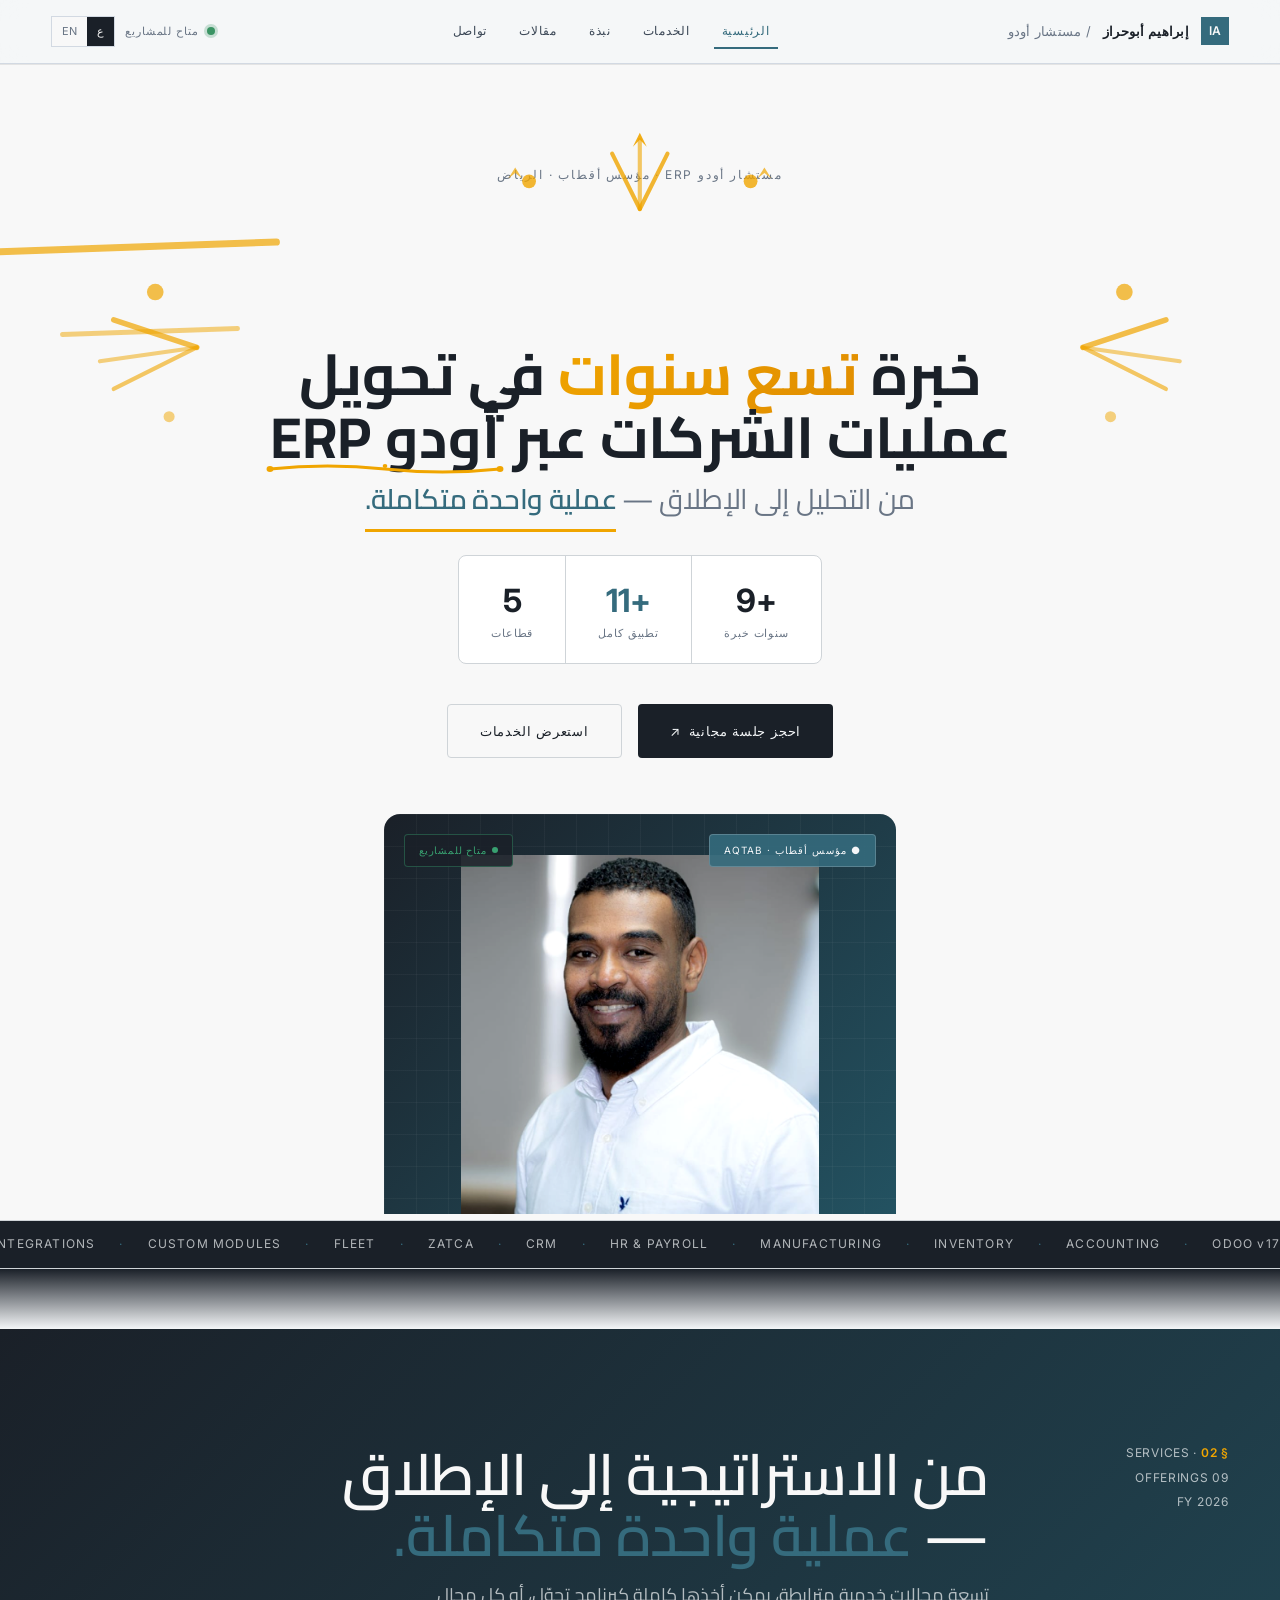
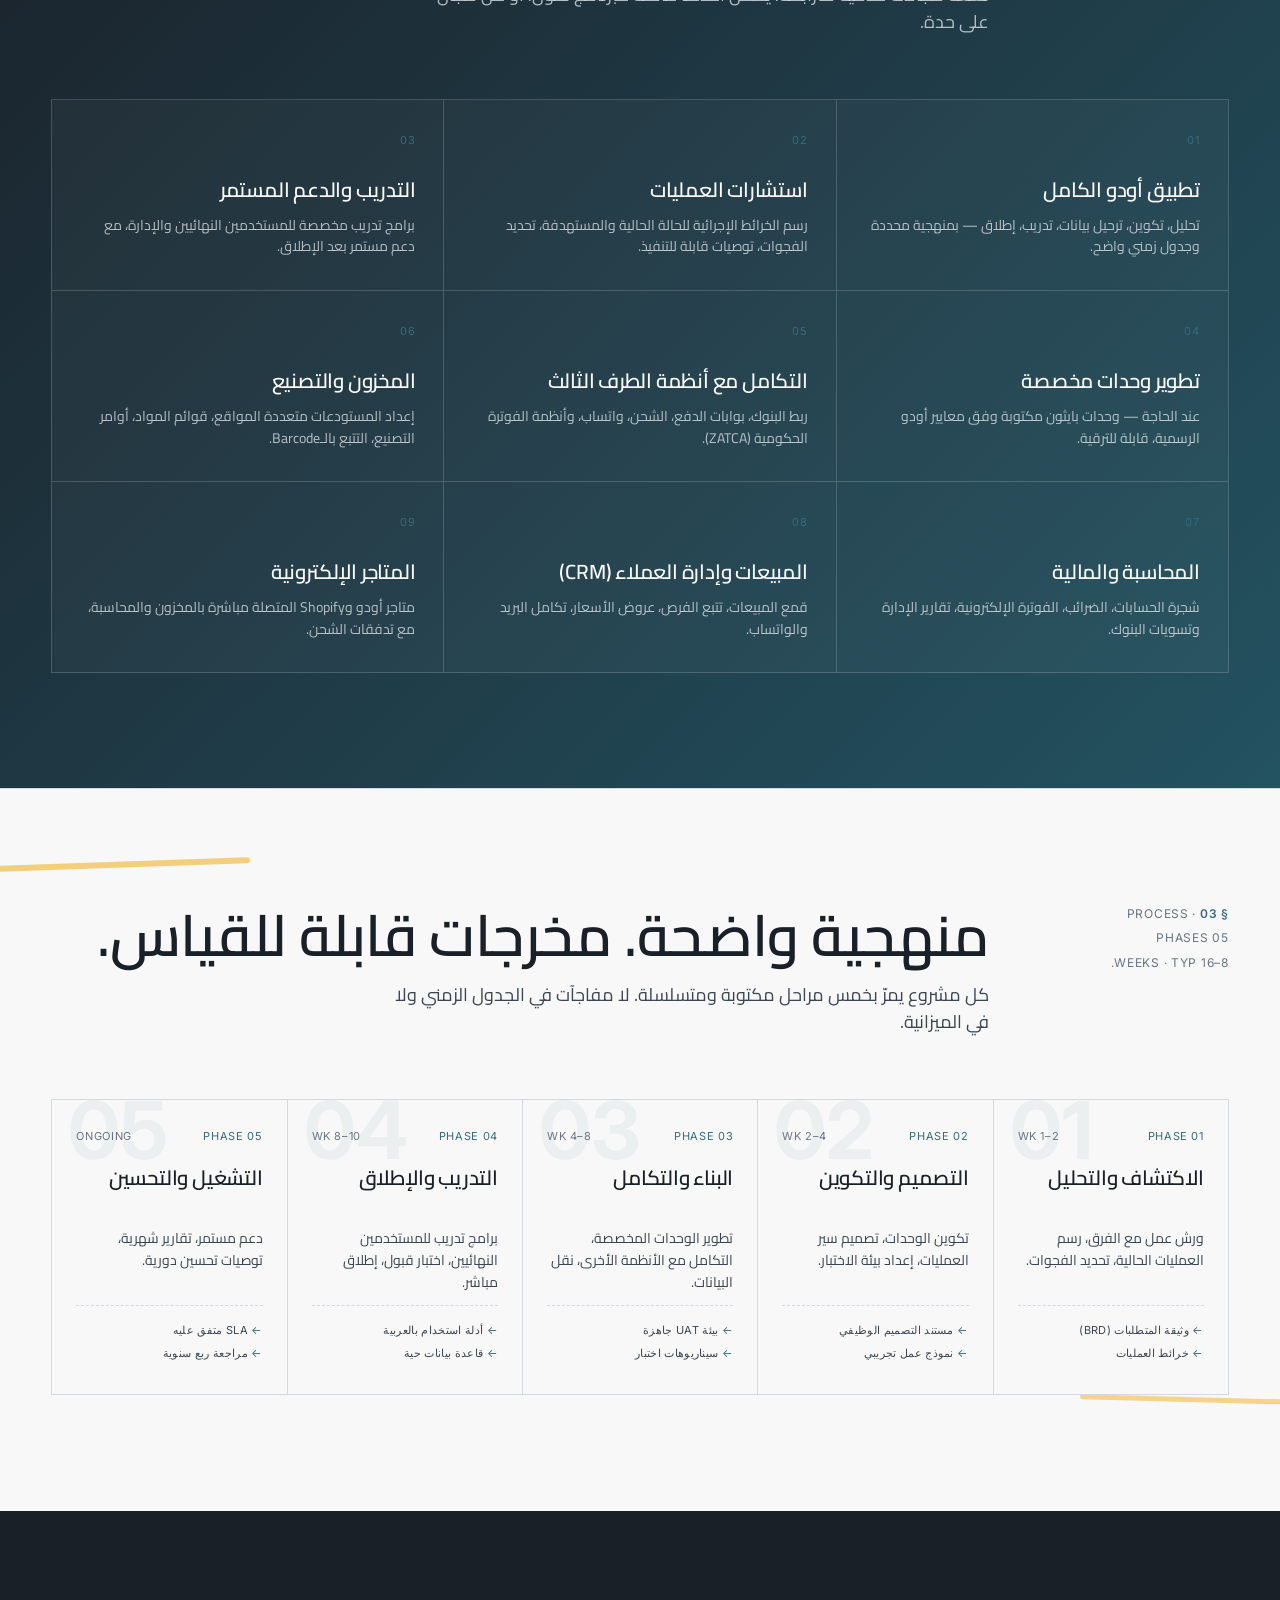
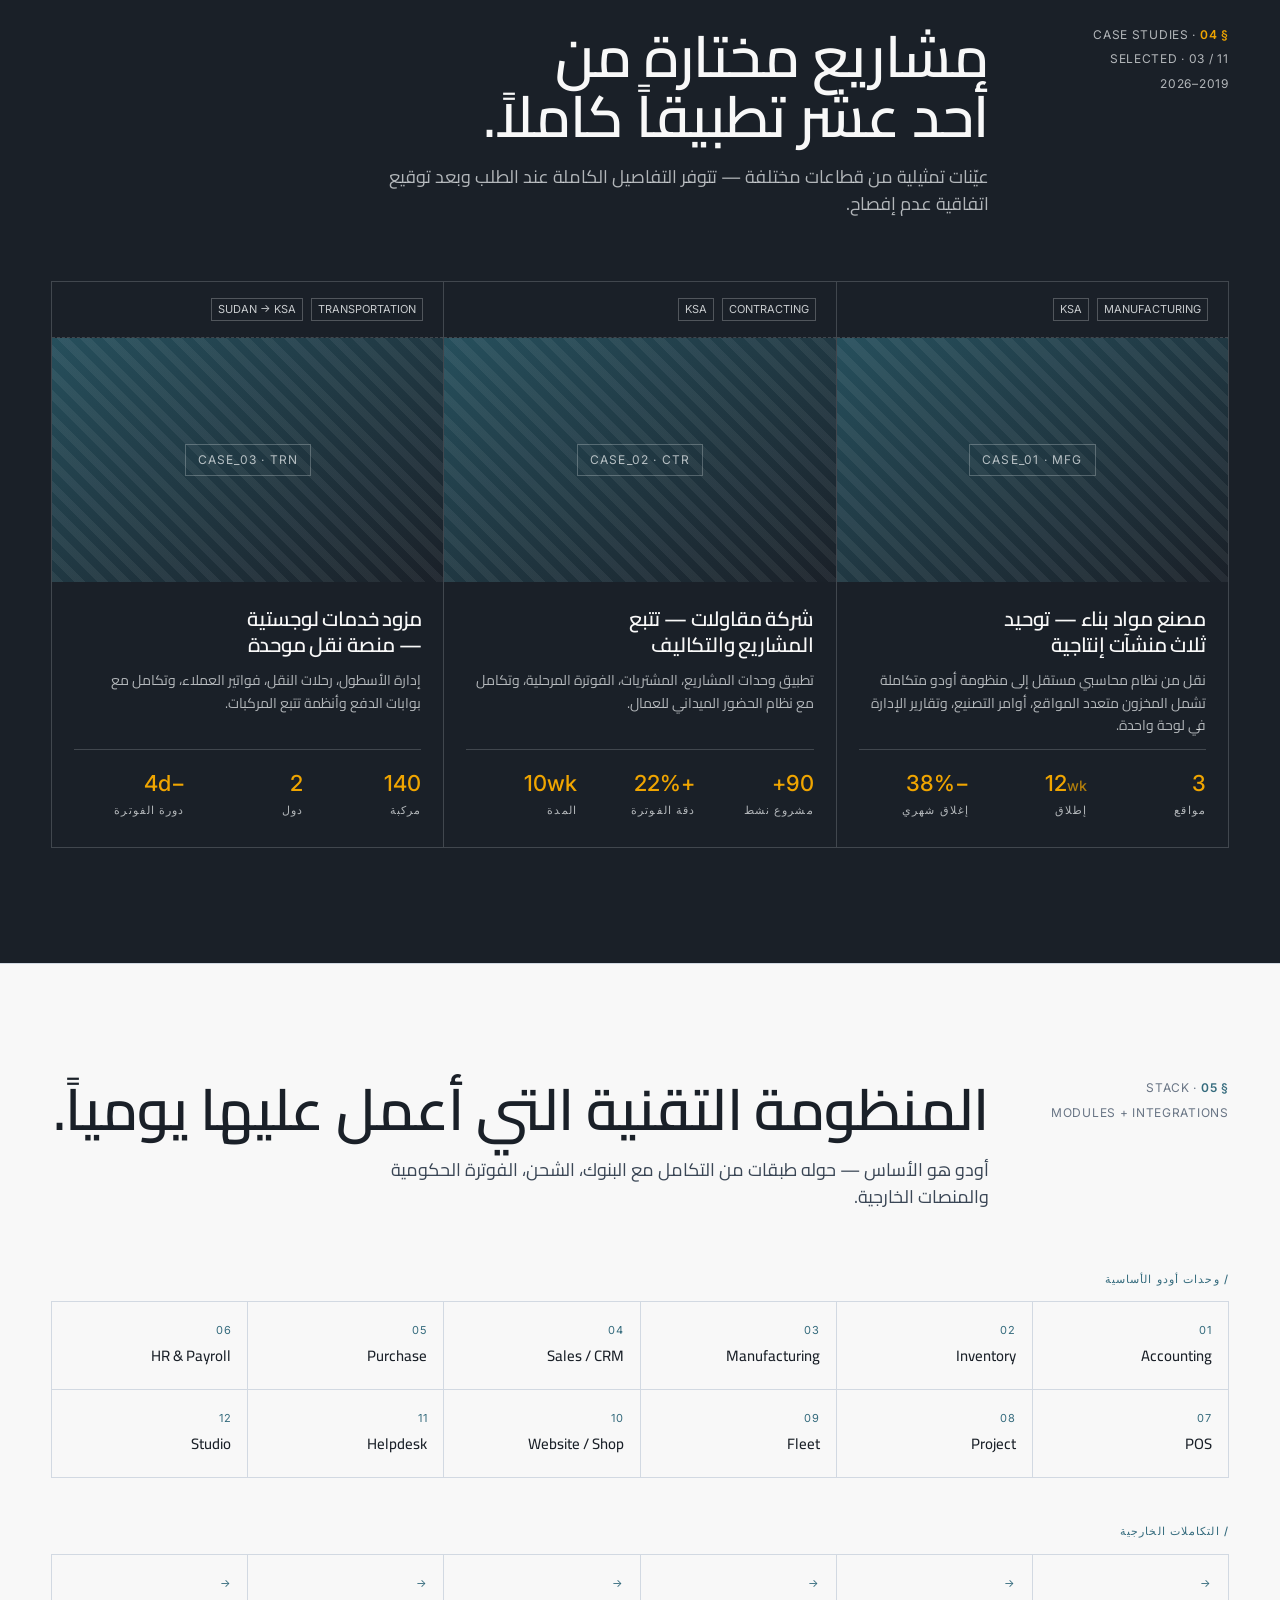
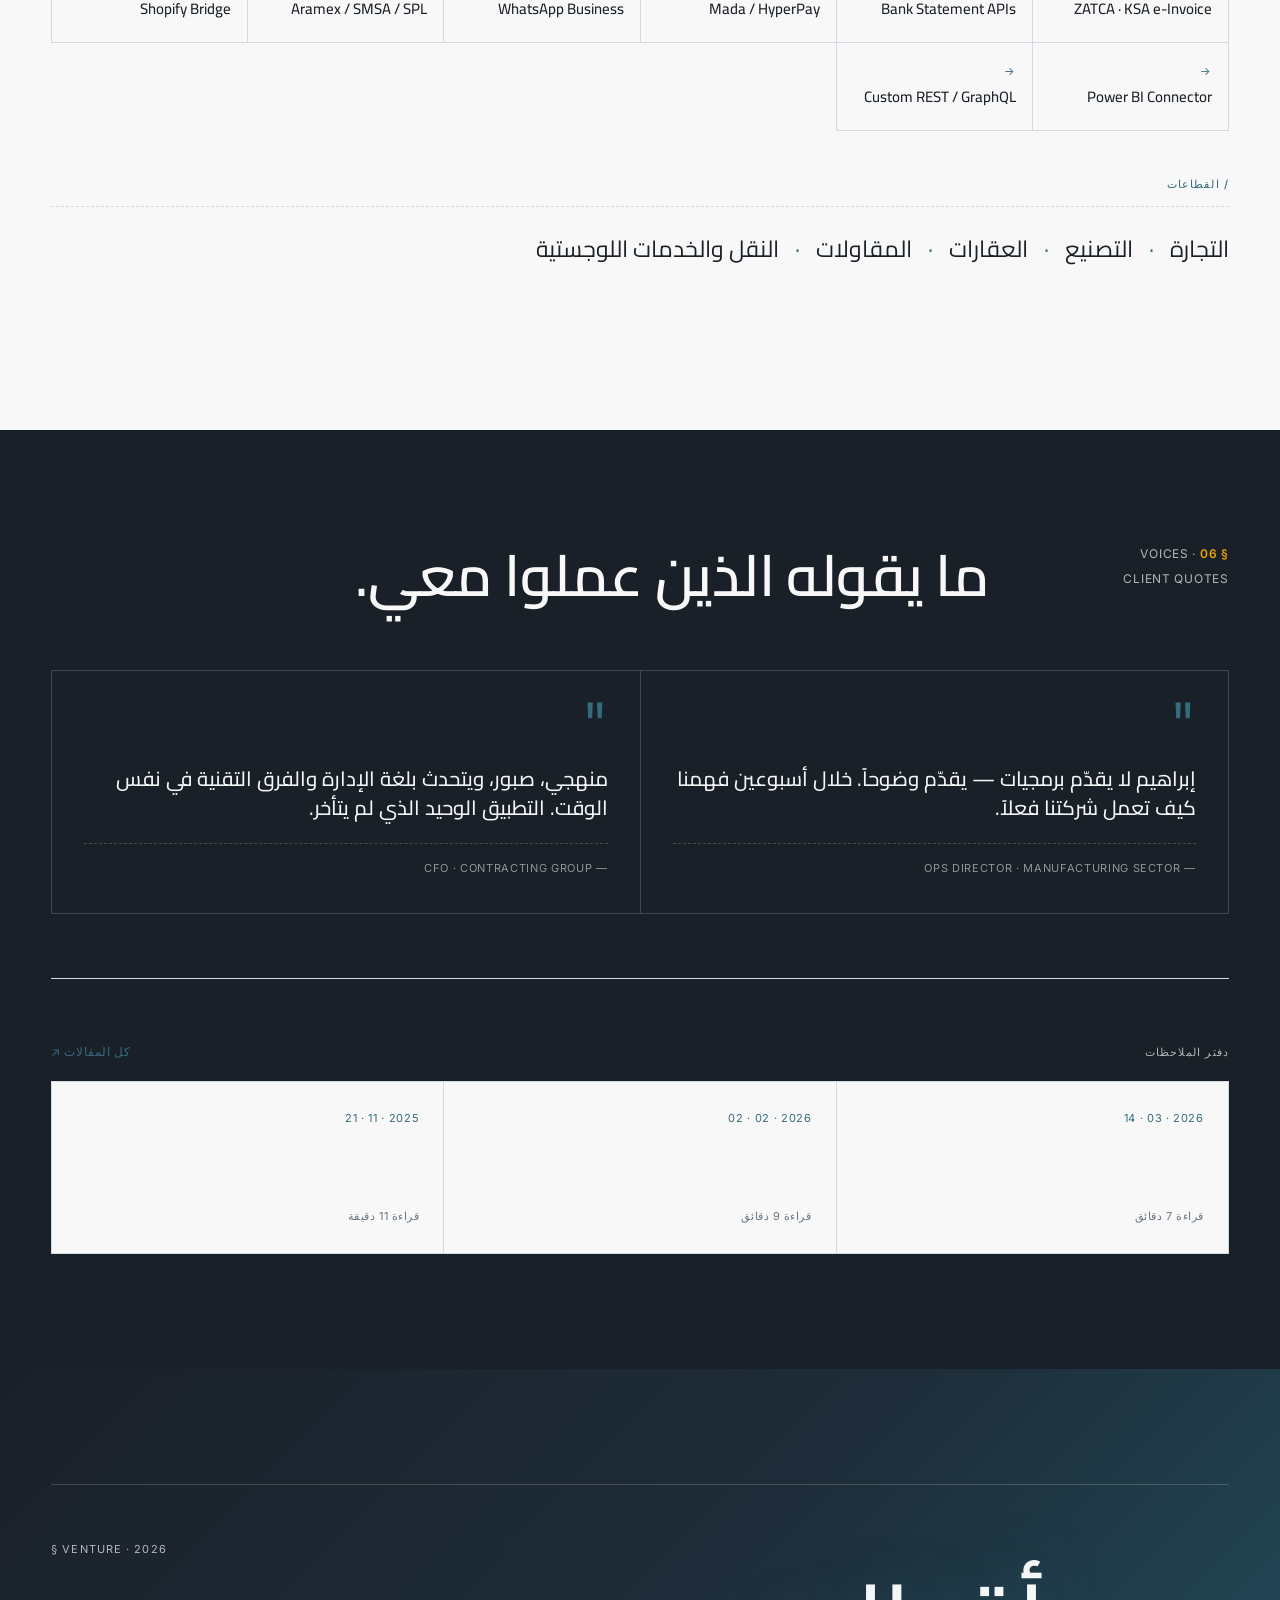
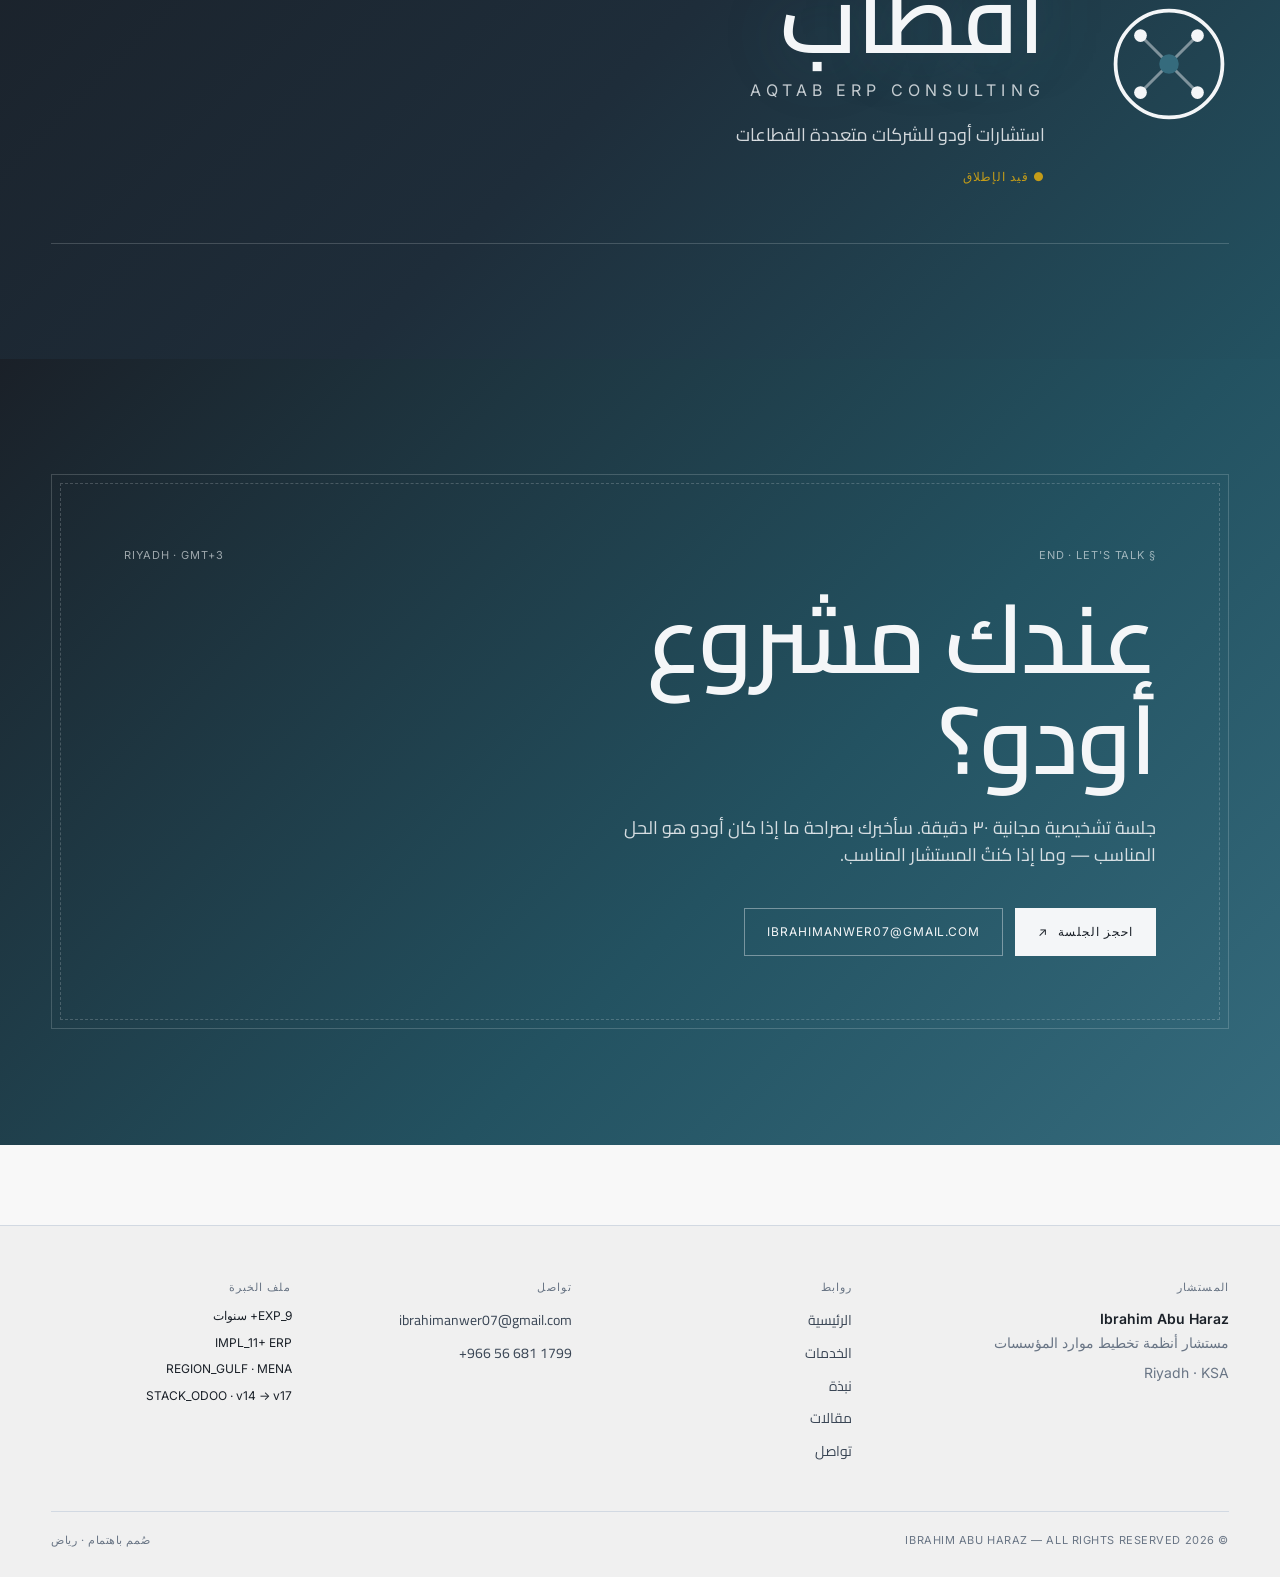
<file: index.html>
<!DOCTYPE html>
<html lang="ar" dir="rtl">
<head>
<meta charset="UTF-8" />
<meta name="viewport" content="width=device-width, initial-scale=1.0" />
<title>Ibrahim Abu Haraz — Odoo ERP Consultant</title>
<meta name="description" content="Odoo ERP Consultant — 9+ years transforming multi-sector businesses across the Gulf Region. Implementation, integration, training, and custom development." />
<link rel="preconnect" href="https://fonts.googleapis.com" />
<link rel="preconnect" href="https://fonts.gstatic.com" crossorigin />
<link href="https://fonts.googleapis.com/css2?family=Inter:wght@300;400;500;600;700;800&family=Cairo:wght@300;400;500;600;700;800&display=swap" rel="stylesheet" />
<link rel="stylesheet" href="assets/shared.css" />
<link rel="stylesheet" href="assets/home.css" />
<style>
/* Services gradient */
#services { background: linear-gradient(135deg, #1a2028 0%, #235261 100%) !important; }

/* Quotes fix */
.quote blockquote { color: #f4f6f8 !important; }
.quote-mark { color: #356b7d !important; }
.quote figcaption { color: rgba(244,246,248,0.55) !important; }
.quote { border-color: rgba(244,246,248,0.18) !important; }

/* Venture gradient */
#venture { background: linear-gradient(135deg, #1a2028 0%, #1e2d3a 50%, #235261 100%) !important; }
#venture .h-display { text-shadow: 0 0 60px rgba(53,107,125,0.4); }

/* Stack tiles hover */
.tile { transition: all 200ms ease; }
.tile:hover { background: #e0eff4; border-inline-start: 3px solid #356b7d; transform: translateY(-2px); }

/* Smooth scroll */
html { scroll-behavior: smooth; }

/* Ticker */
.ticker-track {
  display: flex;
  gap: 24px;
  font-family: var(--f-mono);
  font-size: 12px;
  letter-spacing: 0.1em;
  color: rgba(244,246,248,0.7);
  white-space: nowrap;
  flex-shrink: 0;
  animation: tick 60s linear infinite;
}
.ticker-track > span:nth-child(even) { color: #356b7d; }
@keyframes tick { from { transform: translateX(0); } to { transform: translateX(-100%); } }

/* Burst decoration */
@keyframes burst-float {
  0%, 100% { transform: translateY(0px) rotate(0deg); }
  50% { transform: translateY(-6px) rotate(2deg); }
}
@keyframes burst-pulse {
  0%, 100% { opacity: 0.7; transform: scale(1); }
  50% { opacity: 1; transform: scale(1.15); }
}
.burst-svg { animation: burst-float 4s ease-in-out infinite; }
.burst-dot { animation: burst-pulse 2s ease-in-out infinite; }
</style>
</head>
<body>

<div id="site-header"></div>

<!-- HERO NEW -->
<section class="hero-new" style="
  padding: clamp(60px,8vw,120px) 0 0;
  text-align: center;
  background: #f8f8f8;
  overflow: hidden;
">
  <div class="wrap">

    <!-- Main headline -->
    <p style="
      font-family: var(--f-mono);
      font-size: 12px;
      letter-spacing: 0.15em;
      color: #697585;
      text-transform: uppercase;
      margin-bottom: 24px;
    ">مستشار أودو ERP · مؤسس أقطاب · الرياض</p>

    <div style="position:relative; display:inline-block; text-align:center; width:100%;">

      <!-- Burst SVG decoration -->
      <svg class="burst-svg" aria-hidden="true" style="
        position:absolute; inset:0; width:100%; height:100%;
        pointer-events:none; overflow:visible; z-index:0;
      " viewBox="0 0 800 200">
        <!-- Top burst lines -->
        <line x1="400" y1="0" x2="380" y2="-40" stroke="#f0a500" stroke-width="3" stroke-linecap="round" opacity="0.8"/>
        <line x1="400" y1="0" x2="420" y2="-40" stroke="#f0a500" stroke-width="3" stroke-linecap="round" opacity="0.8"/>
        <line x1="400" y1="0" x2="400" y2="-50" stroke="#f0a500" stroke-width="3" stroke-linecap="round" opacity="0.6"/>
        <!-- Left burst lines -->
        <line x1="80" y1="100" x2="20" y2="80" stroke="#f0a500" stroke-width="4" stroke-linecap="round" opacity="0.7"/>
        <line x1="80" y1="100" x2="10" y2="110" stroke="#f0a500" stroke-width="3" stroke-linecap="round" opacity="0.5"/>
        <line x1="80" y1="100" x2="20" y2="130" stroke="#f0a500" stroke-width="3" stroke-linecap="round" opacity="0.6"/>
        <!-- Right burst lines -->
        <line x1="720" y1="100" x2="780" y2="80" stroke="#f0a500" stroke-width="4" stroke-linecap="round" opacity="0.7"/>
        <line x1="720" y1="100" x2="790" y2="110" stroke="#f0a500" stroke-width="3" stroke-linecap="round" opacity="0.5"/>
        <line x1="720" y1="100" x2="780" y2="130" stroke="#f0a500" stroke-width="3" stroke-linecap="round" opacity="0.6"/>
        <!-- Gold dots -->
        <circle class="burst-dot" cx="320" cy="-20" r="5" fill="#f0a500" opacity="0.8"/>
        <circle class="burst-dot" cx="480" cy="-20" r="5" fill="#f0a500" opacity="0.8"/>
        <circle class="burst-dot" cx="50" cy="60" r="6" fill="#f0a500" opacity="0.7"/>
        <circle class="burst-dot" cx="750" cy="60" r="6" fill="#f0a500" opacity="0.7"/>
        <circle class="burst-dot" cx="60" cy="150" r="4" fill="#f0a500" opacity="0.5"/>
        <circle class="burst-dot" cx="740" cy="150" r="4" fill="#f0a500" opacity="0.5"/>
        <!-- Small diamonds -->
        <polygon points="400,-55 405,-45 400,-50 395,-45" fill="#f0a500" opacity="0.9"/>
        <polygon points="310,-30 315,-22 310,-26 305,-22" fill="#f0a500" opacity="0.7"/>
        <polygon points="490,-30 495,-22 490,-26 485,-22" fill="#f0a500" opacity="0.7"/>
      </svg>

      <!-- The actual headline -->
      <div style="position:relative; z-index:1;">
        <h6 style="
          font-family: var(--f-sans);
          font-size: clamp(28px, 4.5vw, 58px);
          font-weight: 700;
          line-height: 1.1;
          color: #1a2028;
          margin-bottom: 16px;
          text-wrap: balance;
        ">
          خبرة <span style="
            background: linear-gradient(135deg, #f0a500, #e08c00);
            -webkit-background-clip: text;
            -webkit-text-fill-color: transparent;
            background-clip: text;
          ">تسع سنوات</span> في تحويل
          <br/>عمليات الشركات عبر <span style="
  position: relative;
  display: inline-block;
  color: #1a2028;
  white-space: nowrap;
">
  أودو ERP
  <svg aria-hidden="true" style="
    position:absolute;
    bottom:-8px;
    inset-inline-start:0;
    width:100%;
    height:16px;
    overflow:visible;
  " preserveAspectRatio="none" viewBox="0 0 200 16">
    <path d="M0 8 Q50 2 100 8 Q150 14 200 8"
      stroke="#f0a500" stroke-width="3"
      fill="none" stroke-linecap="round"/>
    <circle cx="0" cy="8" r="3" fill="#f0a500"/>
    <circle cx="200" cy="8" r="3" fill="#f0a500"/>
    <circle cx="100" cy="5" r="2" fill="#f0a500"/>
  </svg>
</span>
        </h6>
      </div>

    </div>

    <h2 style="
      font-family: var(--f-sans);
      font-size: clamp(18px, 2.5vw, 28px);
      font-weight: 400;
      color: #697585;
      margin-bottom: 40px;
      text-wrap: balance;
    ">
      من التحليل إلى الإطلاق —
      <span style="
        color: #356b7d;
        font-weight: 600;
        border-bottom: 3px solid #f0a500;
        padding-bottom: 4px;
      ">عملية واحدة متكاملة.</span>
    </h2>

    <!-- Stats row -->
    <div style="
      display: inline-flex;
      gap: 0;
      border: 1px solid #cfd4d8;
      border-radius: 8px;
      overflow: hidden;
      margin-bottom: 40px;
      background: white;
    ">
      <div style="padding: 20px 32px; border-inline-end: 1px solid #cfd4d8;">
        <div style="font-family:var(--f-mono); font-size:32px; font-weight:700; color:#1a2028;">+9</div>
        <div style="font-family:var(--f-mono); font-size:11px; color:#697585; letter-spacing:0.08em;">سنوات خبرة</div>
      </div>
      <div style="padding: 20px 32px; border-inline-end: 1px solid #cfd4d8;">
        <div style="font-family:var(--f-mono); font-size:32px; font-weight:700; color:#356b7d;">+11</div>
        <div style="font-family:var(--f-mono); font-size:11px; color:#697585; letter-spacing:0.08em;">تطبيق كامل</div>
      </div>
      <div style="padding: 20px 32px;">
        <div style="font-family:var(--f-mono); font-size:32px; font-weight:700; color:#1a2028;">5</div>
        <div style="font-family:var(--f-mono); font-size:11px; color:#697585; letter-spacing:0.08em;">قطاعات</div>
      </div>
    </div>

    <!-- CTA buttons -->
    <div style="
      display: flex;
      gap: 16px;
      justify-content: center;
      flex-wrap: wrap;
      margin-bottom: 56px;
    ">
      <a href="contact.html" style="
        display: inline-flex;
        align-items: center;
        gap: 8px;
        padding: 16px 32px;
        background: #1a2028;
        color: #f4f6f8;
        font-family: var(--f-mono);
        font-size: 13px;
        letter-spacing: 0.06em;
        text-decoration: none;
        border-radius: 4px;
        transition: background 200ms;
      ">
        <span class="lang-ar">احجز جلسة مجانية</span>
        <span class="lang-en">Book free session</span>
        ↗
      </a>
      <a href="services.html" style="
        display: inline-flex;
        align-items: center;
        gap: 8px;
        padding: 16px 32px;
        background: transparent;
        color: #1a2028;
        font-family: var(--f-mono);
        font-size: 13px;
        letter-spacing: 0.06em;
        text-decoration: none;
        border: 1px solid #cfd4d8;
        border-radius: 4px;
        transition: all 200ms;
      ">
        <span class="lang-ar">استعرض الخدمات</span>
        <span class="lang-en">Explore services</span>
      </a>
    </div>

    <!-- Portrait + AQTAB badge -->
    <div style="
      position: relative;
      display: inline-block;
      margin-bottom: -4px;
    ">
      <!-- Dark backdrop -->
      <div style="
        width: clamp(280px, 40vw, 520px);
        height: clamp(240px, 32vw, 400px);
        background: linear-gradient(135deg, #1a2028 0%, #235261 100%);
        border-radius: 16px 16px 0 0;
        display: flex;
        align-items: flex-end;
        justify-content: center;
        padding-top: 40px;
        overflow: hidden;
        position: relative;
      ">
        <!-- Grid pattern overlay -->
        <div style="
          position: absolute;
          inset: 0;
          background-image: linear-gradient(rgba(244,246,248,0.04) 1px, transparent 1px),
                            linear-gradient(90deg, rgba(244,246,248,0.04) 1px, transparent 1px);
          background-size: 32px 32px;
        "></div>

        <!-- Portrait -->
        <img src="assets/portrait.png" alt="Ibrahim Abu Haraz" style="
          width: clamp(180px, 28vw, 360px);
          height: auto;
          object-fit: cover;
          object-position: top;
          position: relative;
          z-index: 1;
          filter: saturate(0.9) contrast(1.05);
        "/>

        <!-- AQTAB badge -->
        <div style="
          position: absolute;
          top: 20px;
          inset-inline-start: 20px;
          background: rgba(53,107,125,0.9);
          border: 1px solid rgba(244,246,248,0.2);
          padding: 8px 14px;
          border-radius: 4px;
          font-family: var(--f-mono);
          font-size: 10px;
          color: #f4f6f8;
          letter-spacing: 0.1em;
          z-index: 2;
        ">● مؤسس أقطاب · AQTAB</div>

        <!-- Available badge -->
        <div style="
          position: absolute;
          top: 20px;
          inset-inline-end: 20px;
          background: rgba(26,32,40,0.85);
          border: 1px solid rgba(56,160,112,0.4);
          padding: 8px 14px;
          border-radius: 4px;
          font-family: var(--f-mono);
          font-size: 10px;
          color: #38a070;
          letter-spacing: 0.08em;
          z-index: 2;
          display: flex;
          align-items: center;
          gap: 6px;
        ">
          <span style="width:6px;height:6px;border-radius:50%;background:#38a070;display:inline-block;"></span>
          متاح للمشاريع
        </div>
      </div>
    </div>

    <!-- Ticker -->
    <div style="
      border-top: 1px solid #cfd4d8;
      border-bottom: 1px solid #cfd4d8;
      background: #1a2028;
      padding-block: 14px;
      overflow: hidden;
      display: flex;
      gap: 24px;
      margin-inline: calc(var(--pad) * -1);
    ">
      <div class="ticker-track">
        <span>ODOO v17</span><span>·</span>
        <span>ACCOUNTING</span><span>·</span>
        <span>INVENTORY</span><span>·</span>
        <span>MANUFACTURING</span><span>·</span>
        <span>HR & PAYROLL</span><span>·</span>
        <span>CRM</span><span>·</span>
        <span>ZATCA</span><span>·</span>
        <span>FLEET</span><span>·</span>
        <span>CUSTOM MODULES</span><span>·</span>
        <span>API INTEGRATIONS</span><span>·</span>
      </div>
      <div class="ticker-track" aria-hidden="true">
        <span>ODOO v17</span><span>·</span>
        <span>ACCOUNTING</span><span>·</span>
        <span>INVENTORY</span><span>·</span>
        <span>MANUFACTURING</span><span>·</span>
        <span>HR & PAYROLL</span><span>·</span>
        <span>CRM</span><span>·</span>
        <span>ZATCA</span><span>·</span>
        <span>FLEET</span><span>·</span>
        <span>CUSTOM MODULES</span><span>·</span>
        <span>API INTEGRATIONS</span><span>·</span>
      </div>
    </div>

  </div>
</section>
<!-- END HERO NEW -->

<div style="height:60px; background:linear-gradient(to bottom, #1a2028, #f4f6f8);"></div>

<section class="section section-dark" id="services" data-screen-label="02 Services">
  <div class="wrap">
    <div class="section-head">
      <div class="meta">
        <span><b>§ 02</b> · SERVICES</span>
        <span>09 OFFERINGS</span>
        <span>FY <span data-year>2026</span></span>
      </div>
      <div class="title">
        <h2 class="h-1">
          <span class="lang-ar">من الاستراتيجية إلى الإطلاق — <em style="color:var(--teal); font-style:normal;">عملية واحدة متكاملة.</em></span>
          <span class="lang-en">From strategy to go-live — <em style="color:var(--teal); font-style:normal;">one integrated practice.</em></span>
        </h2>
        <p class="lede">
          <span class="lang-ar">تسعة مجالات خدمية مترابطة، يمكن أخذها كاملة كبرنامج تحوّل، أو كل مجال على حدة.</span>
          <span class="lang-en">Nine connected practice areas — engage them as one transformation programme, or pick the ones you need.</span>
        </p>
      </div>
    </div>
    <ol class="svc-grid">
      <li class="svc"><div class="svc-num">01</div><h3 class="h-3"><span class="lang-ar">تطبيق أودو الكامل</span><span class="lang-en">Odoo Implementation</span></h3><p><span class="lang-ar">تحليل، تكوين، ترحيل بيانات، تدريب، إطلاق — بمنهجية محددة وجدول زمني واضح.</span><span class="lang-en">Discovery, configuration, data migration, training, go-live — fixed methodology, clear timeline.</span></p></li>
      <li class="svc"><div class="svc-num">02</div><h3 class="h-3"><span class="lang-ar">استشارات العمليات</span><span class="lang-en">Business Process Consulting</span></h3><p><span class="lang-ar">رسم الخرائط الإجرائية للحالة الحالية والمستهدفة، تحديد الفجوات، توصيات قابلة للتنفيذ.</span><span class="lang-en">As-is / to-be process mapping, gap analysis, and recommendations you can actually execute.</span></p></li>
      <li class="svc"><div class="svc-num">03</div><h3 class="h-3"><span class="lang-ar">التدريب والدعم المستمر</span><span class="lang-en">Training & Ongoing Support</span></h3><p><span class="lang-ar">برامج تدريب مخصصة للمستخدمين النهائيين والإدارة، مع دعم مستمر بعد الإطلاق.</span><span class="lang-en">Tailored training programmes for end-users and leadership, plus post-go-live retainer support.</span></p></li>
      <li class="svc"><div class="svc-num">04</div><h3 class="h-3"><span class="lang-ar">تطوير وحدات مخصصة</span><span class="lang-en">Custom Module Development</span></h3><p><span class="lang-ar">عند الحاجة — وحدات بايثون مكتوبة وفق معايير أودو الرسمية، قابلة للترقية.</span><span class="lang-en">When needed — Python modules written to official Odoo standards, upgrade-safe.</span></p></li>
      <li class="svc"><div class="svc-num">05</div><h3 class="h-3"><span class="lang-ar">التكامل مع أنظمة الطرف الثالث</span><span class="lang-en">Third-Party Integrations</span></h3><p><span class="lang-ar">ربط البنوك، بوابات الدفع، الشحن، واتساب، وأنظمة الفوترة الحكومية (ZATCA).</span><span class="lang-en">Banks, payment gateways, shipping, WhatsApp, and government e-invoicing (ZATCA).</span></p></li>
      <li class="svc"><div class="svc-num">06</div><h3 class="h-3"><span class="lang-ar">المخزون والتصنيع</span><span class="lang-en">Inventory & Manufacturing</span></h3><p><span class="lang-ar">إعداد المستودعات متعددة المواقع، قوائم المواد، أوامر التصنيع، التتبع بالـBarcode.</span><span class="lang-en">Multi-warehouse setup, BOMs, work orders, routing, and barcode tracking.</span></p></li>
      <li class="svc"><div class="svc-num">07</div><h3 class="h-3"><span class="lang-ar">المحاسبة والمالية</span><span class="lang-en">Accounting & Finance</span></h3><p><span class="lang-ar">شجرة الحسابات، الضرائب، الفوترة الإلكترونية، تقارير الإدارة وتسويات البنوك.</span><span class="lang-en">Chart of accounts, taxes, e-invoicing, management reports, and bank reconciliation.</span></p></li>
      <li class="svc"><div class="svc-num">08</div><h3 class="h-3"><span class="lang-ar">المبيعات وإدارة العملاء (CRM)</span><span class="lang-en">CRM & Sales</span></h3><p><span class="lang-ar">قمع المبيعات، تتبع الفرص، عروض الأسعار، تكامل البريد والواتساب.</span><span class="lang-en">Pipelines, opportunity tracking, quotations, and email / WhatsApp integration.</span></p></li>
      <li class="svc"><div class="svc-num">09</div><h3 class="h-3"><span class="lang-ar">المتاجر الإلكترونية</span><span class="lang-en">E-Commerce Setup</span></h3><p><span class="lang-ar">متاجر أودو وShopify المتصلة مباشرة بالمخزون والمحاسبة، مع تدفقات الشحن.</span><span class="lang-en">Odoo / Shopify storefronts wired into inventory and accounting with shipping flows.</span></p></li>
    </ol>
  </div>
</section>

<section class="section" id="process" data-screen-label="03 Process" style="background: #f8f8f8; position: relative; overflow: hidden;">
  <div class="wrap">

    <!-- Process streaks -->
    <span aria-hidden="true" style="
      position:absolute; top:10%; inset-inline-end:-30px;
      width:280px; height:6px; background:#f0a500;
      border-radius:3px; opacity:0.5; transform:rotate(-2deg);
      pointer-events:none;"></span>

    <span aria-hidden="true" style="
      position:absolute; bottom:15%; inset-inline-start:-20px;
      width:220px; height:5px; background:#f0a500;
      border-radius:3px; opacity:0.45; transform:rotate(1.5deg);
      pointer-events:none;"></span>

    <div class="section-head">
      <div class="meta"><span><b>§ 03</b> · PROCESS</span><span>05 PHASES</span><span>8–16 WEEKS · TYP.</span></div>
      <div class="title">
        <h2 class="h-1"><span class="lang-ar">منهجية واضحة. مخرجات قابلة للقياس.</span><span class="lang-en">A clear method. Measurable outputs.</span></h2>
        <p class="lede"><span class="lang-ar">كل مشروع يمرّ بخمس مراحل مكتوبة ومتسلسلة. لا مفاجآت في الجدول الزمني ولا في الميزانية.</span><span class="lang-en">Every engagement runs through five documented phases. No timeline or budget surprises.</span></p>
      </div>
    </div>
    <div class="process-grid">
      <div class="phase"><span style="position:absolute; top:-10px; inset-inline-end: 16px; font-family:var(--f-mono); font-size:80px; font-weight:700; color:rgba(53,107,125,0.06); line-height:1; pointer-events:none;">01</span><div class="phase-head"><span class="phase-num">PHASE 01</span><span class="phase-weeks">WK 1–2</span></div><h3 class="h-3"><span class="lang-ar">الاكتشاف والتحليل</span><span class="lang-en">Discover & Analyse</span></h3><p><span class="lang-ar">ورش عمل مع الفرق، رسم العمليات الحالية، تحديد الفجوات.</span><span class="lang-en">Workshops with teams, as-is mapping, gap analysis.</span></p><ul class="phase-bullets"><li><span class="lang-ar">وثيقة المتطلبات (BRD)</span><span class="lang-en">Business Requirements Doc</span></li><li><span class="lang-ar">خرائط العمليات</span><span class="lang-en">Process maps</span></li></ul></div>
      <div class="phase"><span style="position:absolute; top:-10px; inset-inline-end: 16px; font-family:var(--f-mono); font-size:80px; font-weight:700; color:rgba(53,107,125,0.06); line-height:1; pointer-events:none;">02</span><div class="phase-head"><span class="phase-num">PHASE 02</span><span class="phase-weeks">WK 2–4</span></div><h3 class="h-3"><span class="lang-ar">التصميم والتكوين</span><span class="lang-en">Design & Configure</span></h3><p><span class="lang-ar">تكوين الوحدات، تصميم سير العمليات، إعداد بيئة الاختبار.</span><span class="lang-en">Module configuration, workflow design, sandbox environment.</span></p><ul class="phase-bullets"><li><span class="lang-ar">مستند التصميم الوظيفي</span><span class="lang-en">Functional design doc</span></li><li><span class="lang-ar">نموذج عمل تجريبي</span><span class="lang-en">Working prototype</span></li></ul></div>
      <div class="phase"><span style="position:absolute; top:-10px; inset-inline-end: 16px; font-family:var(--f-mono); font-size:80px; font-weight:700; color:rgba(53,107,125,0.06); line-height:1; pointer-events:none;">03</span><div class="phase-head"><span class="phase-num">PHASE 03</span><span class="phase-weeks">WK 4–8</span></div><h3 class="h-3"><span class="lang-ar">البناء والتكامل</span><span class="lang-en">Build & Integrate</span></h3><p><span class="lang-ar">تطوير الوحدات المخصصة، التكامل مع الأنظمة الأخرى، نقل البيانات.</span><span class="lang-en">Custom modules, third-party integrations, data migration.</span></p><ul class="phase-bullets"><li><span class="lang-ar">بيئة UAT جاهزة</span><span class="lang-en">UAT-ready environment</span></li><li><span class="lang-ar">سيناريوهات اختبار</span><span class="lang-en">Test scenarios</span></li></ul></div>
      <div class="phase"><span style="position:absolute; top:-10px; inset-inline-end: 16px; font-family:var(--f-mono); font-size:80px; font-weight:700; color:rgba(53,107,125,0.06); line-height:1; pointer-events:none;">04</span><div class="phase-head"><span class="phase-num">PHASE 04</span><span class="phase-weeks">WK 8–10</span></div><h3 class="h-3"><span class="lang-ar">التدريب والإطلاق</span><span class="lang-en">Train & Go-Live</span></h3><p><span class="lang-ar">برامج تدريب للمستخدمين النهائيين، اختبار قبول، إطلاق مباشر.</span><span class="lang-en">End-user training, acceptance testing, controlled go-live.</span></p><ul class="phase-bullets"><li><span class="lang-ar">أدلة استخدام بالعربية</span><span class="lang-en">Arabic user manuals</span></li><li><span class="lang-ar">قاعدة بيانات حية</span><span class="lang-en">Live production DB</span></li></ul></div>
      <div class="phase"><span style="position:absolute; top:-10px; inset-inline-end: 16px; font-family:var(--f-mono); font-size:80px; font-weight:700; color:rgba(53,107,125,0.06); line-height:1; pointer-events:none;">05</span><div class="phase-head"><span class="phase-num">PHASE 05</span><span class="phase-weeks">ONGOING</span></div><h3 class="h-3"><span class="lang-ar">التشغيل والتحسين</span><span class="lang-en">Operate & Improve</span></h3><p><span class="lang-ar">دعم مستمر، تقارير شهرية، توصيات تحسين دورية.</span><span class="lang-en">Retainer support, monthly reports, continuous improvement.</span></p><ul class="phase-bullets"><li><span class="lang-ar">SLA متفق عليه</span><span class="lang-en">Agreed SLA</span></li><li><span class="lang-ar">مراجعة ربع سنوية</span><span class="lang-en">Quarterly review</span></li></ul></div>
    </div>
  </div>
</section>

<section class="section section-dark" id="cases" data-screen-label="04 Cases">
  <div class="wrap">
    <div class="section-head">
      <div class="meta"><span><b>§ 04</b> · CASE STUDIES</span><span>SELECTED · 03 / 11</span><span>2019–<span data-year>2026</span></span></div>
      <div class="title">
        <h2 class="h-1"><span class="lang-ar">مشاريع مختارة من أحد عشر تطبيقاً كاملاً.</span><span class="lang-en">Selected work from eleven full-cycle implementations.</span></h2>
        <p class="lede"><span class="lang-ar">عيّنات تمثيلية من قطاعات مختلفة — تتوفر التفاصيل الكاملة عند الطلب وبعد توقيع اتفاقية عدم إفصاح.</span><span class="lang-en">Representative samples across sectors — full details available on request under NDA.</span></p>
      </div>
    </div>
    <div class="cases-grid">
      <article class="case"><div class="case-tags"><span class="kbd">MANUFACTURING</span><span class="kbd">KSA</span></div><div class="case-thumb"><span class="case-thumb-label">CASE_01 · MFG</span></div><div class="case-body"><h3 class="h-3"><span class="lang-ar">مصنع مواد بناء — توحيد ثلاث منشآت إنتاجية</span><span class="lang-en">Building-materials plant — unifying three production sites</span></h3><p><span class="lang-ar">نقل من نظام محاسبي مستقل إلى منظومة أودو متكاملة تشمل المخزون متعدد المواقع، أوامر التصنيع، وتقارير الإدارة في لوحة واحدة.</span><span class="lang-en">Migrated from a standalone accounting tool to a unified Odoo stack covering multi-site inventory, manufacturing orders, and consolidated management dashboards.</span></p><div class="case-stats"><div><span class="stat-num">3</span><span class="label"><span class="lang-ar">مواقع</span><span class="lang-en">sites</span></span></div><div><span class="stat-num">12<span class="plus">wk</span></span><span class="label"><span class="lang-ar">إطلاق</span><span class="lang-en">to live</span></span></div><div><span class="stat-num">−38%</span><span class="label"><span class="lang-ar">إغلاق شهري</span><span class="lang-en">month-close</span></span></div></div></div></article>
      <article class="case"><div class="case-tags"><span class="kbd">CONTRACTING</span><span class="kbd">KSA</span></div><div class="case-thumb"><span class="case-thumb-label">CASE_02 · CTR</span></div><div class="case-body"><h3 class="h-3"><span class="lang-ar">شركة مقاولات — تتبع المشاريع والتكاليف</span><span class="lang-en">Contracting firm — project & cost tracking</span></h3><p><span class="lang-ar">تطبيق وحدات المشاريع، المشتريات، الفوترة المرحلية، وتكامل مع نظام الحضور الميداني للعمال.</span><span class="lang-en">Project, procurement and progress-billing modules wired to a field-attendance system for site labour.</span></p><div class="case-stats"><div><span class="stat-num">90+</span><span class="label"><span class="lang-ar">مشروع نشط</span><span class="lang-en">live projects</span></span></div><div><span class="stat-num">+22%</span><span class="label"><span class="lang-ar">دقة الفوترة</span><span class="lang-en">billing accuracy</span></span></div><div><span class="stat-num">10wk</span><span class="label"><span class="lang-ar">المدة</span><span class="lang-en">duration</span></span></div></div></div></article>
      <article class="case"><div class="case-tags"><span class="kbd">TRANSPORTATION</span><span class="kbd">SUDAN → KSA</span></div><div class="case-thumb"><span class="case-thumb-label">CASE_03 · TRN</span></div><div class="case-body"><h3 class="h-3"><span class="lang-ar">مزود خدمات لوجستية — منصة نقل موحدة</span><span class="lang-en">Logistics provider — unified transport platform</span></h3><p><span class="lang-ar">إدارة الأسطول، رحلات النقل، فواتير العملاء، وتكامل مع بوابات الدفع وأنظمة تتبع المركبات.</span><span class="lang-en">Fleet management, trip ledgers, customer invoicing, and integration with payment gateways and vehicle tracking.</span></p><div class="case-stats"><div><span class="stat-num">140</span><span class="label"><span class="lang-ar">مركبة</span><span class="lang-en">vehicles</span></span></div><div><span class="stat-num">2</span><span class="label"><span class="lang-ar">دول</span><span class="lang-en">countries</span></span></div><div><span class="stat-num">−4d</span><span class="label"><span class="lang-ar">دورة الفوترة</span><span class="lang-en">invoice cycle</span></span></div></div></div></article>
    </div>
  </div>
</section>

<section class="section" id="stack" data-screen-label="05 Stack">
  <div class="wrap">
    <div class="section-head">
      <div class="meta"><span><b>§ 05</b> · STACK</span><span>MODULES + INTEGRATIONS</span></div>
      <div class="title">
        <h2 class="h-1"><span class="lang-ar">المنظومة التقنية التي أعمل عليها يومياً.</span><span class="lang-en">The technical stack I work with daily.</span></h2>
        <p class="lede"><span class="lang-ar">أودو هو الأساس — حوله طبقات من التكامل مع البنوك، الشحن، الفوترة الحكومية والمنصات الخارجية.</span><span class="lang-en">Odoo at the core — layered with integrations to banking, shipping, government invoicing, and third-party platforms.</span></p>
      </div>
    </div>
    <div class="stack-block">
      <h4 class="stack-label"><span class="lang-ar">/ وحدات أودو الأساسية</span><span class="lang-en">/ Odoo core modules</span></h4>
      <div class="stack-grid">
        <div class="tile"><span class="tile-num">01</span><span class="tile-name">Accounting</span></div>
        <div class="tile"><span class="tile-num">02</span><span class="tile-name">Inventory</span></div>
        <div class="tile"><span class="tile-num">03</span><span class="tile-name">Manufacturing</span></div>
        <div class="tile"><span class="tile-num">04</span><span class="tile-name">Sales / CRM</span></div>
        <div class="tile"><span class="tile-num">05</span><span class="tile-name">Purchase</span></div>
        <div class="tile"><span class="tile-num">06</span><span class="tile-name">HR & Payroll</span></div>
        <div class="tile"><span class="tile-num">07</span><span class="tile-name">POS</span></div>
        <div class="tile"><span class="tile-num">08</span><span class="tile-name">Project</span></div>
        <div class="tile"><span class="tile-num">09</span><span class="tile-name">Fleet</span></div>
        <div class="tile"><span class="tile-num">10</span><span class="tile-name">Website / Shop</span></div>
        <div class="tile"><span class="tile-num">11</span><span class="tile-name">Helpdesk</span></div>
        <div class="tile"><span class="tile-num">12</span><span class="tile-name">Studio</span></div>
      </div>
    </div>
    <div class="stack-block">
      <h4 class="stack-label"><span class="lang-ar">/ التكاملات الخارجية</span><span class="lang-en">/ External integrations</span></h4>
      <div class="stack-grid">
        <div class="tile"><span class="tile-num">→</span><span class="tile-name">ZATCA · KSA e-Invoice</span></div>
        <div class="tile"><span class="tile-num">→</span><span class="tile-name">Bank Statement APIs</span></div>
        <div class="tile"><span class="tile-num">→</span><span class="tile-name">Mada / HyperPay</span></div>
        <div class="tile"><span class="tile-num">→</span><span class="tile-name">WhatsApp Business</span></div>
        <div class="tile"><span class="tile-num">→</span><span class="tile-name">Aramex / SMSA / SPL</span></div>
        <div class="tile"><span class="tile-num">→</span><span class="tile-name">Shopify Bridge</span></div>
        <div class="tile"><span class="tile-num">→</span><span class="tile-name">Power BI Connector</span></div>
        <div class="tile"><span class="tile-num">→</span><span class="tile-name">Custom REST / GraphQL</span></div>
      </div>
    </div>
    <div class="stack-block">
      <h4 class="stack-label"><span class="lang-ar">/ القطاعات</span><span class="lang-en">/ Industries served</span></h4>
      <div class="industries">
        <span><span class="lang-ar">التجارة</span><span class="lang-en">Trading</span></span><span class="dot">·</span>
        <span><span class="lang-ar">التصنيع</span><span class="lang-en">Manufacturing</span></span><span class="dot">·</span>
        <span><span class="lang-ar">العقارات</span><span class="lang-en">Real Estate</span></span><span class="dot">·</span>
        <span><span class="lang-ar">المقاولات</span><span class="lang-en">Contracting</span></span><span class="dot">·</span>
        <span><span class="lang-ar">النقل والخدمات اللوجستية</span><span class="lang-en">Transportation & Logistics</span></span>
      </div>
    </div>
  </div>
</section>

<section class="section section-dark" data-screen-label="06 Voices">
  <div class="wrap">
    <div class="section-head">
      <div class="meta"><span><b>§ 06</b> · VOICES</span><span>CLIENT QUOTES</span></div>
      <div class="title">
        <h2 class="h-1"><span class="lang-ar">ما يقوله الذين عملوا معي.</span><span class="lang-en">What people I've worked with say.</span></h2>
      </div>
    </div>
    <div class="quotes-grid">
      <figure class="quote">
        <div class="quote-mark mono">"</div>
        <blockquote>
          <span class="lang-ar">إبراهيم لا يقدّم برمجيات — يقدّم وضوحاً. خلال أسبوعين فهمنا كيف تعمل شركتنا فعلاً.</span>
          <span class="lang-en">Ibrahim doesn't deliver software — he delivers clarity. Within two weeks we understood how our company actually runs.</span>
        </blockquote>
        <figcaption><span class="mono">— OPS DIRECTOR · MANUFACTURING SECTOR</span></figcaption>
      </figure>
      <figure class="quote">
        <div class="quote-mark mono">"</div>
        <blockquote>
          <span class="lang-ar">منهجي، صبور، ويتحدث بلغة الإدارة والفرق التقنية في نفس الوقت. التطبيق الوحيد الذي لم يتأخر.</span>
          <span class="lang-en">Methodical, patient, and speaks both leadership and engineering. The only ERP rollout I've seen ship on time.</span>
        </blockquote>
        <figcaption><span class="mono">— CFO · CONTRACTING GROUP</span></figcaption>
      </figure>
    </div>
    <hr class="hr" style="margin-block: 64px; border-color: rgba(244,246,248,0.15);" />
    <div class="blog-block">
      <div class="blog-head">
        <span class="label"><span class="lang-ar">دفتر الملاحظات</span><span class="lang-en">Field Notes</span></span>
        <a href="articles.html" class="mono blog-all"><span class="lang-ar">كل المقالات ↗</span><span class="lang-en">All notes ↗</span></a>
      </div>
      <div class="blog-grid">
        <a class="blog-item" href="article-upgrade.html"><span class="mono blog-date">2026 · 03 · 14</span><h3 class="h-3"><span class="lang-ar">قائمة فحص قبل ترقية أودو من v15 إلى v17</span><span class="lang-en">A pre-flight checklist for upgrading Odoo v15 → v17</span></h3><span class="mono blog-read"><span class="lang-ar">قراءة 7 دقائق</span><span class="lang-en">7 min read</span></span></a>
        <a class="blog-item" href="article-coa.html"><span class="mono blog-date">2026 · 02 · 02</span><h3 class="h-3"><span class="lang-ar">كيف تُعدّ شجرة الحسابات لشركة مقاولات سعودية</span><span class="lang-en">Designing a chart of accounts for a Saudi contracting firm</span></h3><span class="mono blog-read"><span class="lang-ar">قراءة 9 دقائق</span><span class="lang-en">9 min read</span></span></a>
        <a class="blog-item" href="article-zatca.html"><span class="mono blog-date">2025 · 11 · 21</span><h3 class="h-3"><span class="lang-ar">دمج ZATCA Phase 2 مع أودو — ما يجب الحذر منه</span><span class="lang-en">Integrating ZATCA Phase 2 with Odoo — what to watch for</span></h3><span class="mono blog-read"><span class="lang-ar">قراءة 11 دقيقة</span><span class="lang-en">11 min read</span></span></a>
      </div>
    </div>
  </div>
</section>

<section class="section section-dark" id="venture" data-screen-label="07 Venture">
  <div class="wrap">
    <div class="venture" style="display:grid; grid-template-columns:auto 1fr; gap:clamp(28px,5vw,64px); align-items:center; border-top:1px solid rgba(244,246,248,0.18); border-bottom:1px solid rgba(244,246,248,0.18); padding-block:clamp(36px,5vw,56px);">
      <div class="venture-mark" aria-label="AQTAB" style="width:clamp(84px,10vw,120px); height:clamp(84px,10vw,120px); flex:none;">
        <svg viewBox="0 0 64 64" fill="none" width="100%" height="100%">
          <circle cx="32" cy="32" r="28.5" stroke="#f4f6f8" stroke-width="2"/>
          <line x1="32" y1="32" x2="47.2" y2="16.8" stroke="rgba(244,246,248,0.45)" stroke-width="1.6" stroke-linecap="round"/>
          <line x1="32" y1="32" x2="16.8" y2="16.8" stroke="rgba(244,246,248,0.45)" stroke-width="1.6" stroke-linecap="round"/>
          <line x1="32" y1="32" x2="16.8" y2="47.2" stroke="rgba(244,246,248,0.45)" stroke-width="1.6" stroke-linecap="round"/>
          <line x1="32" y1="32" x2="47.2" y2="47.2" stroke="rgba(244,246,248,0.45)" stroke-width="1.6" stroke-linecap="round"/>
          <circle cx="47.2" cy="16.8" r="3.4" fill="#f4f6f8"/>
          <circle cx="16.8" cy="16.8" r="3.4" fill="#f4f6f8"/>
          <circle cx="16.8" cy="47.2" r="3.4" fill="#f4f6f8"/>
          <circle cx="47.2" cy="47.2" r="3.4" fill="#f4f6f8"/>
          <circle cx="32" cy="32" r="5.2" fill="#356b7d"/>
        </svg>
      </div>
      <div class="venture-body" style="display:flex; flex-direction:column; gap:12px;">
        <span class="label mono" dir="ltr">§ VENTURE · 2026</span>
        <div class="h-display" style="line-height:1; color:#f4f6f8; text-shadow: 0 0 60px rgba(53,107,125,0.4);">أقطاب</div>
        <div class="mono" style="font-size:clamp(13px,1.4vw,16px); letter-spacing:.32em; color:rgba(244,246,248,0.78);">AQTAB ERP CONSULTING</div>
        <p class="lede" style="margin-top:6px; color:rgba(244,246,248,0.85);">استشارات أودو للشركات متعددة القطاعات</p>
        <span class="mono" style="margin-top:8px; font-size:12px; letter-spacing:.08em; color:#c49c18;">● قيد الإطلاق</span>
      </div>
    </div>
  </div>
</section>

<section class="section cta section-dark" data-screen-label="08 CTA" style="background: linear-gradient(135deg, #1a2028 0%, #235261 60%, #356b7d 100%);">
  <div class="wrap">
    <div class="cta-card">
      <div class="cta-meta mono" style="color:rgba(244,246,248,0.6);">
        <span>§ END · LET'S TALK</span>
        <span>RIYADH · GMT+3</span>
      </div>
      <h2 class="h-display" style="color:#f4f6f8;">
        <span class="lang-ar">عندك مشروع<br/>أودو؟</span>
        <span class="lang-en">Got an Odoo<br/>project?</span>
      </h2>
      <p class="lede" style="color:rgba(244,246,248,0.85);">
        <span class="lang-ar">جلسة تشخيصية مجانية ٣٠ دقيقة. سأخبرك بصراحة ما إذا كان أودو هو الحل المناسب — وما إذا كنتُ المستشار المناسب.</span>
        <span class="lang-en">A free 30-minute diagnostic call. I'll tell you honestly whether Odoo is the right fit — and whether I'm the right consultant.</span>
      </p>
      <div class="cta-actions">
        <a class="btn" href="contact.html" style="background:#f4f6f8; color:#1a2028; border-color:#f4f6f8;">
          <span class="lang-ar">احجز الجلسة</span>
          <span class="lang-en">Book the call</span>
          <span class="arrow">↗</span>
        </a>
        <a class="btn btn-ghost" href="mailto:ibrahimanwer07@gmail.com" dir="ltr" style="color:#f4f6f8; border-color:rgba(244,246,248,0.4);">ibrahimanwer07@gmail.com</a>
      </div>
    </div>
  </div>
</section>

<div id="site-footer"></div>
<script src="assets/shared.js"></script>
<script src="assets/partials.js"></script>

<div id="sticky-cta" style="
  position: fixed; bottom: 24px;
  inset-inline-end: 24px; z-index: 100;
  opacity: 0; transform: translateY(20px);
  transition: all 300ms ease; pointer-events: none;
">
  <a href="contact.html" style="
    display: flex; align-items: center; gap: 10px;
    padding: 14px 24px;
    background: #1a2028; color: #f4f6f8;
    font-family: var(--f-mono); font-size: 12px;
    letter-spacing: 0.06em; text-decoration: none;
    border-radius: 40px;
    box-shadow: 0 8px 32px rgba(26,32,40,0.3);
  ">
    <span>احجز جلسة مجانية</span>
    <span>↗</span>
  </a>
</div>
<script>
window.addEventListener('scroll', () => {
  const cta = document.getElementById('sticky-cta');
  if (window.scrollY > 400) {
    cta.style.opacity = '1';
    cta.style.transform = 'translateY(0)';
    cta.style.pointerEvents = 'auto';
  } else {
    cta.style.opacity = '0';
    cta.style.transform = 'translateY(20px)';
    cta.style.pointerEvents = 'none';
  }
});
</script>
</body>
</html>
</file>
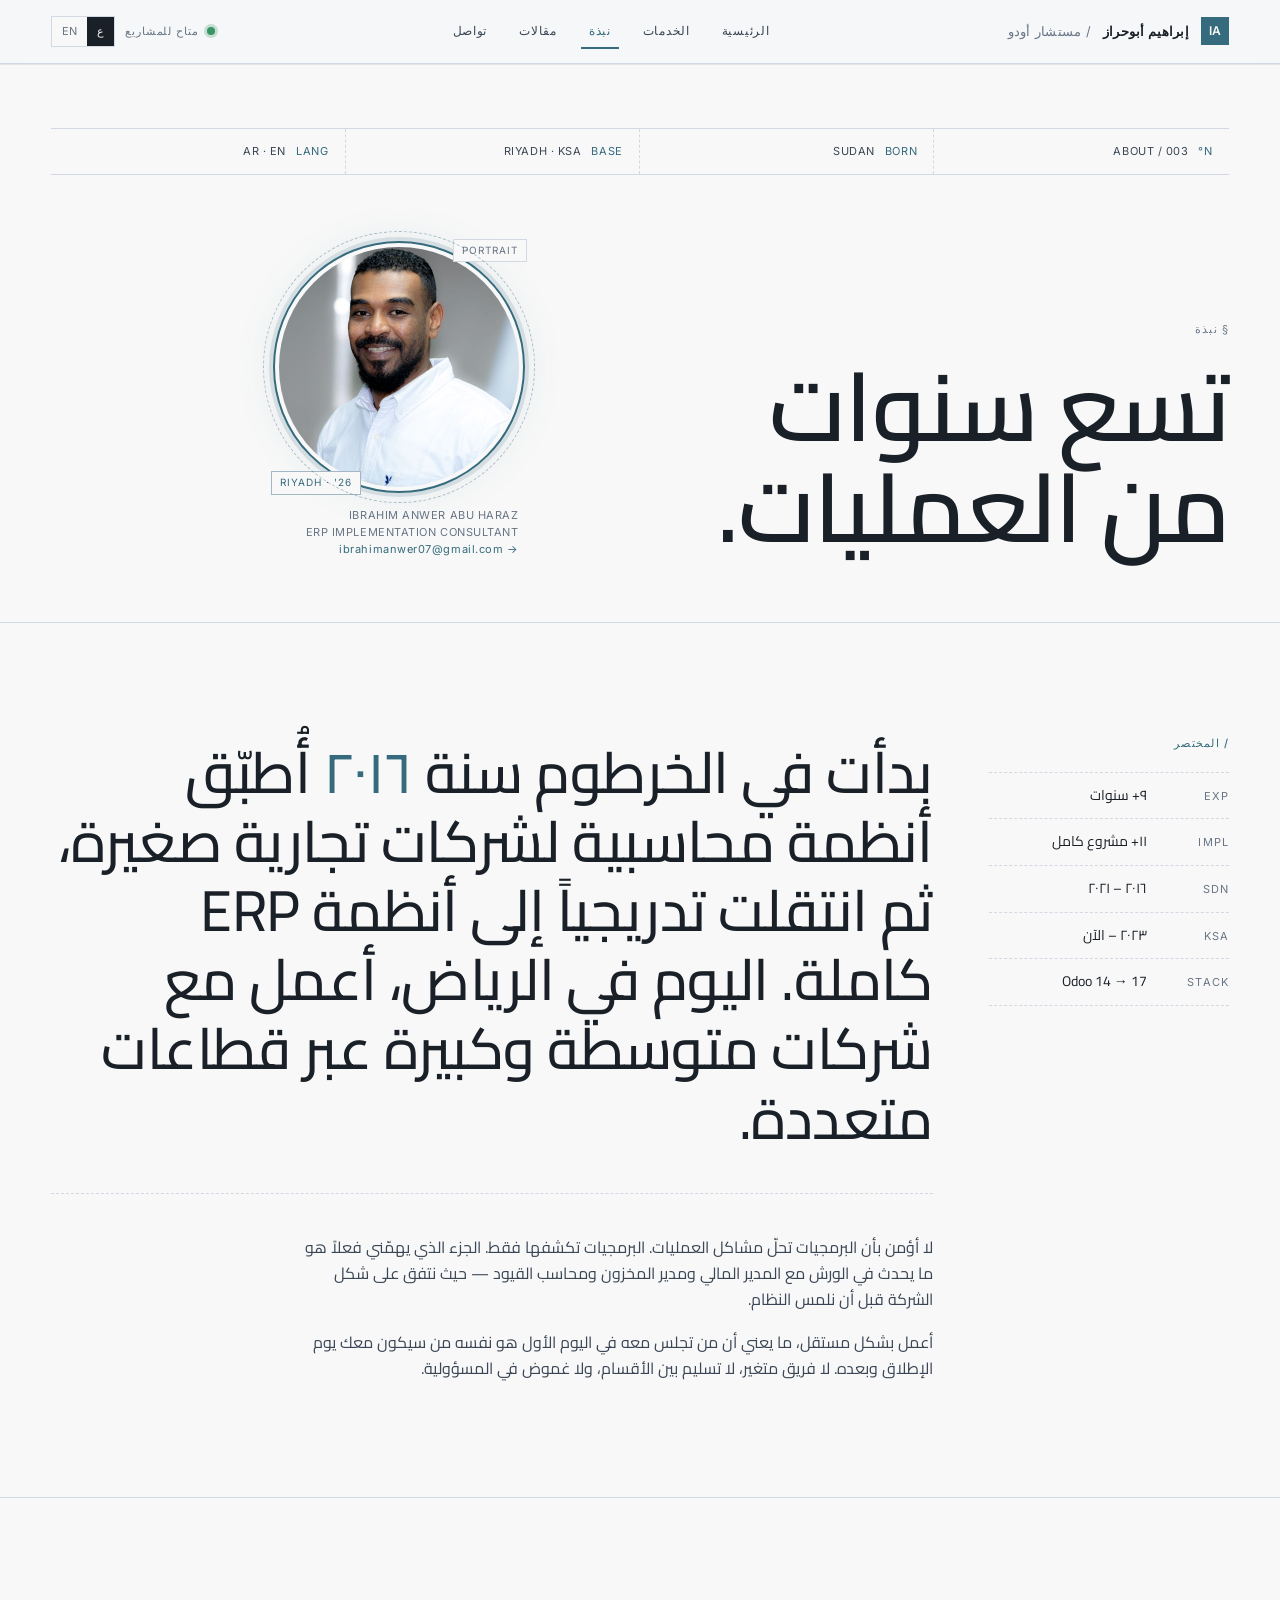
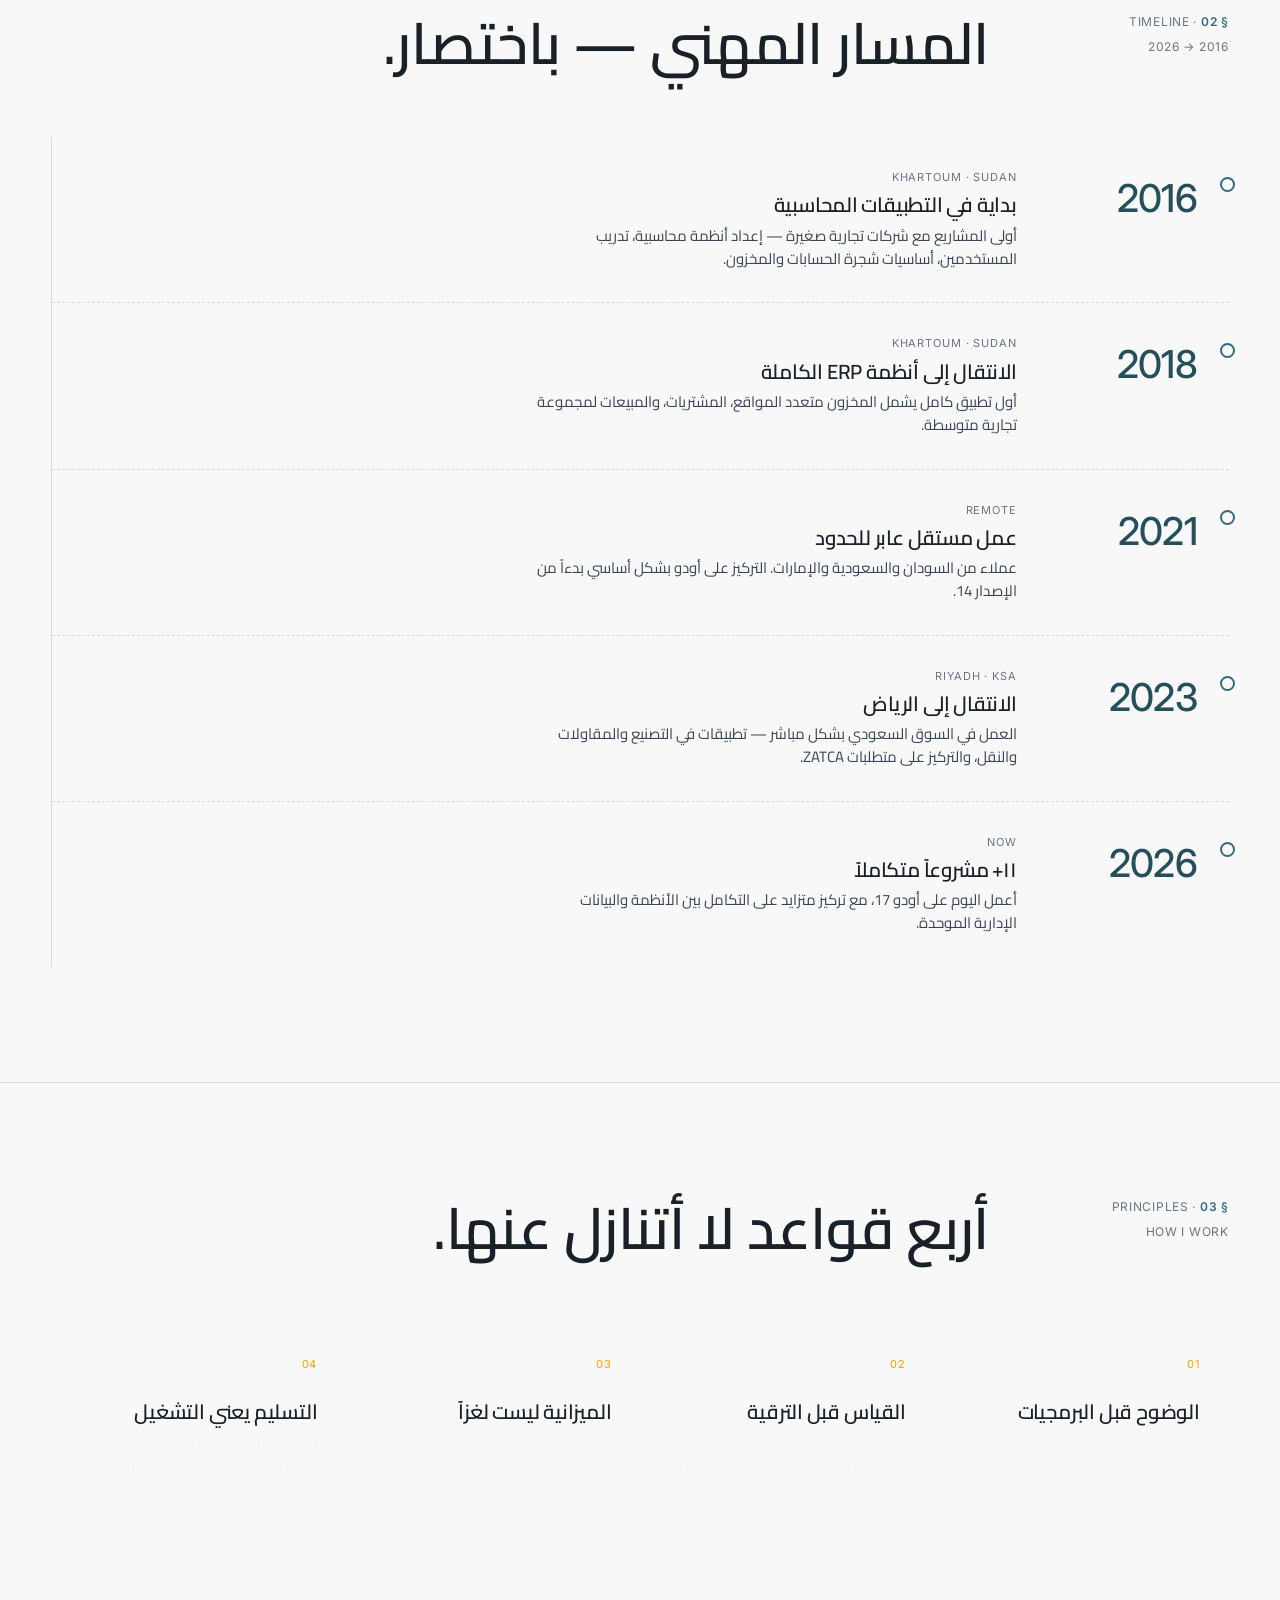
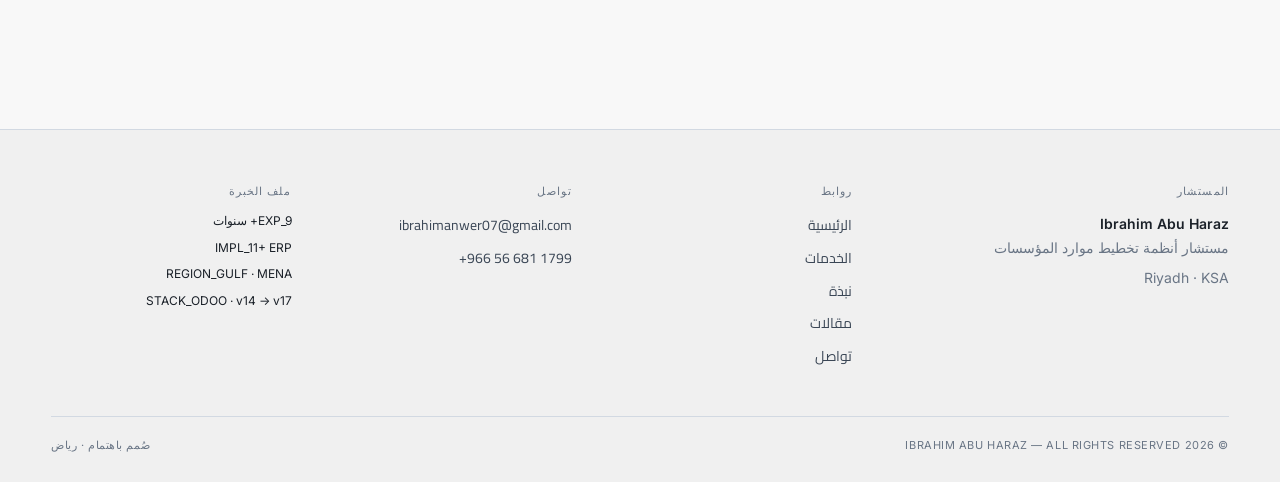
<file: about.html>
<!DOCTYPE html>
<html lang="ar" dir="rtl">
<head>
<meta charset="UTF-8" />
<meta name="viewport" content="width=device-width, initial-scale=1.0" />
<title>About — Ibrahim Abu Haraz</title>
<link rel="preconnect" href="https://fonts.googleapis.com" />
<link rel="preconnect" href="https://fonts.gstatic.com" crossorigin />
<link href="https://fonts.googleapis.com/css2?family=Inter:wght@300;400;500;600;700;800&family=Cairo:wght@300;400;500;600;700;800&display=swap" rel="stylesheet" />
<link rel="stylesheet" href="assets/shared.css" />
<link rel="stylesheet" href="assets/pages.css" />
</head>
<body>

<div id="site-header"></div>

<!-- PAGE HEADER -->
<section class="page-head" data-screen-label="01 About Header">
  <div class="wrap">
    <div class="hero-meta">
      <div class="meta-cell"><span class="label-num">N°</span><span class="mono">003 / ABOUT</span></div>
      <div class="meta-cell"><span class="label-num">BORN</span><span class="mono">SUDAN</span></div>
      <div class="meta-cell"><span class="label-num">BASE</span><span class="mono">RIYADH · KSA</span></div>
      <div class="meta-cell"><span class="label-num">LANG</span><span class="mono">AR · EN</span></div>
    </div>
    <div class="page-head-row">
      <div>
        <p class="label">
          <span class="lang-ar">§ نبذة</span>
          <span class="lang-en">§ About</span>
        </p>
        <h1 class="h-display">
          <span class="lang-ar">تسع سنوات<br/>من العمليات.</span>
          <span class="lang-en">Nine years<br/>in operations.</span>
        </h1>
      </div>
      <div style="display:flex; flex-direction:column; gap: 20px;">
        <div class="portrait lg" aria-label="Ibrahim Abu Haraz">
          <img src="assets/portrait.png" alt="Ibrahim Abu Haraz" width="220" height="220" />
          <span class="portrait-meta tl">PORTRAIT</span>
          <span class="portrait-meta br">RIYADH · '26</span>
        </div>
        <p class="mono" style="font-size: 11px; color: var(--muted); letter-spacing: 0.05em; max-width: 260px;">
          IBRAHIM ANWER ABU HARAZ<br/>
          ERP IMPLEMENTATION CONSULTANT<br/>
          <span style="color:var(--teal);">→ ibrahimanwer07@gmail.com</span>
        </p>
      </div>
    </div>
  </div>
</section>

<!-- BIO -->
<section class="section" data-screen-label="02 Bio">
  <div class="wrap">
    <div class="bio-grid">
      <div class="bio-side">
        <h4 class="bio-label">/ <span class="lang-ar">المختصر</span><span class="lang-en">TL;DR</span></h4>
        <ul class="bio-list">
          <li><span class="label">EXP</span><span class="lang-ar">٩+ سنوات</span><span class="lang-en">9+ years</span></li>
          <li><span class="label">IMPL</span><span class="lang-ar">١١+ مشروع كامل</span><span class="lang-en">11+ full projects</span></li>
          <li><span class="label">SDN</span><span class="lang-ar">٢٠١٦ – ٢٠٢١</span><span class="lang-en">2016 – 2021</span></li>
          <li><span class="label">KSA</span><span class="lang-ar">٢٠٢٣ – الآن</span><span class="lang-en">2023 – present</span></li>
          <li><span class="label">STACK</span>Odoo 14 → 17</li>
        </ul>
      </div>
      <div class="bio-main">
        <h2 class="h-1" style="font-weight: 500; line-height: 1.2;">
          <span class="lang-ar">
            بدأت في الخرطوم سنة <em style="color:var(--teal); font-style:normal;">٢٠١٦</em> أُطبّق أنظمة محاسبية لشركات تجارية صغيرة، ثم انتقلت تدريجياً إلى أنظمة ERP كاملة. اليوم في الرياض، أعمل مع شركات متوسطة وكبيرة عبر قطاعات متعددة.
          </span>
          <span class="lang-en">
            I started in Khartoum in <em style="color:var(--teal); font-style:normal;">2016</em>, deploying accounting systems for small trading companies, then gradually moved into full ERP work. Today, based in Riyadh, I work with mid-market and enterprise clients across multiple sectors.
          </span>
        </h2>

        <hr class="hr-dashed" style="margin-block: 40px;" />

        <p>
          <span class="lang-ar">
            لا أؤمن بأن البرمجيات تحلّ مشاكل العمليات. البرمجيات تكشفها فقط. الجزء الذي يهمّني فعلاً هو ما يحدث في الورش مع المدير المالي ومدير المخزون ومحاسب القيود — حيث نتفق على شكل الشركة قبل أن نلمس النظام.
          </span>
          <span class="lang-en">
            I don't believe software solves operational problems. Software only exposes them. The part that actually matters happens in workshops with the CFO, the warehouse manager, and the bookkeeper — where we agree on what the company should look like before we touch the system.
          </span>
        </p>
        <p style="margin-top: 16px;">
          <span class="lang-ar">
            أعمل بشكل مستقل، ما يعني أن من تجلس معه في اليوم الأول هو نفسه من سيكون معك يوم الإطلاق وبعده. لا فريق متغير، لا تسليم بين الأقسام، ولا غموض في المسؤولية.
          </span>
          <span class="lang-en">
            I work independently — which means the person you meet on day one is the same person standing next to you at go-live and after. No rotating teams, no department handoffs, no diffused accountability.
          </span>
        </p>
      </div>
    </div>
  </div>
</section>

<!-- TIMELINE -->
<section class="section" data-screen-label="03 Timeline">
  <div class="wrap">
    <div class="section-head">
      <div class="meta">
        <span><b>§ 02</b> · TIMELINE</span>
        <span>2016 → <span data-year>2026</span></span>
      </div>
      <div class="title">
        <h2 class="h-1">
          <span class="lang-ar">المسار المهني — باختصار.</span>
          <span class="lang-en">The professional path — in brief.</span>
        </h2>
      </div>
    </div>

    <ol class="timeline">
      <li>
        <span class="tl-year">2016</span>
        <div class="tl-body">
          <span class="mono tl-loc">KHARTOUM · SUDAN</span>
          <h3 class="h-3">
            <span class="lang-ar">بداية في التطبيقات المحاسبية</span>
            <span class="lang-en">Started in accounting deployments</span>
          </h3>
          <p>
            <span class="lang-ar">أولى المشاريع مع شركات تجارية صغيرة — إعداد أنظمة محاسبية، تدريب المستخدمين، أساسيات شجرة الحسابات والمخزون.</span>
            <span class="lang-en">First engagements with small trading firms — accounting setups, user training, CoA and inventory basics.</span>
          </p>
        </div>
      </li>
      <li>
        <span class="tl-year">2018</span>
        <div class="tl-body">
          <span class="mono tl-loc">KHARTOUM · SUDAN</span>
          <h3 class="h-3">
            <span class="lang-ar">الانتقال إلى أنظمة ERP الكاملة</span>
            <span class="lang-en">Moved into full ERP work</span>
          </h3>
          <p>
            <span class="lang-ar">أول تطبيق كامل يشمل المخزون متعدد المواقع، المشتريات، والمبيعات لمجموعة تجارية متوسطة.</span>
            <span class="lang-en">First full-scope rollout covering multi-warehouse inventory, purchasing, and sales for a mid-sized trading group.</span>
          </p>
        </div>
      </li>
      <li>
        <span class="tl-year">2021</span>
        <div class="tl-body">
          <span class="mono tl-loc">REMOTE</span>
          <h3 class="h-3">
            <span class="lang-ar">عمل مستقل عابر للحدود</span>
            <span class="lang-en">Cross-border independent practice</span>
          </h3>
          <p>
            <span class="lang-ar">عملاء من السودان والسعودية والإمارات. التركيز على أودو بشكل أساسي بدءاً من الإصدار 14.</span>
            <span class="lang-en">Clients across Sudan, KSA, and the UAE. Focus narrowed to Odoo from v14 onwards.</span>
          </p>
        </div>
      </li>
      <li>
        <span class="tl-year">2023</span>
        <div class="tl-body">
          <span class="mono tl-loc">RIYADH · KSA</span>
          <h3 class="h-3">
            <span class="lang-ar">الانتقال إلى الرياض</span>
            <span class="lang-en">Relocated to Riyadh</span>
          </h3>
          <p>
            <span class="lang-ar">العمل في السوق السعودي بشكل مباشر — تطبيقات في التصنيع والمقاولات والنقل، والتركيز على متطلبات ZATCA.</span>
            <span class="lang-en">Working in the Saudi market directly — manufacturing, contracting, and transportation rollouts, with a focus on ZATCA compliance.</span>
          </p>
        </div>
      </li>
      <li>
        <span class="tl-year"><span data-year>2026</span></span>
        <div class="tl-body">
          <span class="mono tl-loc">NOW</span>
          <h3 class="h-3">
            <span class="lang-ar">١١+ مشروعاً متكاملاً</span>
            <span class="lang-en">11+ full-cycle projects</span>
          </h3>
          <p>
            <span class="lang-ar">أعمل اليوم على أودو 17، مع تركيز متزايد على التكامل بين الأنظمة والبيانات الإدارية الموحدة.</span>
            <span class="lang-en">Currently on Odoo 17, with a growing focus on cross-system integration and unified management reporting.</span>
          </p>
        </div>
      </li>
    </ol>
  </div>
</section>

<!-- PRINCIPLES -->
<section class="section section-dark" data-screen-label="04 Principles">
  <div class="wrap">
    <div class="section-head">
      <div class="meta">
        <span><b>§ 03</b> · PRINCIPLES</span>
        <span>HOW I WORK</span>
      </div>
      <div class="title">
        <h2 class="h-1">
          <span class="lang-ar">أربع قواعد لا أتنازل عنها.</span>
          <span class="lang-en">Four rules I don't compromise on.</span>
        </h2>
      </div>
    </div>

    <div class="principles">
      <div class="principle">
        <span class="principle-num">01</span>
        <h3 class="h-3">
          <span class="lang-ar">الوضوح قبل البرمجيات</span>
          <span class="lang-en">Clarity before software</span>
        </h3>
        <p>
          <span class="lang-ar">لا أبدأ التطبيق قبل أن يتفق صانعو القرار على شكل العمليات. بدون اتفاق، النظام يصبح مجرد سجل للفوضى.</span>
          <span class="lang-en">No implementation begins until decision-makers agree on what the process should look like. Without that, the system just records chaos.</span>
        </p>
      </div>
      <div class="principle">
        <span class="principle-num">02</span>
        <h3 class="h-3">
          <span class="lang-ar">القياس قبل الترقية</span>
          <span class="lang-en">Standard before custom</span>
        </h3>
        <p>
          <span class="lang-ar">٨٠٪ من احتياجاتك موجودة في الوحدات القياسية. التخصيص يأتي فقط بعد إثبات أن القياسي لا يكفي.</span>
          <span class="lang-en">80% of your needs are in standard modules. Customisation comes only after proving the standard doesn't fit.</span>
        </p>
      </div>
      <div class="principle">
        <span class="principle-num">03</span>
        <h3 class="h-3">
          <span class="lang-ar">الميزانية ليست لغزاً</span>
          <span class="lang-en">Budgets aren't mysteries</span>
        </h3>
        <p>
          <span class="lang-ar">سعر ثابت لنطاق ثابت. أي تغيير في النطاق يُكتب ويُوقّع قبل تنفيذه — لا فواتير مفاجئة.</span>
          <span class="lang-en">Fixed price for fixed scope. Scope changes are written and signed before work starts — no surprise invoices.</span>
        </p>
      </div>
      <div class="principle">
        <span class="principle-num">04</span>
        <h3 class="h-3">
          <span class="lang-ar">التسليم يعني التشغيل</span>
          <span class="lang-en">"Done" means running</span>
        </h3>
        <p>
          <span class="lang-ar">المشروع لا ينتهي عند الإطلاق. ينتهي عندما يستخدم فريقك النظام يومياً بدون مساعدتي.</span>
          <span class="lang-en">A project doesn't end at launch. It ends when your team uses the system daily without me.</span>
        </p>
      </div>
    </div>
  </div>
</section>

<div id="site-footer"></div>

<script src="assets/shared.js"></script>
<script src="assets/partials.js"></script>
</body>
</html>
</file>
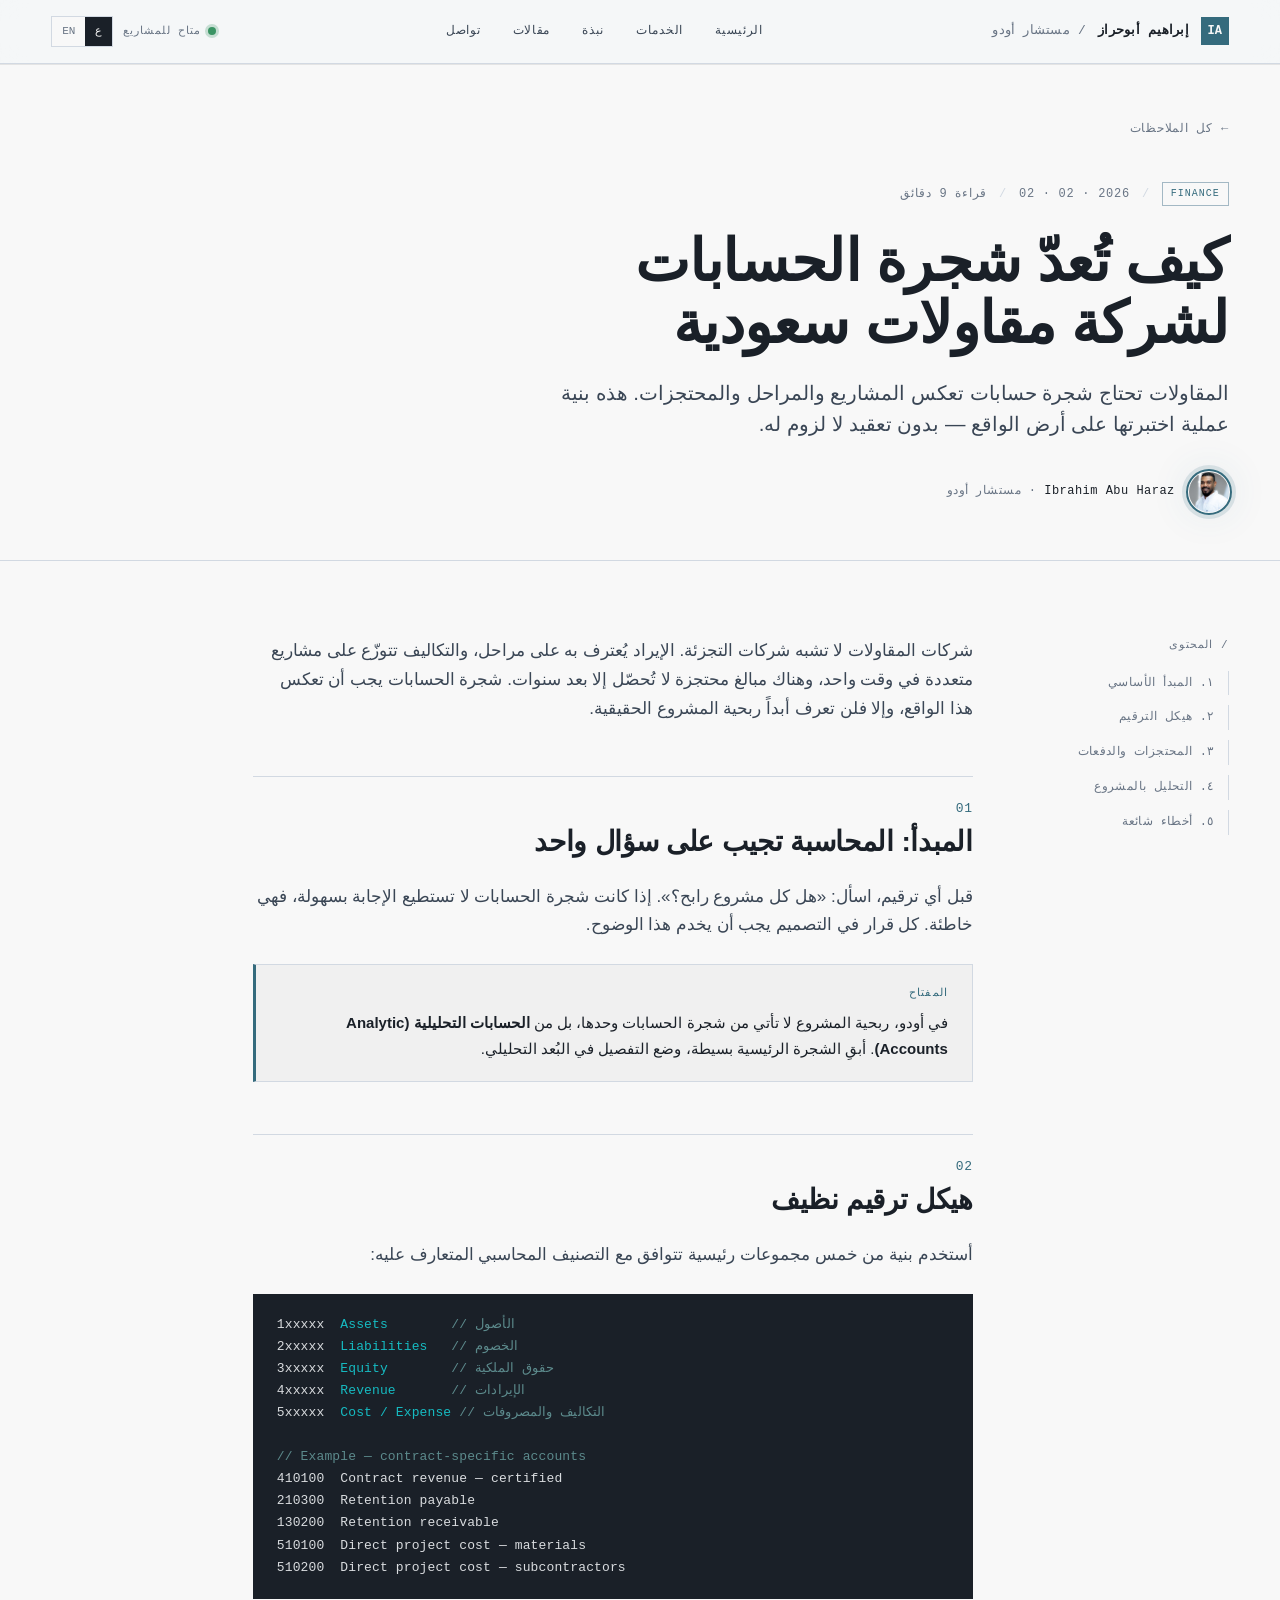
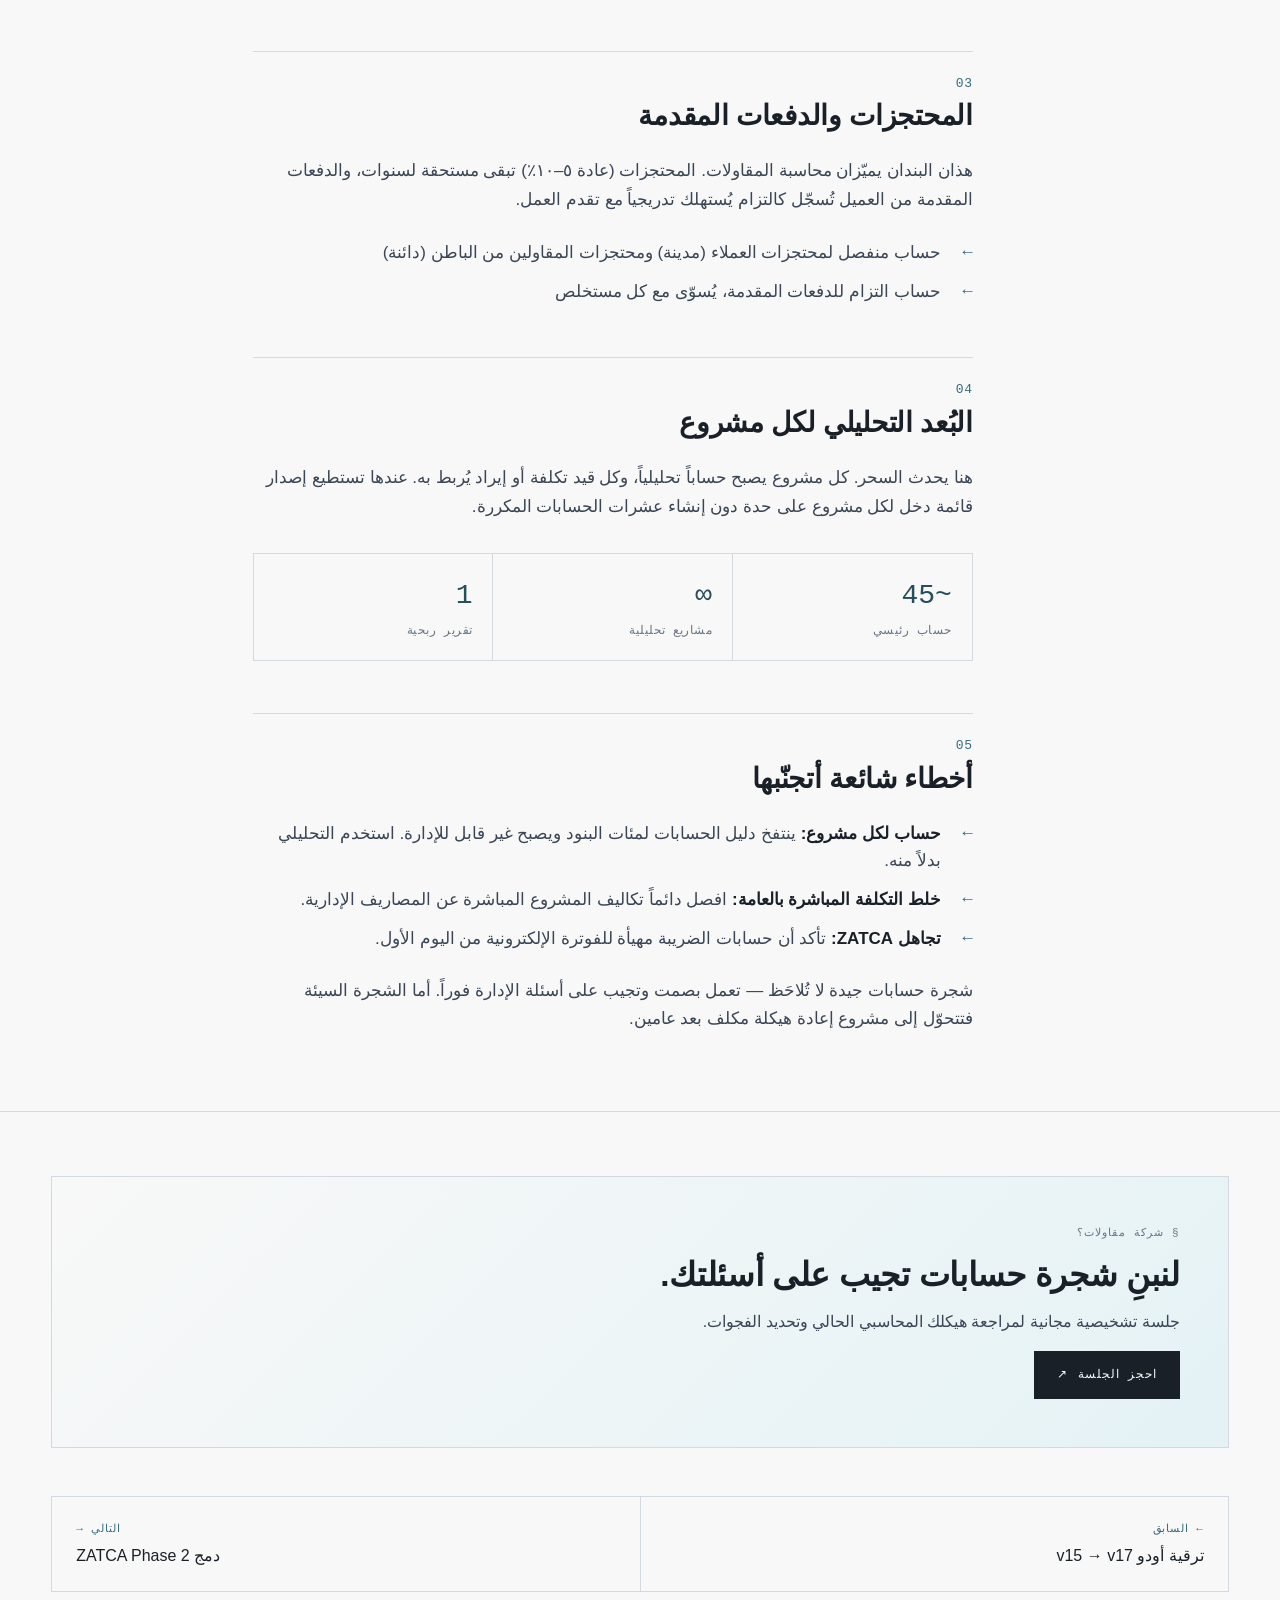
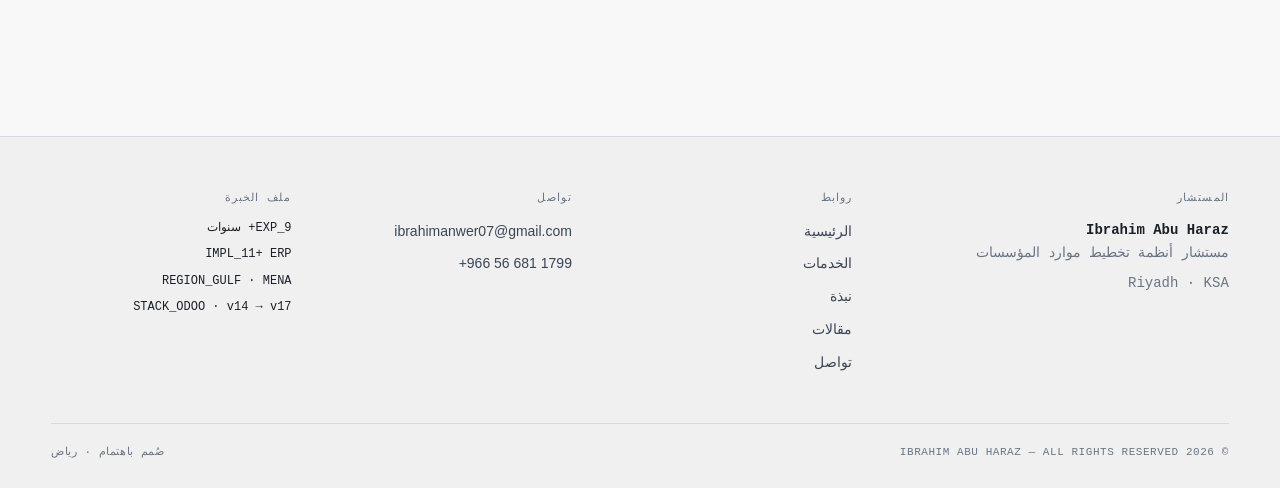
<file: article-coa.html>
<!DOCTYPE html>
<html lang="ar" dir="rtl">
<head>
<meta charset="UTF-8" />
<meta name="viewport" content="width=device-width, initial-scale=1.0" />
<title>Chart of accounts for a Saudi contracting firm — Ibrahim Abu Haraz</title>
<link rel="preconnect" href="https://fonts.googleapis.com" />
<link rel="preconnect" href="https://fonts.gstatic.com" crossorigin />
<link href="https://fonts.googleapis.com/css2?family=IBM+Plex+Mono:wght@300;400;500;600&family=IBM+Plex+Sans+Arabic:wght@300;400;500;600;700&family=IBM+Plex+Sans:wght@300;400;500;600;700&display=swap" rel="stylesheet" />
<link rel="stylesheet" href="assets/shared.css" />
<link rel="stylesheet" href="assets/pages.css" />
<link rel="stylesheet" href="assets/article.css" />
</head>
<body>

<div id="site-header"></div>

<article>
<section class="article-head" data-screen-label="01 Article Head">
  <div class="wrap">
    <a href="articles.html" class="article-back">
      <span>←</span>
      <span class="lang-ar">كل الملاحظات</span><span class="lang-en">All notes</span>
    </a>
    <div class="article-tagrow">
      <span class="note-cat">FINANCE</span>
      <span class="sep">/</span>
      <span>2026 · 02 · 02</span>
      <span class="sep">/</span>
      <span class="lang-ar">قراءة 9 دقائق</span><span class="lang-en">9 min read</span>
    </div>
    <h1 class="article-title">
      <span class="lang-ar">كيف تُعدّ شجرة الحسابات لشركة مقاولات سعودية</span>
      <span class="lang-en">Designing a chart of accounts for a Saudi contracting firm</span>
    </h1>
    <p class="article-standfirst">
      <span class="lang-ar">المقاولات تحتاج شجرة حسابات تعكس المشاريع والمراحل والمحتجزات. هذه بنية عملية اختبرتها على أرض الواقع — بدون تعقيد لا لزوم له.</span>
      <span class="lang-en">Contracting needs a chart of accounts that mirrors projects, phases, and retention. Here's a field-tested structure — without the needless complexity.</span>
    </p>
    <div class="article-byline">
      <span class="portrait"><img src="assets/portrait.png" alt="Ibrahim Abu Haraz" width="40" height="40" /></span>
      <span><b>Ibrahim Abu Haraz</b> · <span class="lang-ar">مستشار أودو</span><span class="lang-en">ERP Consultant</span></span>
    </div>
  </div>
</section>

<section class="wrap article-body">
  <aside class="article-toc">
    <span class="label">/ <span class="lang-ar">المحتوى</span><span class="lang-en">On this page</span></span>
    <a href="#a1"><span class="lang-ar">١. المبدأ الأساسي</span><span class="lang-en">1. The core principle</span></a>
    <a href="#a2"><span class="lang-ar">٢. هيكل الترقيم</span><span class="lang-en">2. The numbering</span></a>
    <a href="#a3"><span class="lang-ar">٣. المحتجزات والدفعات</span><span class="lang-en">3. Retention & advances</span></a>
    <a href="#a4"><span class="lang-ar">٤. التحليل بالمشروع</span><span class="lang-en">4. Analytic by project</span></a>
    <a href="#a5"><span class="lang-ar">٥. أخطاء شائعة</span><span class="lang-en">5. Common mistakes</span></a>
  </aside>

  <div class="prose">
    <p>
      <span class="lang-ar">شركات المقاولات لا تشبه شركات التجزئة. الإيراد يُعترف به على مراحل، والتكاليف تتوزّع على مشاريع متعددة في وقت واحد، وهناك مبالغ محتجزة لا تُحصّل إلا بعد سنوات. شجرة الحسابات يجب أن تعكس هذا الواقع، وإلا فلن تعرف أبداً ربحية المشروع الحقيقية.</span>
      <span class="lang-en">Contractors are not retailers. Revenue is recognised in stages, costs spread across several concurrent projects, and there's retained money that won't be collected for years. The chart of accounts must mirror that reality — otherwise you'll never know a project's true profitability.</span>
    </p>

    <h2 id="a1"><span class="h2-num">01</span><span class="lang-ar">المبدأ: المحاسبة تجيب على سؤال واحد</span><span class="lang-en">Principle: accounting answers one question</span></h2>
    <p>
      <span class="lang-ar">قبل أي ترقيم، اسأل: «هل كل مشروع رابح؟». إذا كانت شجرة الحسابات لا تستطيع الإجابة بسهولة، فهي خاطئة. كل قرار في التصميم يجب أن يخدم هذا الوضوح.</span>
      <span class="lang-en">Before any numbering, ask: "Is each project profitable?" If the chart of accounts can't answer that easily, it's wrong. Every design decision should serve that clarity.</span>
    </p>
    <div class="callout-box">
      <span class="callout-kicker"><span class="lang-ar">المفتاح</span><span class="lang-en">The key</span></span>
      <p><span class="lang-ar">في أودو، ربحية المشروع لا تأتي من شجرة الحسابات وحدها، بل من <strong>الحسابات التحليلية (Analytic Accounts)</strong>. أبقِ الشجرة الرئيسية بسيطة، وضع التفصيل في البُعد التحليلي.</span><span class="lang-en">In Odoo, project profitability comes not from the chart of accounts alone but from <strong>analytic accounts</strong>. Keep the main chart simple and push detail into the analytic dimension.</span></p>
    </div>

    <h2 id="a2"><span class="h2-num">02</span><span class="lang-ar">هيكل ترقيم نظيف</span><span class="lang-en">A clean numbering structure</span></h2>
    <p>
      <span class="lang-ar">أستخدم بنية من خمس مجموعات رئيسية تتوافق مع التصنيف المحاسبي المتعارف عليه:</span>
      <span class="lang-en">I use a five-class structure aligned with conventional accounting classification:</span>
    </p>
    <div class="code-block">1xxxxx  <span class="c-key">Assets</span>        <span class="c-com">// الأصول</span>
2xxxxx  <span class="c-key">Liabilities</span>   <span class="c-com">// الخصوم</span>
3xxxxx  <span class="c-key">Equity</span>        <span class="c-com">// حقوق الملكية</span>
4xxxxx  <span class="c-key">Revenue</span>       <span class="c-com">// الإيرادات</span>
5xxxxx  <span class="c-key">Cost / Expense</span> <span class="c-com">// التكاليف والمصروفات</span>

<span class="c-com">// Example — contract-specific accounts</span>
410100  Contract revenue — certified
210300  Retention payable
130200  Retention receivable
510100  Direct project cost — materials
510200  Direct project cost — subcontractors</div>

    <h2 id="a3"><span class="h2-num">03</span><span class="lang-ar">المحتجزات والدفعات المقدمة</span><span class="lang-en">Retention and advance payments</span></h2>
    <p>
      <span class="lang-ar">هذان البندان يميّزان محاسبة المقاولات. المحتجزات (عادة ٥–١٠٪) تبقى مستحقة لسنوات، والدفعات المقدمة من العميل تُسجّل كالتزام يُستهلك تدريجياً مع تقدم العمل.</span>
      <span class="lang-en">These two items define contracting accounting. Retention (typically 5–10%) stays receivable for years, and customer advances are booked as a liability consumed gradually as work progresses.</span>
    </p>
    <ul>
      <li><span class="lang-ar">حساب منفصل لمحتجزات العملاء (مدينة) ومحتجزات المقاولين من الباطن (دائنة)</span><span class="lang-en">Separate accounts for customer retention (receivable) and subcontractor retention (payable)</span></li>
      <li><span class="lang-ar">حساب التزام للدفعات المقدمة، يُسوّى مع كل مستخلص</span><span class="lang-en">A liability account for advances, settled against each progress claim</span></li>
    </ul>

    <h2 id="a4"><span class="h2-num">04</span><span class="lang-ar">البُعد التحليلي لكل مشروع</span><span class="lang-en">An analytic dimension per project</span></h2>
    <p>
      <span class="lang-ar">هنا يحدث السحر. كل مشروع يصبح حساباً تحليلياً، وكل قيد تكلفة أو إيراد يُربط به. عندها تستطيع إصدار قائمة دخل لكل مشروع على حدة دون إنشاء عشرات الحسابات المكررة.</span>
      <span class="lang-en">This is where the magic happens. Each project becomes an analytic account, and every cost or revenue entry is tagged to it. You can then produce a P&amp;L per project without creating dozens of duplicate ledger accounts.</span>
    </p>
    <div class="article-stats">
      <div><span class="s-num">~45</span><span class="s-lab"><span class="lang-ar">حساب رئيسي</span><span class="lang-en">main accounts</span></span></div>
      <div><span class="s-num">∞</span><span class="s-lab"><span class="lang-ar">مشاريع تحليلية</span><span class="lang-en">analytic projects</span></span></div>
      <div><span class="s-num">1</span><span class="s-lab"><span class="lang-ar">تقرير ربحية</span><span class="lang-en">profitability report</span></span></div>
    </div>

    <h2 id="a5"><span class="h2-num">05</span><span class="lang-ar">أخطاء شائعة أتجنّبها</span><span class="lang-en">Common mistakes I avoid</span></h2>
    <ul>
      <li><span class="lang-ar"><strong>حساب لكل مشروع:</strong> ينتفخ دليل الحسابات لمئات البنود ويصبح غير قابل للإدارة. استخدم التحليلي بدلاً منه.</span><span class="lang-en"><strong>An account per project:</strong> bloats the CoA into hundreds of lines and becomes unmanageable. Use analytic instead.</span></li>
      <li><span class="lang-ar"><strong>خلط التكلفة المباشرة بالعامة:</strong> افصل دائماً تكاليف المشروع المباشرة عن المصاريف الإدارية.</span><span class="lang-en"><strong>Mixing direct and overhead cost:</strong> always separate direct project cost from administrative overhead.</span></li>
      <li><span class="lang-ar"><strong>تجاهل ZATCA:</strong> تأكد أن حسابات الضريبة مهيأة للفوترة الإلكترونية من اليوم الأول.</span><span class="lang-en"><strong>Ignoring ZATCA:</strong> make sure tax accounts are wired for e-invoicing from day one.</span></li>
    </ul>
    <p>
      <span class="lang-ar">شجرة حسابات جيدة لا تُلاحَظ — تعمل بصمت وتجيب على أسئلة الإدارة فوراً. أما الشجرة السيئة فتتحوّل إلى مشروع إعادة هيكلة مكلف بعد عامين.</span>
      <span class="lang-en">A good chart of accounts goes unnoticed — it works quietly and answers management's questions instantly. A bad one becomes an expensive restructuring project two years later.</span>
    </p>
  </div>
</section>

<section class="article-foot">
  <div class="wrap">
    <div class="article-cta">
      <span class="label">§ <span class="lang-ar">شركة مقاولات؟</span><span class="lang-en">Run a contracting firm?</span></span>
      <h2><span class="lang-ar">لنبنِ شجرة حسابات تجيب على أسئلتك.</span><span class="lang-en">Let's build a CoA that answers your questions.</span></h2>
      <p><span class="lang-ar">جلسة تشخيصية مجانية لمراجعة هيكلك المحاسبي الحالي وتحديد الفجوات.</span><span class="lang-en">A free diagnostic call to review your current accounting structure and spot the gaps.</span></p>
      <a class="btn" href="contact.html"><span class="lang-ar">احجز الجلسة</span><span class="lang-en">Book the call</span><span class="arrow">↗</span></a>
    </div>

    <nav class="article-nav">
      <a class="prev" href="article-upgrade.html">
        <span class="an-dir">← <span class="lang-ar">السابق</span><span class="lang-en">Previous</span></span>
        <span class="an-title"><span class="lang-ar">ترقية أودو v15 → v17</span><span class="lang-en">Upgrading Odoo v15 → v17</span></span>
      </a>
      <a class="next" href="article-zatca.html">
        <span class="an-dir"><span class="lang-ar">التالي</span><span class="lang-en">Next</span> →</span>
        <span class="an-title"><span class="lang-ar">دمج ZATCA Phase 2</span><span class="lang-en">Integrating ZATCA Phase 2</span></span>
      </a>
    </nav>
  </div>
</section>
</article>

<div id="site-footer"></div>

<script src="assets/shared.js"></script>
<script src="assets/partials.js"></script>
</body>
</html>
</file>
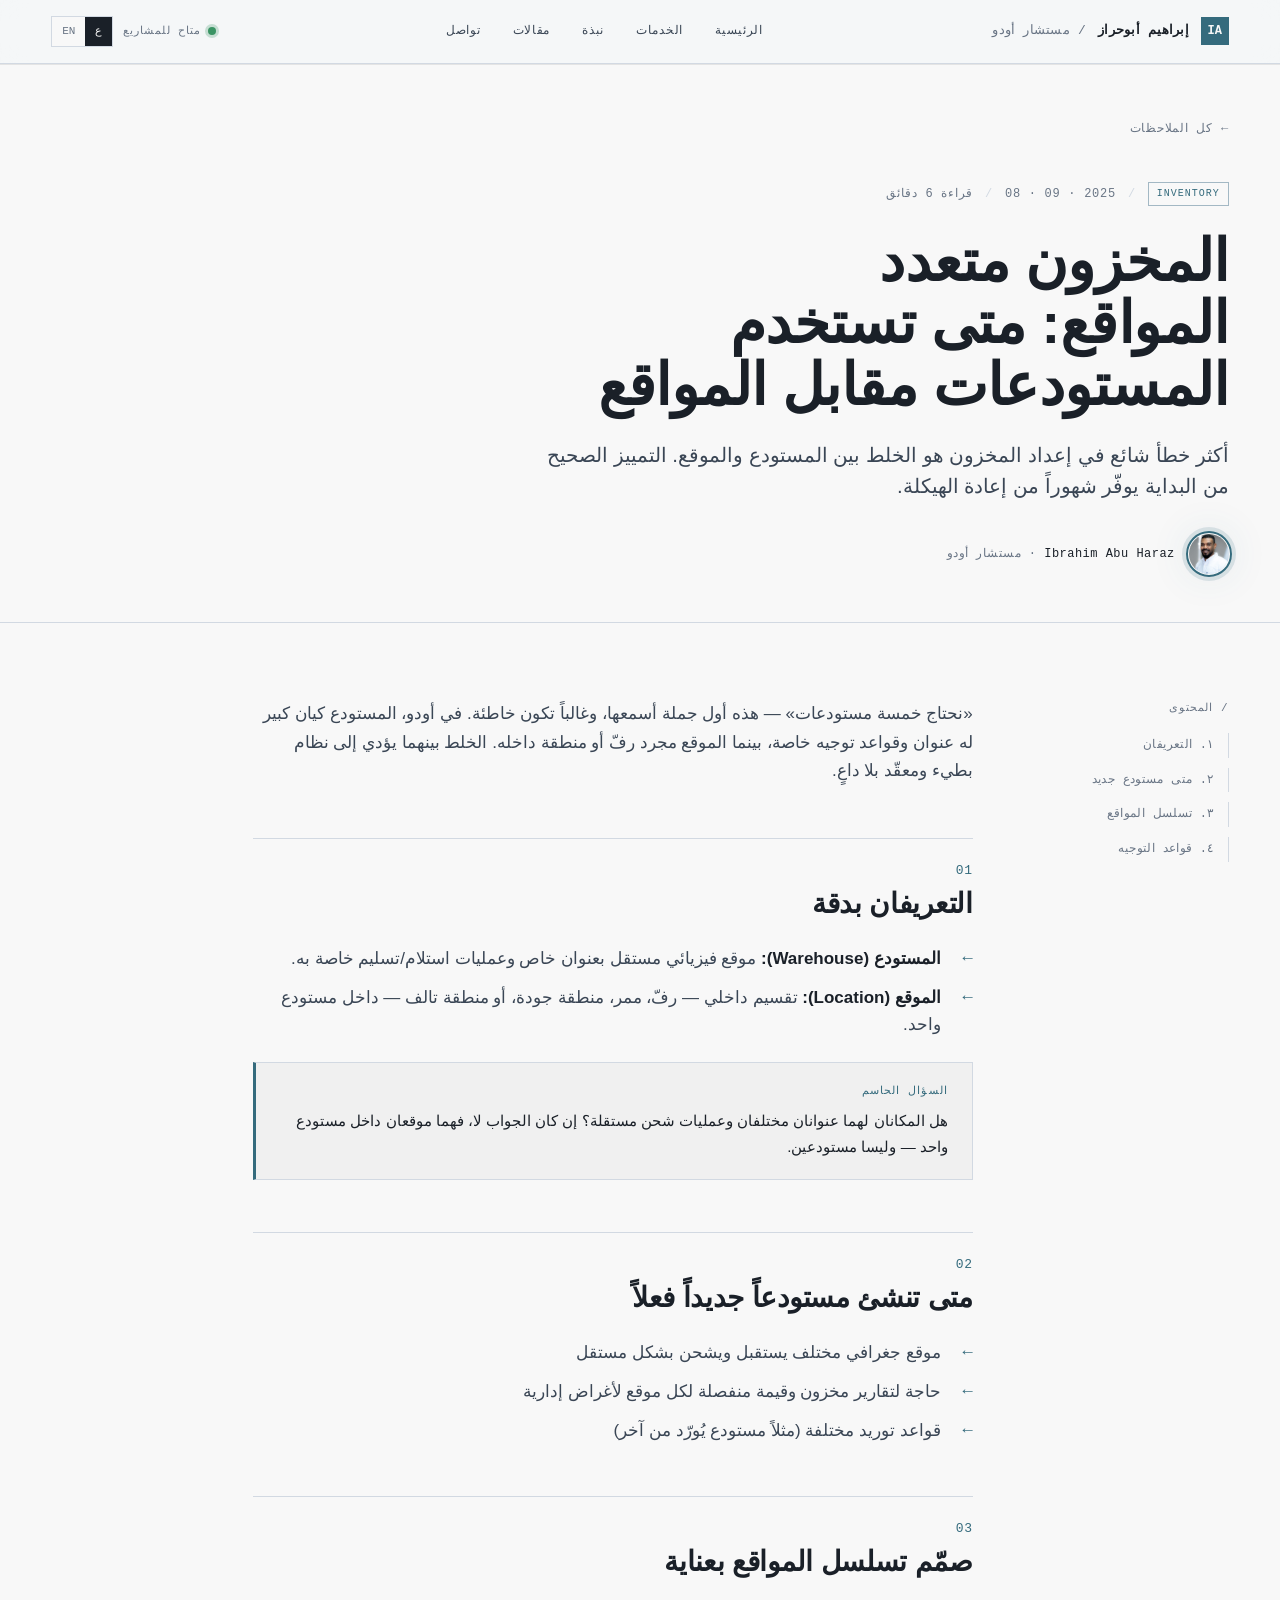
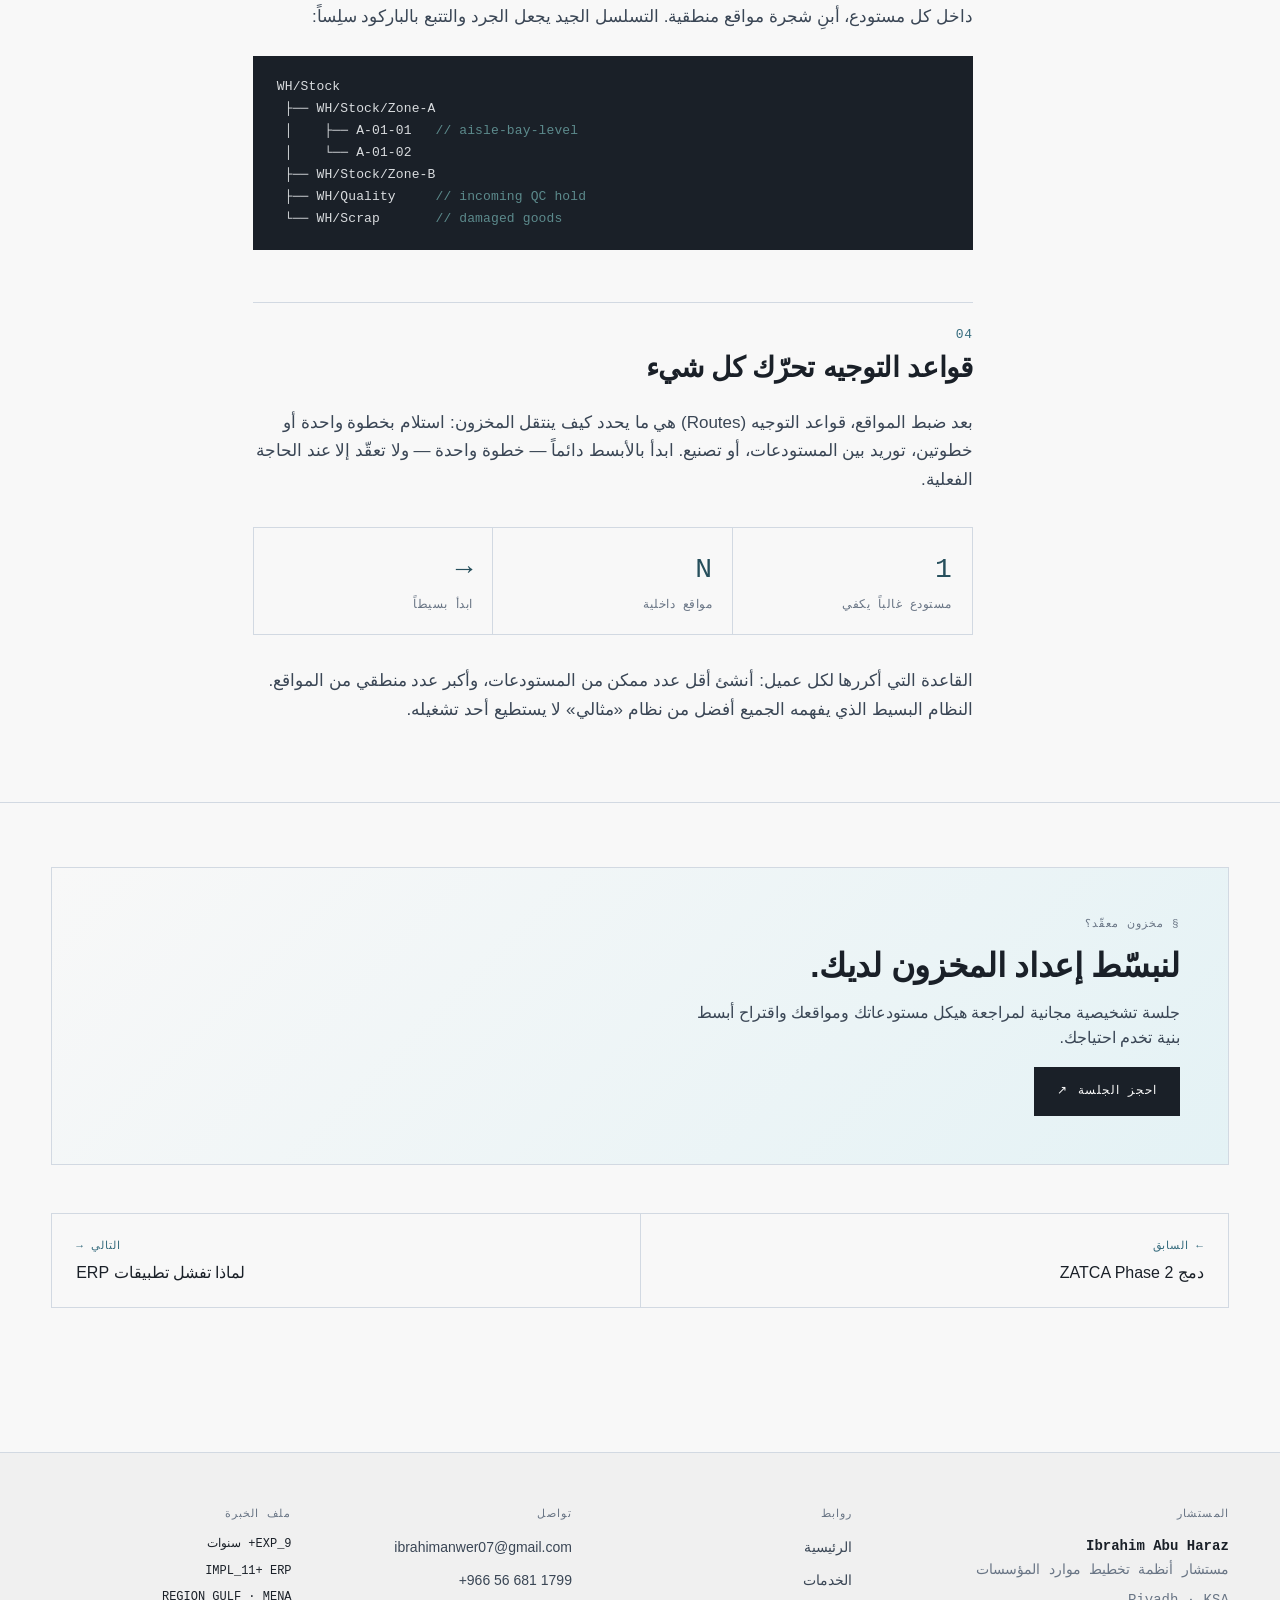
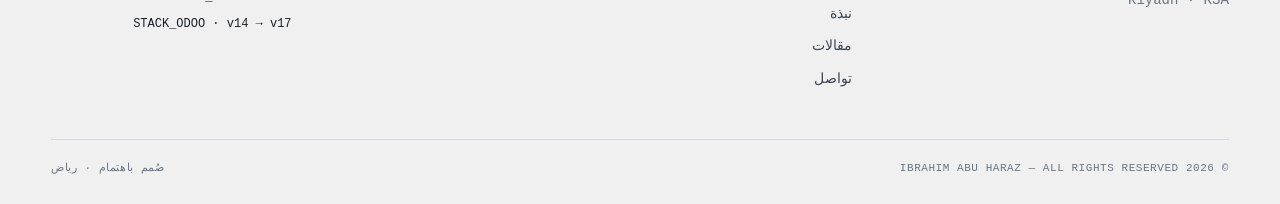
<file: article-inventory.html>
<!DOCTYPE html>
<html lang="ar" dir="rtl">
<head>
<meta charset="UTF-8" />
<meta name="viewport" content="width=device-width, initial-scale=1.0" />
<title>Multi-location stock — Ibrahim Abu Haraz</title>
<link rel="preconnect" href="https://fonts.googleapis.com" />
<link rel="preconnect" href="https://fonts.gstatic.com" crossorigin />
<link href="https://fonts.googleapis.com/css2?family=IBM+Plex+Mono:wght@300;400;500;600&family=IBM+Plex+Sans+Arabic:wght@300;400;500;600;700&family=IBM+Plex+Sans:wght@300;400;500;600;700&display=swap" rel="stylesheet" />
<link rel="stylesheet" href="assets/shared.css" />
<link rel="stylesheet" href="assets/pages.css" />
<link rel="stylesheet" href="assets/article.css" />
</head>
<body>

<div id="site-header"></div>

<article>
<section class="article-head" data-screen-label="01 Article Head">
  <div class="wrap">
    <a href="articles.html" class="article-back">
      <span>←</span>
      <span class="lang-ar">كل الملاحظات</span><span class="lang-en">All notes</span>
    </a>
    <div class="article-tagrow">
      <span class="note-cat">INVENTORY</span>
      <span class="sep">/</span>
      <span>2025 · 09 · 08</span>
      <span class="sep">/</span>
      <span class="lang-ar">قراءة 6 دقائق</span><span class="lang-en">6 min read</span>
    </div>
    <h1 class="article-title">
      <span class="lang-ar">المخزون متعدد المواقع: متى تستخدم المستودعات مقابل المواقع</span>
      <span class="lang-en">Multi-location stock: when to use warehouses vs. locations</span>
    </h1>
    <p class="article-standfirst">
      <span class="lang-ar">أكثر خطأ شائع في إعداد المخزون هو الخلط بين المستودع والموقع. التمييز الصحيح من البداية يوفّر شهوراً من إعادة الهيكلة.</span>
      <span class="lang-en">The most common inventory-setup mistake is conflating warehouses with locations. Getting the distinction right early saves months of restructuring.</span>
    </p>
    <div class="article-byline">
      <span class="portrait"><img src="assets/portrait.png" alt="Ibrahim Abu Haraz" width="40" height="40" /></span>
      <span><b>Ibrahim Abu Haraz</b> · <span class="lang-ar">مستشار أودو</span><span class="lang-en">ERP Consultant</span></span>
    </div>
  </div>
</section>

<section class="wrap article-body">
  <aside class="article-toc">
    <span class="label">/ <span class="lang-ar">المحتوى</span><span class="lang-en">On this page</span></span>
    <a href="#a1"><span class="lang-ar">١. التعريفان</span><span class="lang-en">1. The definitions</span></a>
    <a href="#a2"><span class="lang-ar">٢. متى مستودع جديد</span><span class="lang-en">2. When a new warehouse</span></a>
    <a href="#a3"><span class="lang-ar">٣. تسلسل المواقع</span><span class="lang-en">3. Location hierarchy</span></a>
    <a href="#a4"><span class="lang-ar">٤. قواعد التوجيه</span><span class="lang-en">4. Routing rules</span></a>
  </aside>

  <div class="prose">
    <p>
      <span class="lang-ar">«نحتاج خمسة مستودعات» — هذه أول جملة أسمعها، وغالباً تكون خاطئة. في أودو، المستودع كيان كبير له عنوان وقواعد توجيه خاصة، بينما الموقع مجرد رفّ أو منطقة داخله. الخلط بينهما يؤدي إلى نظام بطيء ومعقّد بلا داعٍ.</span>
      <span class="lang-en">"We need five warehouses" — that's the first sentence I hear, and it's usually wrong. In Odoo a warehouse is a large entity with an address and its own routing rules, while a location is just a shelf or zone inside it. Conflating them produces a slow, needlessly complex system.</span>
    </p>

    <h2 id="a1"><span class="h2-num">01</span><span class="lang-ar">التعريفان بدقة</span><span class="lang-en">The two definitions, precisely</span></h2>
    <ul>
      <li><span class="lang-ar"><strong>المستودع (Warehouse):</strong> موقع فيزيائي مستقل بعنوان خاص وعمليات استلام/تسليم خاصة به.</span><span class="lang-en"><strong>Warehouse:</strong> an independent physical site with its own address and its own receipt / delivery operations.</span></li>
      <li><span class="lang-ar"><strong>الموقع (Location):</strong> تقسيم داخلي — رفّ، ممر، منطقة جودة، أو منطقة تالف — داخل مستودع واحد.</span><span class="lang-en"><strong>Location:</strong> an internal subdivision — a shelf, aisle, quality zone, or scrap area — inside a single warehouse.</span></li>
    </ul>
    <div class="callout-box">
      <span class="callout-kicker"><span class="lang-ar">السؤال الحاسم</span><span class="lang-en">The deciding question</span></span>
      <p><span class="lang-ar">هل المكانان لهما عنوانان مختلفان وعمليات شحن مستقلة؟ إن كان الجواب لا، فهما موقعان داخل مستودع واحد — وليسا مستودعين.</span><span class="lang-en">Do the two places have different addresses and independent shipping operations? If not, they're two locations inside one warehouse — not two warehouses.</span></p>
    </div>

    <h2 id="a2"><span class="h2-num">02</span><span class="lang-ar">متى تنشئ مستودعاً جديداً فعلاً</span><span class="lang-en">When you genuinely need a new warehouse</span></h2>
    <ul>
      <li><span class="lang-ar">موقع جغرافي مختلف يستقبل ويشحن بشكل مستقل</span><span class="lang-en">A different geographic site that receives and ships independently</span></li>
      <li><span class="lang-ar">حاجة لتقارير مخزون وقيمة منفصلة لكل موقع لأغراض إدارية</span><span class="lang-en">A need for separate stock and valuation reporting per site for management</span></li>
      <li><span class="lang-ar">قواعد توريد مختلفة (مثلاً مستودع يُورّد من آخر)</span><span class="lang-en">Different supply rules (e.g. one warehouse resupplied from another)</span></li>
    </ul>

    <h2 id="a3"><span class="h2-num">03</span><span class="lang-ar">صمّم تسلسل المواقع بعناية</span><span class="lang-en">Design the location hierarchy carefully</span></h2>
    <p>
      <span class="lang-ar">داخل كل مستودع، أبنِ شجرة مواقع منطقية. التسلسل الجيد يجعل الجرد والتتبع بالباركود سلِساً:</span>
      <span class="lang-en">Inside each warehouse, build a logical location tree. A good hierarchy makes counts and barcode tracking effortless:</span>
    </p>
    <div class="code-block">WH/Stock
 ├── WH/Stock/Zone-A
 │    ├── A-01-01   <span class="c-com">// aisle-bay-level</span>
 │    └── A-01-02
 ├── WH/Stock/Zone-B
 ├── WH/Quality     <span class="c-com">// incoming QC hold</span>
 └── WH/Scrap       <span class="c-com">// damaged goods</span></div>

    <h2 id="a4"><span class="h2-num">04</span><span class="lang-ar">قواعد التوجيه تحرّك كل شيء</span><span class="lang-en">Routing rules move everything</span></h2>
    <p>
      <span class="lang-ar">بعد ضبط المواقع، قواعد التوجيه (Routes) هي ما يحدد كيف ينتقل المخزون: استلام بخطوة واحدة أو خطوتين، توريد بين المستودعات، أو تصنيع. ابدأ بالأبسط دائماً — خطوة واحدة — ولا تعقّد إلا عند الحاجة الفعلية.</span>
      <span class="lang-en">Once locations are set, routes determine how stock moves: one-step or two-step receipts, inter-warehouse resupply, or manufacturing. Always start with the simplest — one step — and only add complexity when there's a real need.</span>
    </p>
    <div class="article-stats">
      <div><span class="s-num">1</span><span class="s-lab"><span class="lang-ar">مستودع غالباً يكفي</span><span class="lang-en">warehouse, often</span></span></div>
      <div><span class="s-num">N</span><span class="s-lab"><span class="lang-ar">مواقع داخلية</span><span class="lang-en">internal locations</span></span></div>
      <div><span class="s-num">→</span><span class="s-lab"><span class="lang-ar">ابدأ بسيطاً</span><span class="lang-en">start simple</span></span></div>
    </div>
    <p>
      <span class="lang-ar">القاعدة التي أكررها لكل عميل: أنشئ أقل عدد ممكن من المستودعات، وأكبر عدد منطقي من المواقع. النظام البسيط الذي يفهمه الجميع أفضل من نظام «مثالي» لا يستطيع أحد تشغيله.</span>
      <span class="lang-en">The rule I repeat to every client: create as few warehouses as possible and as many sensible locations as you need. A simple system everyone understands beats a "perfect" one nobody can operate.</span>
    </p>
  </div>
</section>

<section class="article-foot">
  <div class="wrap">
    <div class="article-cta">
      <span class="label">§ <span class="lang-ar">مخزون معقّد؟</span><span class="lang-en">Complex inventory?</span></span>
      <h2><span class="lang-ar">لنبسّط إعداد المخزون لديك.</span><span class="lang-en">Let's simplify your inventory setup.</span></h2>
      <p><span class="lang-ar">جلسة تشخيصية مجانية لمراجعة هيكل مستودعاتك ومواقعك واقتراح أبسط بنية تخدم احتياجك.</span><span class="lang-en">A free diagnostic call to review your warehouse and location structure and propose the simplest design that fits.</span></p>
      <a class="btn" href="contact.html"><span class="lang-ar">احجز الجلسة</span><span class="lang-en">Book the call</span><span class="arrow">↗</span></a>
    </div>

    <nav class="article-nav">
      <a class="prev" href="article-zatca.html">
        <span class="an-dir">← <span class="lang-ar">السابق</span><span class="lang-en">Previous</span></span>
        <span class="an-title"><span class="lang-ar">دمج ZATCA Phase 2</span><span class="lang-en">Integrating ZATCA Phase 2</span></span>
      </a>
      <a class="next" href="article-why-fail.html">
        <span class="an-dir"><span class="lang-ar">التالي</span><span class="lang-en">Next</span> →</span>
        <span class="an-title"><span class="lang-ar">لماذا تفشل تطبيقات ERP</span><span class="lang-en">Why ERP rollouts fail</span></span>
      </a>
    </nav>
  </div>
</section>
</article>

<div id="site-footer"></div>

<script src="assets/shared.js"></script>
<script src="assets/partials.js"></script>
</body>
</html>
</file>
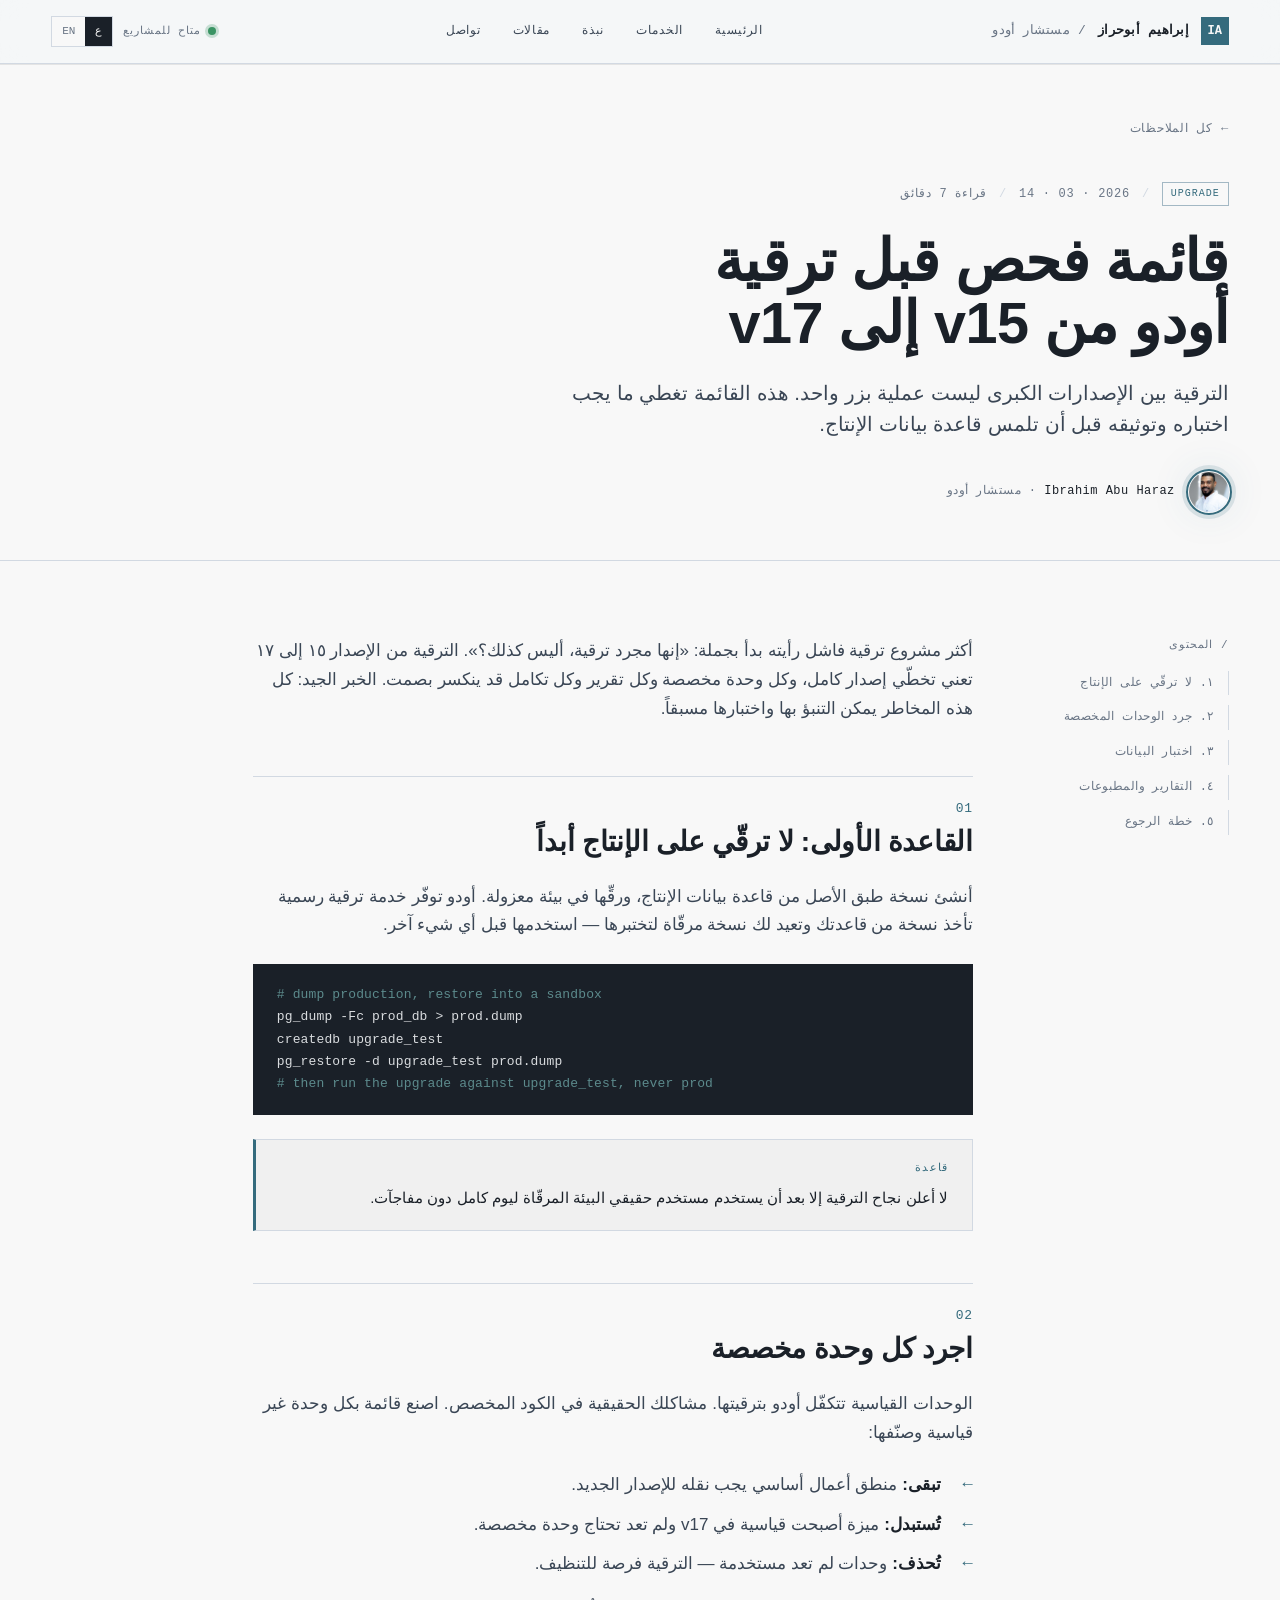
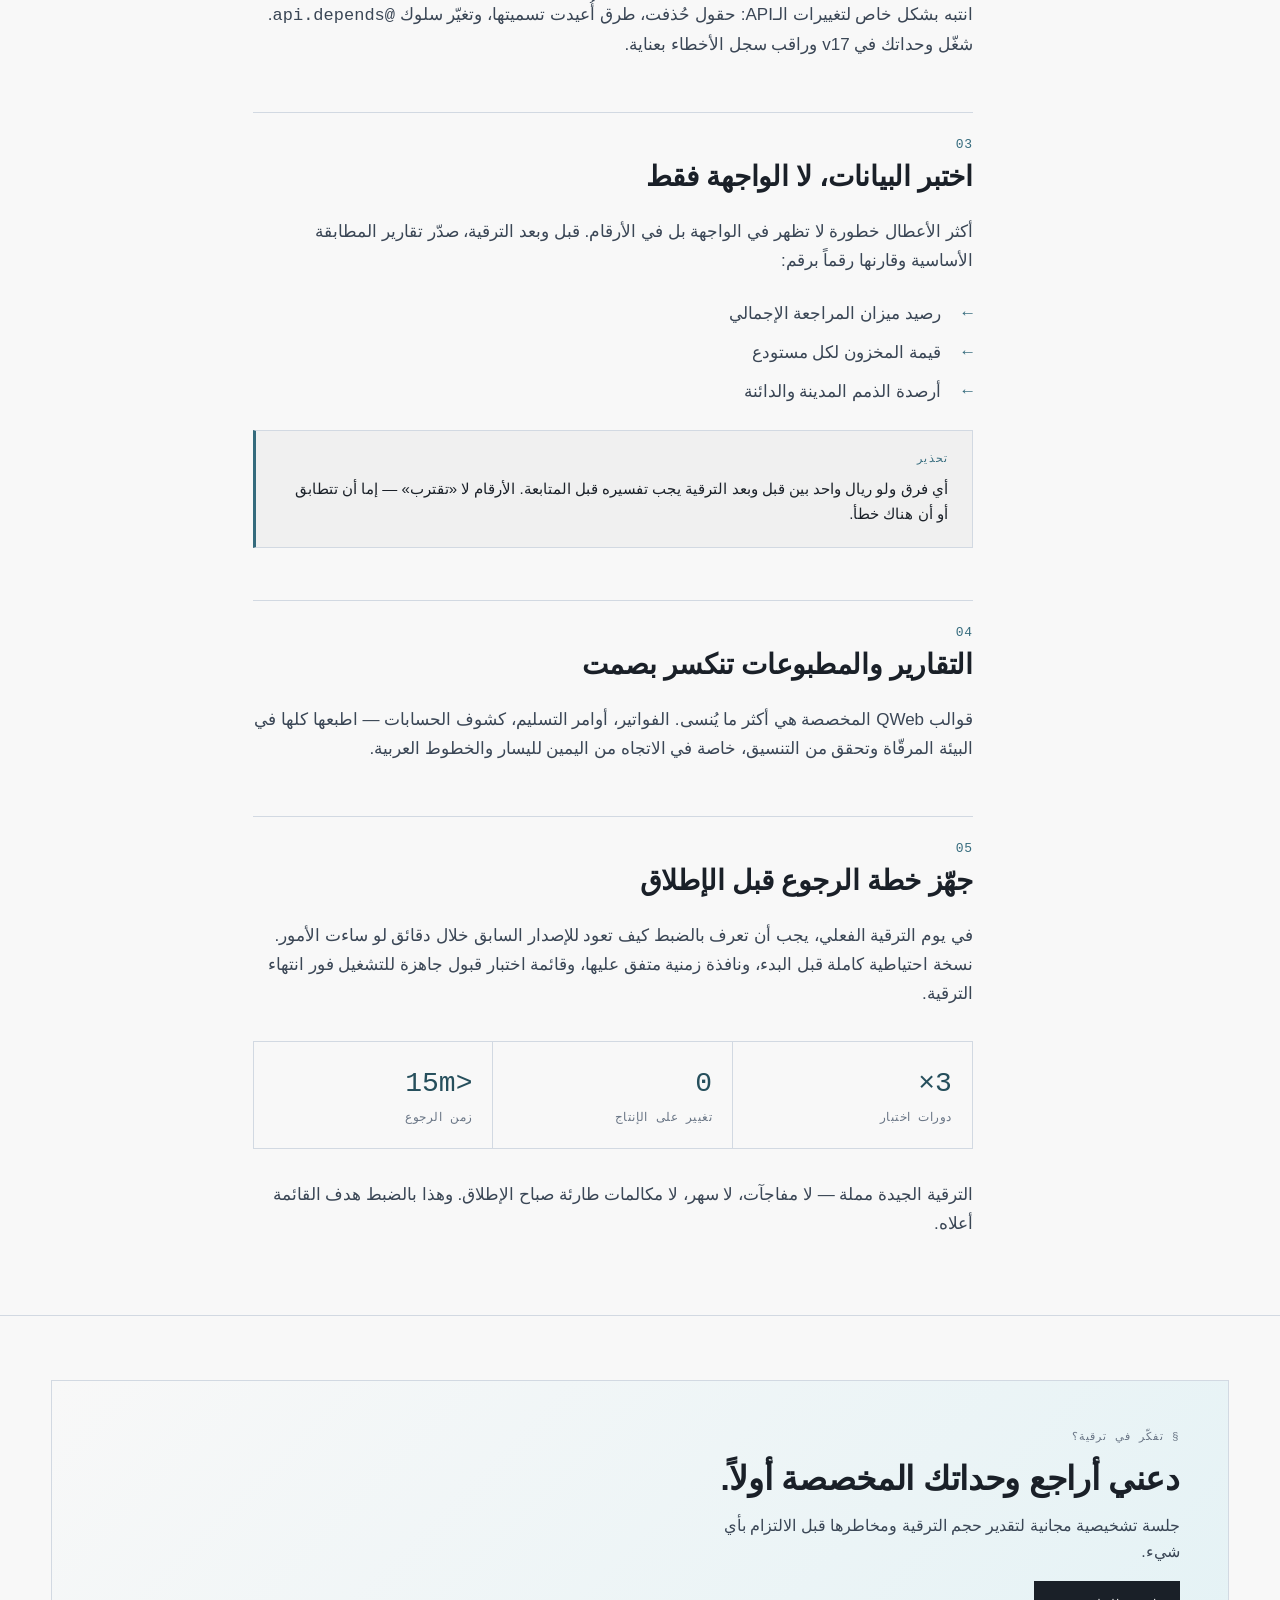
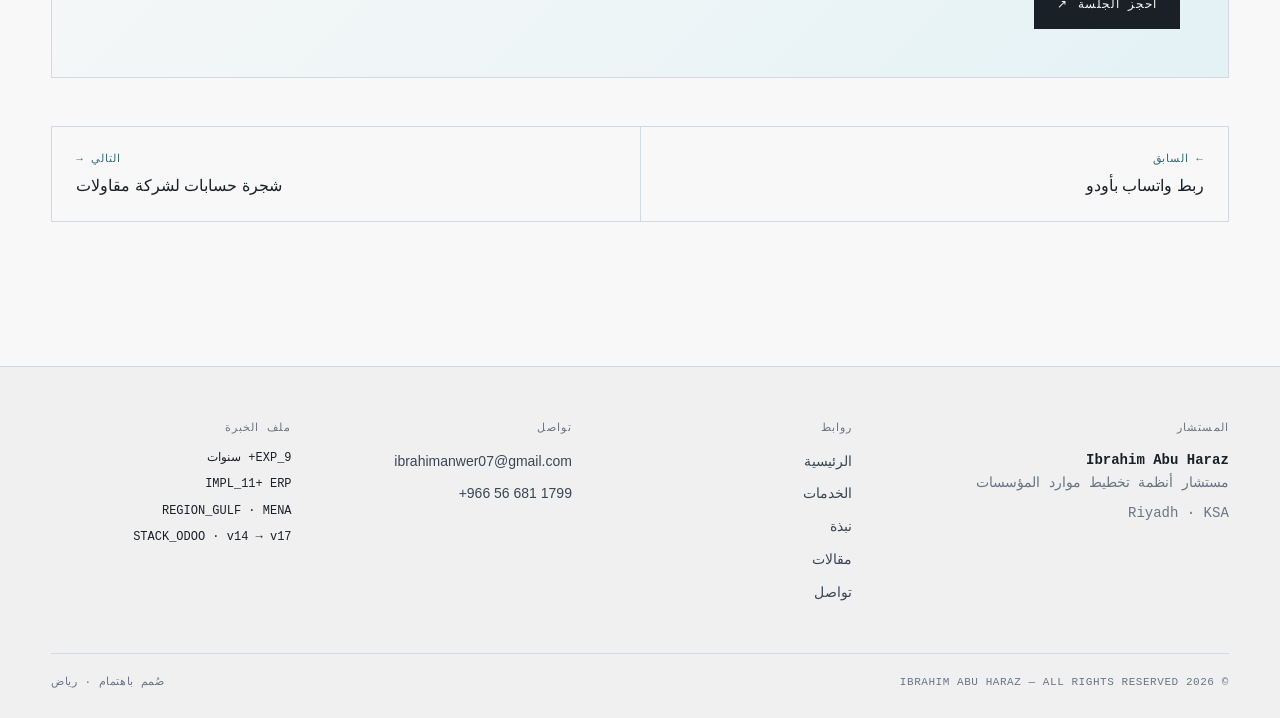
<file: article-upgrade.html>
<!DOCTYPE html>
<html lang="ar" dir="rtl">
<head>
<meta charset="UTF-8" />
<meta name="viewport" content="width=device-width, initial-scale=1.0" />
<title>Upgrading Odoo v15 → v17 — Ibrahim Abu Haraz</title>
<link rel="preconnect" href="https://fonts.googleapis.com" />
<link rel="preconnect" href="https://fonts.gstatic.com" crossorigin />
<link href="https://fonts.googleapis.com/css2?family=IBM+Plex+Mono:wght@300;400;500;600&family=IBM+Plex+Sans+Arabic:wght@300;400;500;600;700&family=IBM+Plex+Sans:wght@300;400;500;600;700&display=swap" rel="stylesheet" />
<link rel="stylesheet" href="assets/shared.css" />
<link rel="stylesheet" href="assets/pages.css" />
<link rel="stylesheet" href="assets/article.css" />
</head>
<body>

<div id="site-header"></div>

<article>
<!-- HEAD -->
<section class="article-head" data-screen-label="01 Article Head">
  <div class="wrap">
    <a href="articles.html" class="article-back">
      <span>←</span>
      <span class="lang-ar">كل الملاحظات</span><span class="lang-en">All notes</span>
    </a>
    <div class="article-tagrow">
      <span class="note-cat">UPGRADE</span>
      <span class="sep">/</span>
      <span>2026 · 03 · 14</span>
      <span class="sep">/</span>
      <span class="lang-ar">قراءة 7 دقائق</span><span class="lang-en">7 min read</span>
    </div>
    <h1 class="article-title">
      <span class="lang-ar">قائمة فحص قبل ترقية أودو من v15 إلى v17</span>
      <span class="lang-en">A pre-flight checklist for upgrading Odoo v15 → v17</span>
    </h1>
    <p class="article-standfirst">
      <span class="lang-ar">الترقية بين الإصدارات الكبرى ليست عملية بزر واحد. هذه القائمة تغطي ما يجب اختباره وتوثيقه قبل أن تلمس قاعدة بيانات الإنتاج.</span>
      <span class="lang-en">Jumping two major versions is never a one-click affair. This is what to test and document before you ever touch the production database.</span>
    </p>
    <div class="article-byline">
      <span class="portrait"><img src="assets/portrait.png" alt="Ibrahim Abu Haraz" width="40" height="40" /></span>
      <span><b>Ibrahim Abu Haraz</b> · <span class="lang-ar">مستشار أودو</span><span class="lang-en">ERP Consultant</span></span>
    </div>
  </div>
</section>

<!-- BODY -->
<section class="wrap article-body">
  <aside class="article-toc">
    <span class="label">/ <span class="lang-ar">المحتوى</span><span class="lang-en">On this page</span></span>
    <a href="#a1"><span class="lang-ar">١. لا ترقّي على الإنتاج</span><span class="lang-en">1. Never on production</span></a>
    <a href="#a2"><span class="lang-ar">٢. جرد الوحدات المخصصة</span><span class="lang-en">2. Inventory custom modules</span></a>
    <a href="#a3"><span class="lang-ar">٣. اختبار البيانات</span><span class="lang-en">3. Test the data</span></a>
    <a href="#a4"><span class="lang-ar">٤. التقارير والمطبوعات</span><span class="lang-en">4. Reports & prints</span></a>
    <a href="#a5"><span class="lang-ar">٥. خطة الرجوع</span><span class="lang-en">5. The rollback plan</span></a>
  </aside>

  <div class="prose">
    <p>
      <span class="lang-ar">أكثر مشروع ترقية فاشل رأيته بدأ بجملة: «إنها مجرد ترقية، أليس كذلك؟». الترقية من الإصدار ١٥ إلى ١٧ تعني تخطّي إصدار كامل، وكل وحدة مخصصة وكل تقرير وكل تكامل قد ينكسر بصمت. الخبر الجيد: كل هذه المخاطر يمكن التنبؤ بها واختبارها مسبقاً.</span>
      <span class="lang-en">The worst upgrade project I've seen started with the phrase: "It's just an upgrade, right?" Moving from v15 to v17 skips an entire version, and every custom module, every report, and every integration can break silently. The good news: all of it is predictable and testable in advance.</span>
    </p>

    <h2 id="a1"><span class="h2-num">01</span><span class="lang-ar">القاعدة الأولى: لا ترقّي على الإنتاج أبداً</span><span class="lang-en">Rule one: never upgrade production directly</span></h2>
    <p>
      <span class="lang-ar">أنشئ نسخة طبق الأصل من قاعدة بيانات الإنتاج، ورقِّها في بيئة معزولة. أودو توفّر خدمة ترقية رسمية تأخذ نسخة من قاعدتك وتعيد لك نسخة مرقّاة لتختبرها — استخدمها قبل أي شيء آخر.</span>
      <span class="lang-en">Take an exact copy of the production database and upgrade it in an isolated environment. Odoo provides an official upgrade service that takes a dump of your database and returns an upgraded copy for testing — use it before anything else.</span>
    </p>
    <div class="code-block"><span class="c-com"># dump production, restore into a sandbox</span>
pg_dump -Fc prod_db &gt; prod.dump
createdb upgrade_test
pg_restore -d upgrade_test prod.dump
<span class="c-com"># then run the upgrade against upgrade_test, never prod</span></div>
    <div class="callout-box">
      <span class="callout-kicker"><span class="lang-ar">قاعدة</span><span class="lang-en">Rule of thumb</span></span>
      <p><span class="lang-ar">لا أعلن نجاح الترقية إلا بعد أن يستخدم مستخدم حقيقي البيئة المرقّاة ليوم كامل دون مفاجآت.</span><span class="lang-en">I don't call an upgrade successful until a real user has run the upgraded sandbox for a full day without surprises.</span></p>
    </div>

    <h2 id="a2"><span class="h2-num">02</span><span class="lang-ar">اجرد كل وحدة مخصصة</span><span class="lang-en">Inventory every custom module</span></h2>
    <p>
      <span class="lang-ar">الوحدات القياسية تتكفّل أودو بترقيتها. مشاكلك الحقيقية في الكود المخصص. اصنع قائمة بكل وحدة غير قياسية وصنّفها:</span>
      <span class="lang-en">Standard modules are Odoo's problem to migrate. Your real risk is custom code. List every non-standard module and classify it:</span>
    </p>
    <ul>
      <li><span class="lang-ar"><strong>تبقى:</strong> منطق أعمال أساسي يجب نقله للإصدار الجديد.</span><span class="lang-en"><strong>Keep:</strong> core business logic that must be ported.</span></li>
      <li><span class="lang-ar"><strong>تُستبدل:</strong> ميزة أصبحت قياسية في v17 ولم تعد تحتاج وحدة مخصصة.</span><span class="lang-en"><strong>Replace:</strong> a feature now standard in v17 that no longer needs custom code.</span></li>
      <li><span class="lang-ar"><strong>تُحذف:</strong> وحدات لم تعد مستخدمة — الترقية فرصة للتنظيف.</span><span class="lang-en"><strong>Drop:</strong> modules nobody uses anymore — the upgrade is a chance to clean house.</span></li>
    </ul>
    <p>
      <span class="lang-ar">انتبه بشكل خاص لتغييرات الـAPI: حقول حُذفت، طرق أُعيدت تسميتها، وتغيّر سلوك <code>@api.depends</code>. شغّل وحداتك في v17 وراقب سجل الأخطاء بعناية.</span>
      <span class="lang-en">Watch API changes especially closely: removed fields, renamed methods, and changed <code>@api.depends</code> behaviour. Load your modules in v17 and read the error log line by line.</span>
    </p>

    <h2 id="a3"><span class="h2-num">03</span><span class="lang-ar">اختبر البيانات، لا الواجهة فقط</span><span class="lang-en">Test the data, not just the UI</span></h2>
    <p>
      <span class="lang-ar">أكثر الأعطال خطورة لا تظهر في الواجهة بل في الأرقام. قبل وبعد الترقية، صدّر تقارير المطابقة الأساسية وقارنها رقماً برقم:</span>
      <span class="lang-en">The most dangerous failures don't show in the UI — they show in the numbers. Before and after the upgrade, export key reconciliation reports and compare them figure by figure:</span>
    </p>
    <ul>
      <li><span class="lang-ar">رصيد ميزان المراجعة الإجمالي</span><span class="lang-en">Total trial-balance figures</span></li>
      <li><span class="lang-ar">قيمة المخزون لكل مستودع</span><span class="lang-en">Stock valuation per warehouse</span></li>
      <li><span class="lang-ar">أرصدة الذمم المدينة والدائنة</span><span class="lang-en">Open receivables and payables</span></li>
    </ul>
    <div class="callout-box">
      <span class="callout-kicker"><span class="lang-ar">تحذير</span><span class="lang-en">Watch out</span></span>
      <p><span class="lang-ar">أي فرق ولو ريال واحد بين قبل وبعد الترقية يجب تفسيره قبل المتابعة. الأرقام لا «تقترب» — إما أن تتطابق أو أن هناك خطأ.</span><span class="lang-en">Any difference — even one riyal — between before and after must be explained before proceeding. Numbers don't "get close"; they either match or something is wrong.</span></p>
    </div>

    <h2 id="a4"><span class="h2-num">04</span><span class="lang-ar">التقارير والمطبوعات تنكسر بصمت</span><span class="lang-en">Reports and prints break silently</span></h2>
    <p>
      <span class="lang-ar">قوالب QWeb المخصصة هي أكثر ما يُنسى. الفواتير، أوامر التسليم، كشوف الحسابات — اطبعها كلها في البيئة المرقّاة وتحقق من التنسيق، خاصة في الاتجاه من اليمين لليسار والخطوط العربية.</span>
      <span class="lang-en">Custom QWeb templates are the most forgotten piece. Invoices, delivery orders, statements — print every one in the upgraded sandbox and check the layout, especially right-to-left flow and Arabic fonts.</span>
    </p>

    <h2 id="a5"><span class="h2-num">05</span><span class="lang-ar">جهّز خطة الرجوع قبل الإطلاق</span><span class="lang-en">Have a rollback plan before go-live</span></h2>
    <p>
      <span class="lang-ar">في يوم الترقية الفعلي، يجب أن تعرف بالضبط كيف تعود للإصدار السابق خلال دقائق لو ساءت الأمور. نسخة احتياطية كاملة قبل البدء، ونافذة زمنية متفق عليها، وقائمة اختبار قبول جاهزة للتشغيل فور انتهاء الترقية.</span>
      <span class="lang-en">On the actual upgrade day, you must know exactly how to revert to the previous version within minutes if things go wrong. A full backup before you start, an agreed maintenance window, and an acceptance checklist ready to run the moment the upgrade finishes.</span>
    </p>
    <div class="article-stats">
      <div><span class="s-num">3×</span><span class="s-lab"><span class="lang-ar">دورات اختبار</span><span class="lang-en">test cycles</span></span></div>
      <div><span class="s-num">0</span><span class="s-lab"><span class="lang-ar">تغيير على الإنتاج</span><span class="lang-en">prod changes</span></span></div>
      <div><span class="s-num">&lt;15m</span><span class="s-lab"><span class="lang-ar">زمن الرجوع</span><span class="lang-en">rollback time</span></span></div>
    </div>
    <p>
      <span class="lang-ar">الترقية الجيدة مملة — لا مفاجآت، لا سهر، لا مكالمات طارئة صباح الإطلاق. وهذا بالضبط هدف القائمة أعلاه.</span>
      <span class="lang-en">A good upgrade is boring — no surprises, no all-nighters, no emergency calls the morning of go-live. That's exactly what the checklist above is for.</span>
    </p>
  </div>
</section>

<!-- FOOT -->
<section class="article-foot">
  <div class="wrap">
    <div class="article-cta">
      <span class="label">§ <span class="lang-ar">تفكّر في ترقية؟</span><span class="lang-en">Planning an upgrade?</span></span>
      <h2><span class="lang-ar">دعني أراجع وحداتك المخصصة أولاً.</span><span class="lang-en">Let me review your custom modules first.</span></h2>
      <p><span class="lang-ar">جلسة تشخيصية مجانية لتقدير حجم الترقية ومخاطرها قبل الالتزام بأي شيء.</span><span class="lang-en">A free diagnostic call to size the upgrade and its risks before you commit to anything.</span></p>
      <a class="btn" href="contact.html"><span class="lang-ar">احجز الجلسة</span><span class="lang-en">Book the call</span><span class="arrow">↗</span></a>
    </div>

    <nav class="article-nav">
      <a class="prev" href="article-whatsapp.html">
        <span class="an-dir">← <span class="lang-ar">السابق</span><span class="lang-en">Previous</span></span>
        <span class="an-title"><span class="lang-ar">ربط واتساب بأودو</span><span class="lang-en">Wiring WhatsApp into Odoo</span></span>
      </a>
      <a class="next" href="article-coa.html">
        <span class="an-dir"><span class="lang-ar">التالي</span><span class="lang-en">Next</span> →</span>
        <span class="an-title"><span class="lang-ar">شجرة حسابات لشركة مقاولات</span><span class="lang-en">Chart of accounts for contracting</span></span>
      </a>
    </nav>
  </div>
</section>
</article>

<div id="site-footer"></div>

<script src="assets/shared.js"></script>
<script src="assets/partials.js"></script>
</body>
</html>
</file>
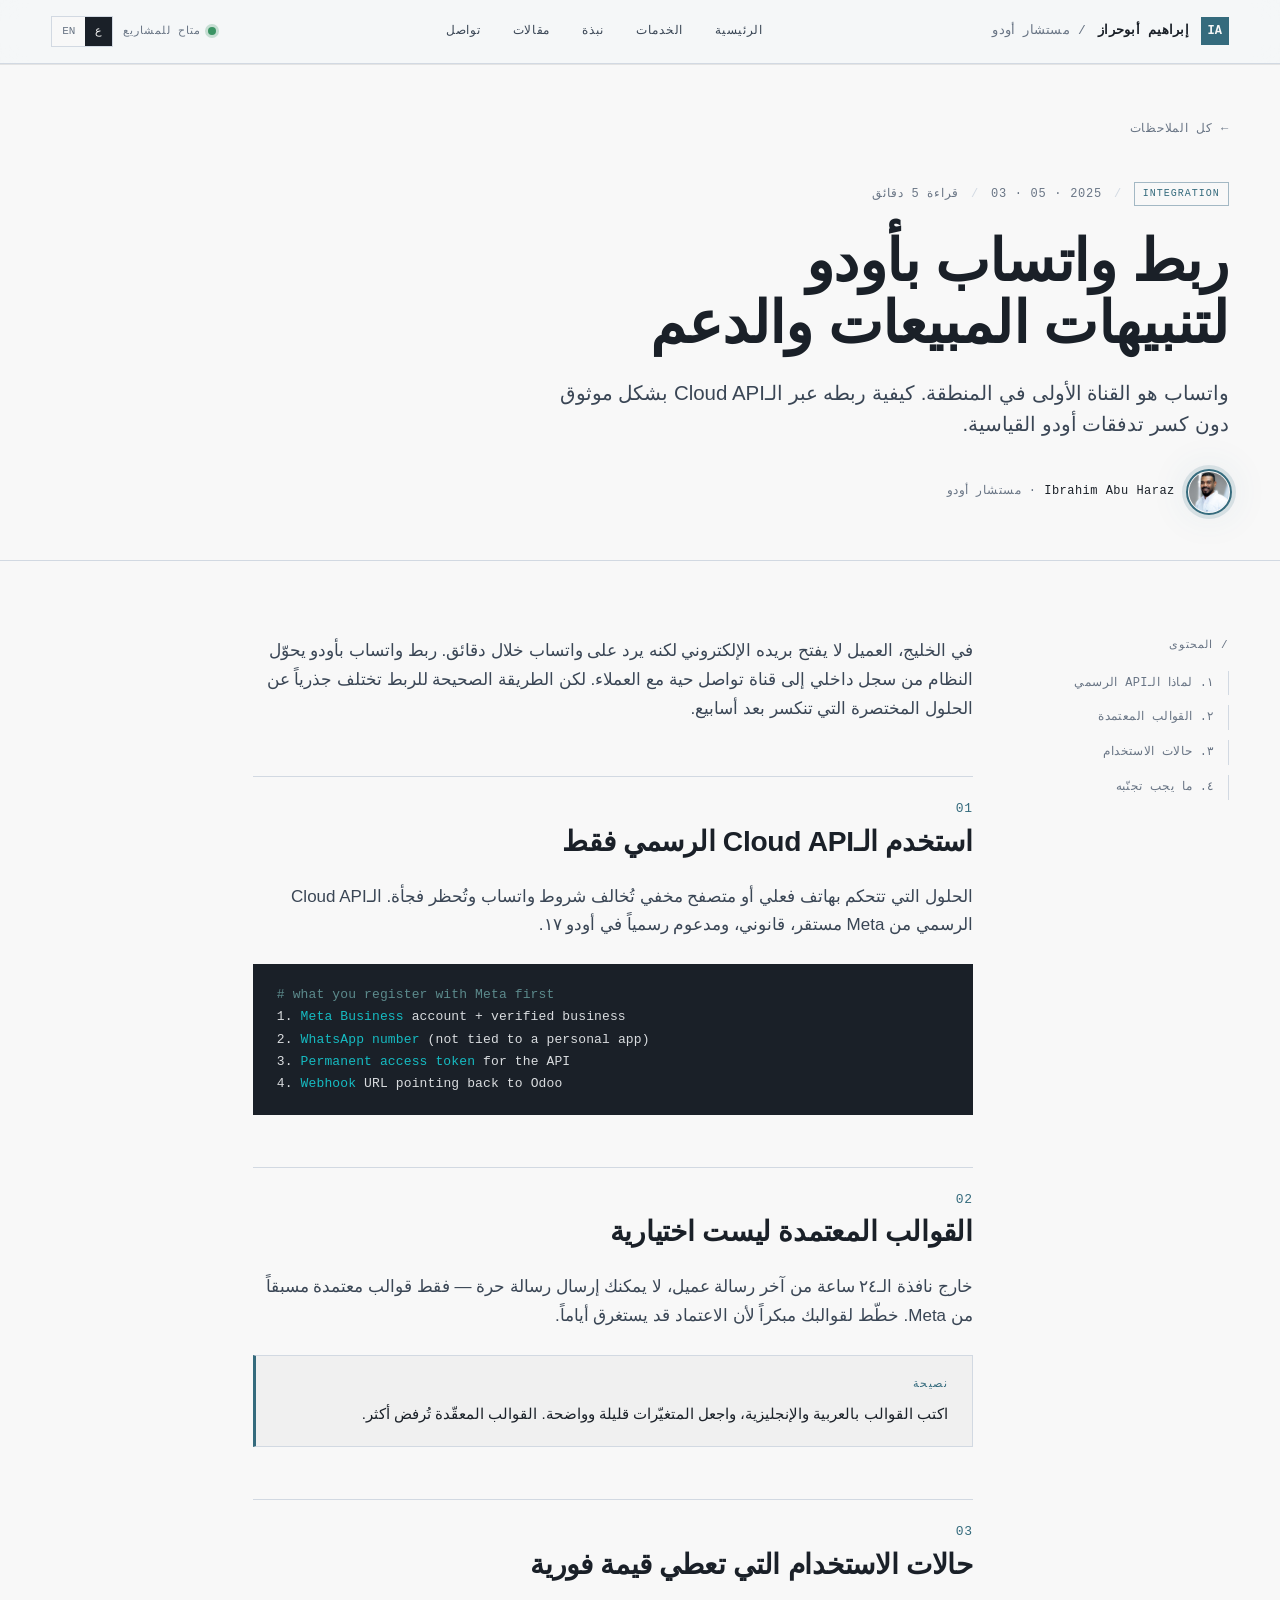
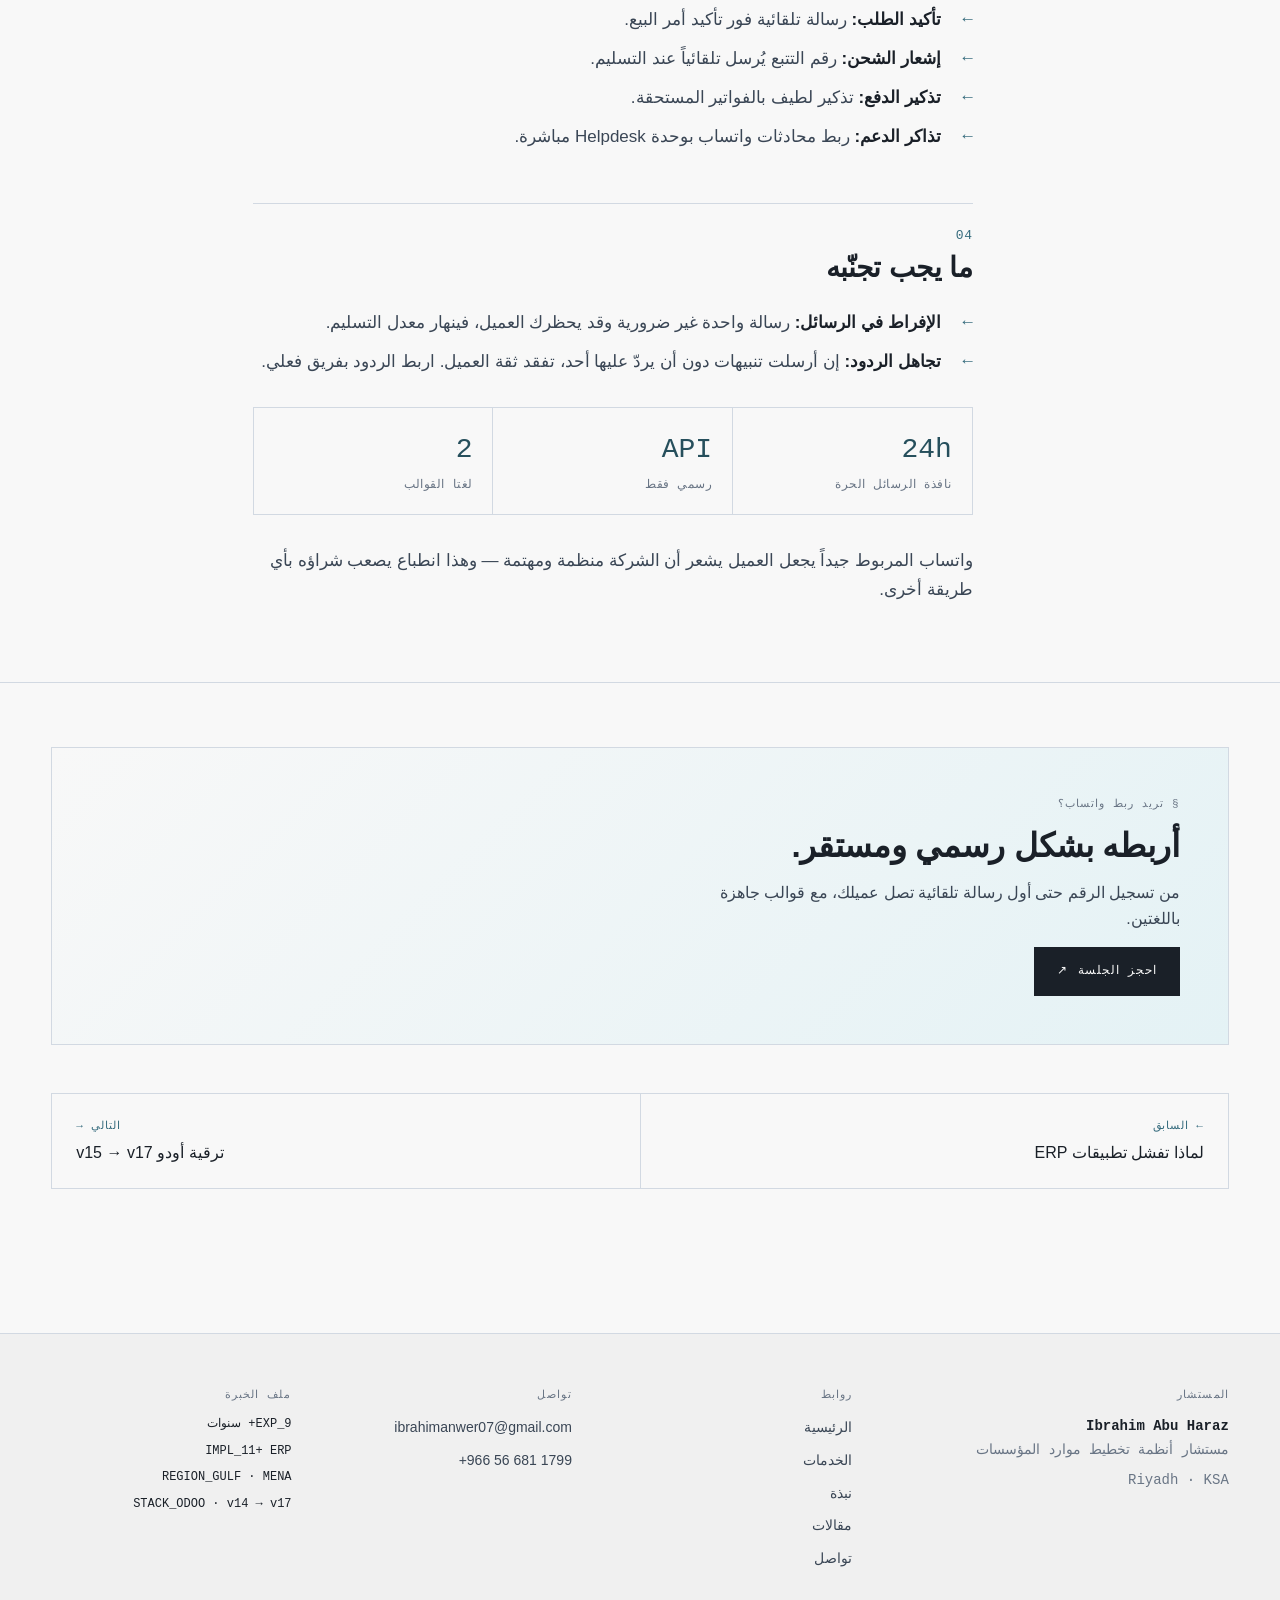
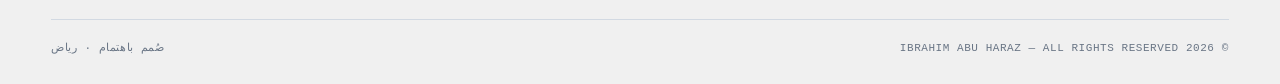
<file: article-whatsapp.html>
<!DOCTYPE html>
<html lang="ar" dir="rtl">
<head>
<meta charset="UTF-8" />
<meta name="viewport" content="width=device-width, initial-scale=1.0" />
<title>Wiring WhatsApp into Odoo — Ibrahim Abu Haraz</title>
<link rel="preconnect" href="https://fonts.googleapis.com" />
<link rel="preconnect" href="https://fonts.gstatic.com" crossorigin />
<link href="https://fonts.googleapis.com/css2?family=IBM+Plex+Mono:wght@300;400;500;600&family=IBM+Plex+Sans+Arabic:wght@300;400;500;600;700&family=IBM+Plex+Sans:wght@300;400;500;600;700&display=swap" rel="stylesheet" />
<link rel="stylesheet" href="assets/shared.css" />
<link rel="stylesheet" href="assets/pages.css" />
<link rel="stylesheet" href="assets/article.css" />
</head>
<body>

<div id="site-header"></div>

<article>
<section class="article-head" data-screen-label="01 Article Head">
  <div class="wrap">
    <a href="articles.html" class="article-back">
      <span>←</span>
      <span class="lang-ar">كل الملاحظات</span><span class="lang-en">All notes</span>
    </a>
    <div class="article-tagrow">
      <span class="note-cat">INTEGRATION</span>
      <span class="sep">/</span>
      <span>2025 · 05 · 03</span>
      <span class="sep">/</span>
      <span class="lang-ar">قراءة 5 دقائق</span><span class="lang-en">5 min read</span>
    </div>
    <h1 class="article-title">
      <span class="lang-ar">ربط واتساب بأودو لتنبيهات المبيعات والدعم</span>
      <span class="lang-en">Wiring WhatsApp into Odoo for sales &amp; support alerts</span>
    </h1>
    <p class="article-standfirst">
      <span class="lang-ar">واتساب هو القناة الأولى في المنطقة. كيفية ربطه عبر الـCloud API بشكل موثوق دون كسر تدفقات أودو القياسية.</span>
      <span class="lang-en">WhatsApp is the region's primary channel. How to connect it via the Cloud API reliably — without breaking Odoo's standard flows.</span>
    </p>
    <div class="article-byline">
      <span class="portrait"><img src="assets/portrait.png" alt="Ibrahim Abu Haraz" width="40" height="40" /></span>
      <span><b>Ibrahim Abu Haraz</b> · <span class="lang-ar">مستشار أودو</span><span class="lang-en">ERP Consultant</span></span>
    </div>
  </div>
</section>

<section class="wrap article-body">
  <aside class="article-toc">
    <span class="label">/ <span class="lang-ar">المحتوى</span><span class="lang-en">On this page</span></span>
    <a href="#a1"><span class="lang-ar">١. لماذا الـAPI الرسمي</span><span class="lang-en">1. Why the official API</span></a>
    <a href="#a2"><span class="lang-ar">٢. القوالب المعتمدة</span><span class="lang-en">2. Approved templates</span></a>
    <a href="#a3"><span class="lang-ar">٣. حالات الاستخدام</span><span class="lang-en">3. Use cases</span></a>
    <a href="#a4"><span class="lang-ar">٤. ما يجب تجنّبه</span><span class="lang-en">4. What to avoid</span></a>
  </aside>

  <div class="prose">
    <p>
      <span class="lang-ar">في الخليج، العميل لا يفتح بريده الإلكتروني لكنه يرد على واتساب خلال دقائق. ربط واتساب بأودو يحوّل النظام من سجل داخلي إلى قناة تواصل حية مع العملاء. لكن الطريقة الصحيحة للربط تختلف جذرياً عن الحلول المختصرة التي تنكسر بعد أسابيع.</span>
      <span class="lang-en">In the Gulf, a customer won't open their email but will reply on WhatsApp within minutes. Connecting WhatsApp to Odoo turns the system from an internal ledger into a live customer channel. But the right way to integrate differs sharply from the shortcuts that break after a few weeks.</span>
    </p>

    <h2 id="a1"><span class="h2-num">01</span><span class="lang-ar">استخدم الـCloud API الرسمي فقط</span><span class="lang-en">Use only the official Cloud API</span></h2>
    <p>
      <span class="lang-ar">الحلول التي تتحكم بهاتف فعلي أو متصفح مخفي تُخالف شروط واتساب وتُحظر فجأة. الـCloud API الرسمي من Meta مستقر، قانوني، ومدعوم رسمياً في أودو ١٧.</span>
      <span class="lang-en">Solutions that control a physical phone or a hidden browser violate WhatsApp's terms and get banned without warning. Meta's official Cloud API is stable, legal, and natively supported in Odoo 17.</span>
    </p>
    <div class="code-block"><span class="c-com"># what you register with Meta first</span>
1. <span class="c-key">Meta Business</span> account + verified business
2. <span class="c-key">WhatsApp number</span> (not tied to a personal app)
3. <span class="c-key">Permanent access token</span> for the API
4. <span class="c-key">Webhook</span> URL pointing back to Odoo</div>

    <h2 id="a2"><span class="h2-num">02</span><span class="lang-ar">القوالب المعتمدة ليست اختيارية</span><span class="lang-en">Approved templates aren't optional</span></h2>
    <p>
      <span class="lang-ar">خارج نافذة الـ٢٤ ساعة من آخر رسالة عميل، لا يمكنك إرسال رسالة حرة — فقط قوالب معتمدة مسبقاً من Meta. خطّط لقوالبك مبكراً لأن الاعتماد قد يستغرق أياماً.</span>
      <span class="lang-en">Outside the 24-hour window from a customer's last message, you can't send free-form text — only templates pre-approved by Meta. Plan your templates early, because approval can take days.</span>
    </p>
    <div class="callout-box">
      <span class="callout-kicker"><span class="lang-ar">نصيحة</span><span class="lang-en">Tip</span></span>
      <p><span class="lang-ar">اكتب القوالب بالعربية والإنجليزية، واجعل المتغيّرات قليلة وواضحة. القوالب المعقّدة تُرفض أكثر.</span><span class="lang-en">Write templates in both Arabic and English, and keep variables few and clear. Complex templates get rejected more often.</span></p>
    </div>

    <h2 id="a3"><span class="h2-num">03</span><span class="lang-ar">حالات الاستخدام التي تعطي قيمة فورية</span><span class="lang-en">Use cases that deliver instant value</span></h2>
    <ul>
      <li><span class="lang-ar"><strong>تأكيد الطلب:</strong> رسالة تلقائية فور تأكيد أمر البيع.</span><span class="lang-en"><strong>Order confirmation:</strong> an automatic message the moment a sales order is confirmed.</span></li>
      <li><span class="lang-ar"><strong>إشعار الشحن:</strong> رقم التتبع يُرسل تلقائياً عند التسليم.</span><span class="lang-en"><strong>Shipping alert:</strong> the tracking number sent automatically on delivery.</span></li>
      <li><span class="lang-ar"><strong>تذكير الدفع:</strong> تذكير لطيف بالفواتير المستحقة.</span><span class="lang-en"><strong>Payment reminder:</strong> a gentle nudge on overdue invoices.</span></li>
      <li><span class="lang-ar"><strong>تذاكر الدعم:</strong> ربط محادثات واتساب بوحدة Helpdesk مباشرة.</span><span class="lang-en"><strong>Support tickets:</strong> WhatsApp threads linked straight to the Helpdesk module.</span></li>
    </ul>

    <h2 id="a4"><span class="h2-num">04</span><span class="lang-ar">ما يجب تجنّبه</span><span class="lang-en">What to avoid</span></h2>
    <ul>
      <li><span class="lang-ar"><strong>الإفراط في الرسائل:</strong> رسالة واحدة غير ضرورية وقد يحظرك العميل، فينهار معدل التسليم.</span><span class="lang-en"><strong>Over-messaging:</strong> one unnecessary message and the customer blocks you, tanking your delivery rate.</span></li>
      <li><span class="lang-ar"><strong>تجاهل الردود:</strong> إن أرسلت تنبيهات دون أن يردّ عليها أحد، تفقد ثقة العميل. اربط الردود بفريق فعلي.</span><span class="lang-en"><strong>Ignoring replies:</strong> if you push alerts nobody answers, you lose trust. Route replies to a real team.</span></li>
    </ul>
    <div class="article-stats">
      <div><span class="s-num">24h</span><span class="s-lab"><span class="lang-ar">نافذة الرسائل الحرة</span><span class="lang-en">free-message window</span></span></div>
      <div><span class="s-num">API</span><span class="s-lab"><span class="lang-ar">رسمي فقط</span><span class="lang-en">official only</span></span></div>
      <div><span class="s-num">2</span><span class="s-lab"><span class="lang-ar">لغتا القوالب</span><span class="lang-en">template languages</span></span></div>
    </div>
    <p>
      <span class="lang-ar">واتساب المربوط جيداً يجعل العميل يشعر أن الشركة منظمة ومهتمة — وهذا انطباع يصعب شراؤه بأي طريقة أخرى.</span>
      <span class="lang-en">A well-integrated WhatsApp makes customers feel the company is organised and attentive — an impression that's hard to buy any other way.</span>
    </p>
  </div>
</section>

<section class="article-foot">
  <div class="wrap">
    <div class="article-cta">
      <span class="label">§ <span class="lang-ar">تريد ربط واتساب؟</span><span class="lang-en">Want WhatsApp integration?</span></span>
      <h2><span class="lang-ar">أربطه بشكل رسمي ومستقر.</span><span class="lang-en">I set it up the official, stable way.</span></h2>
      <p><span class="lang-ar">من تسجيل الرقم حتى أول رسالة تلقائية تصل عميلك، مع قوالب جاهزة باللغتين.</span><span class="lang-en">From number registration to the first automatic message reaching your customer, with bilingual templates ready to go.</span></p>
      <a class="btn" href="contact.html"><span class="lang-ar">احجز الجلسة</span><span class="lang-en">Book the call</span><span class="arrow">↗</span></a>
    </div>

    <nav class="article-nav">
      <a class="prev" href="article-why-fail.html">
        <span class="an-dir">← <span class="lang-ar">السابق</span><span class="lang-en">Previous</span></span>
        <span class="an-title"><span class="lang-ar">لماذا تفشل تطبيقات ERP</span><span class="lang-en">Why ERP rollouts fail</span></span>
      </a>
      <a class="next" href="article-upgrade.html">
        <span class="an-dir"><span class="lang-ar">التالي</span><span class="lang-en">Next</span> →</span>
        <span class="an-title"><span class="lang-ar">ترقية أودو v15 → v17</span><span class="lang-en">Upgrading Odoo v15 → v17</span></span>
      </a>
    </nav>
  </div>
</section>
</article>

<div id="site-footer"></div>

<script src="assets/shared.js"></script>
<script src="assets/partials.js"></script>
</body>
</html>
</file>
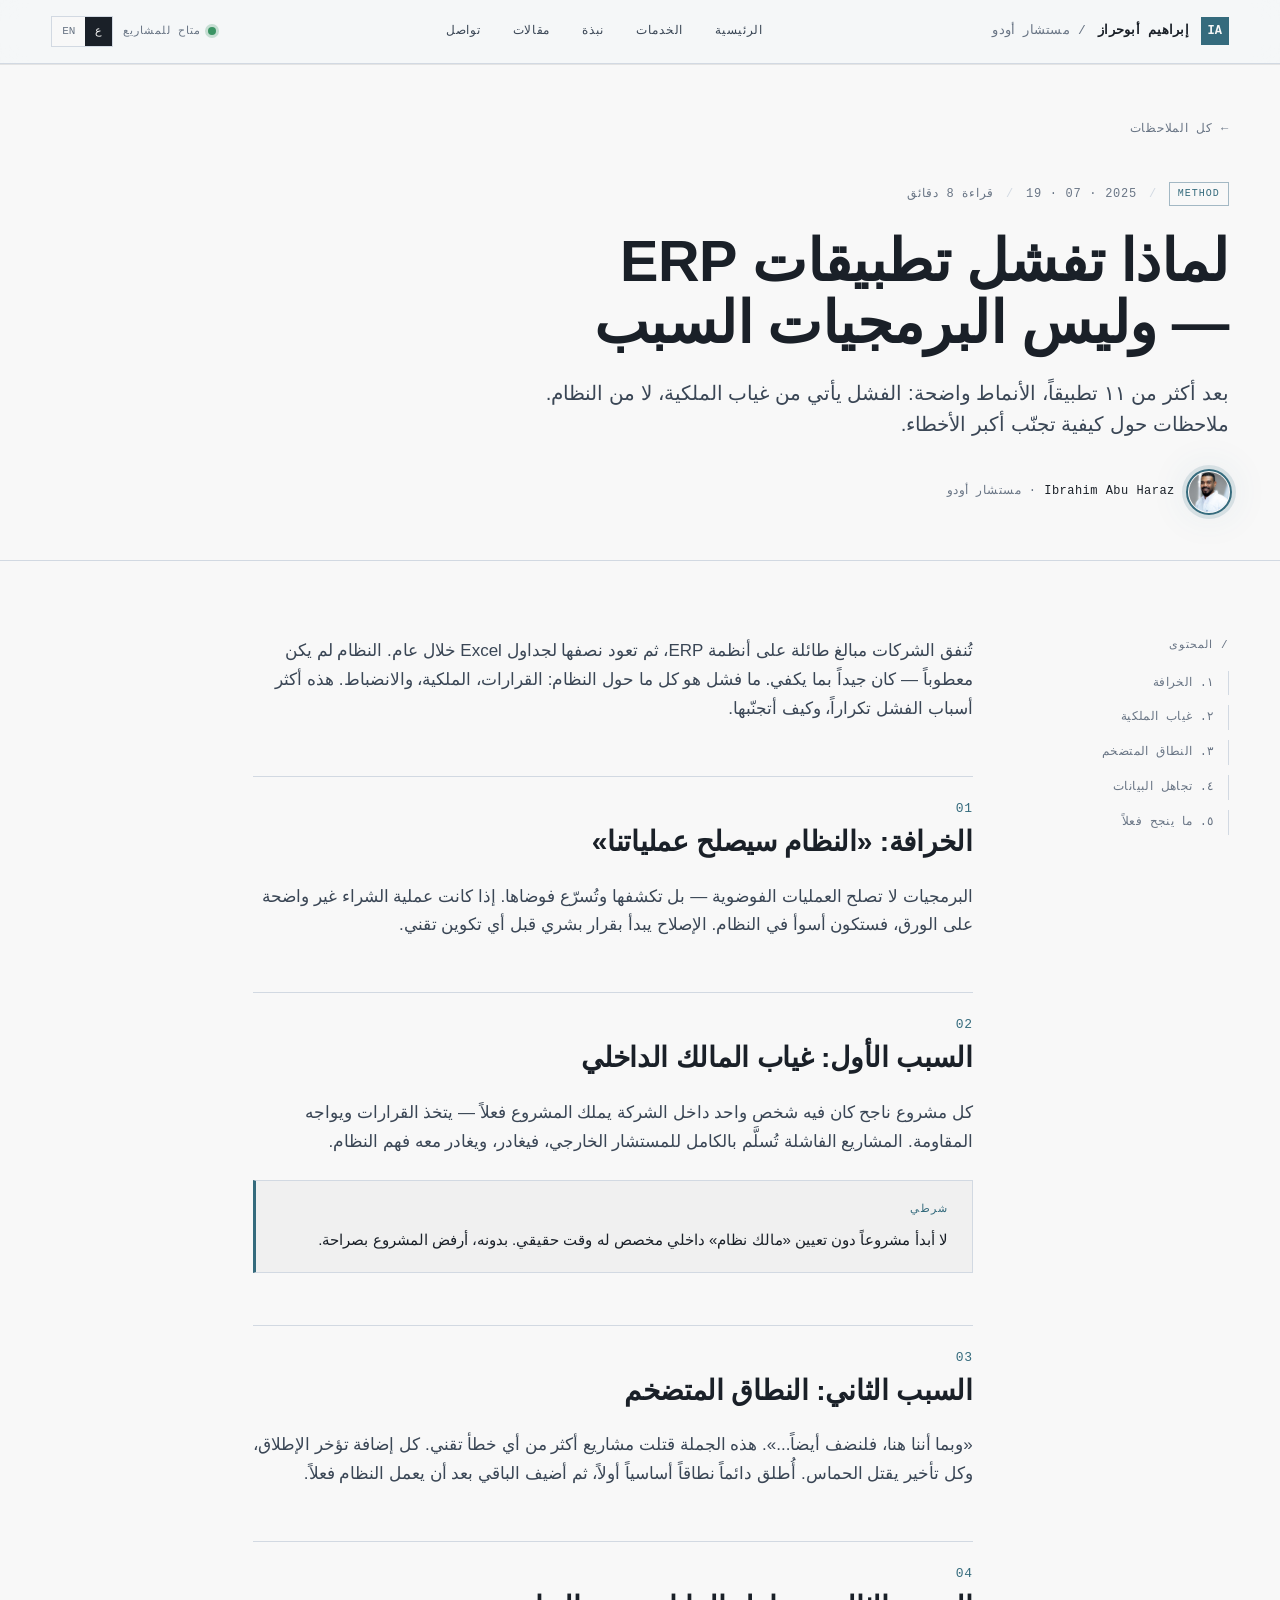
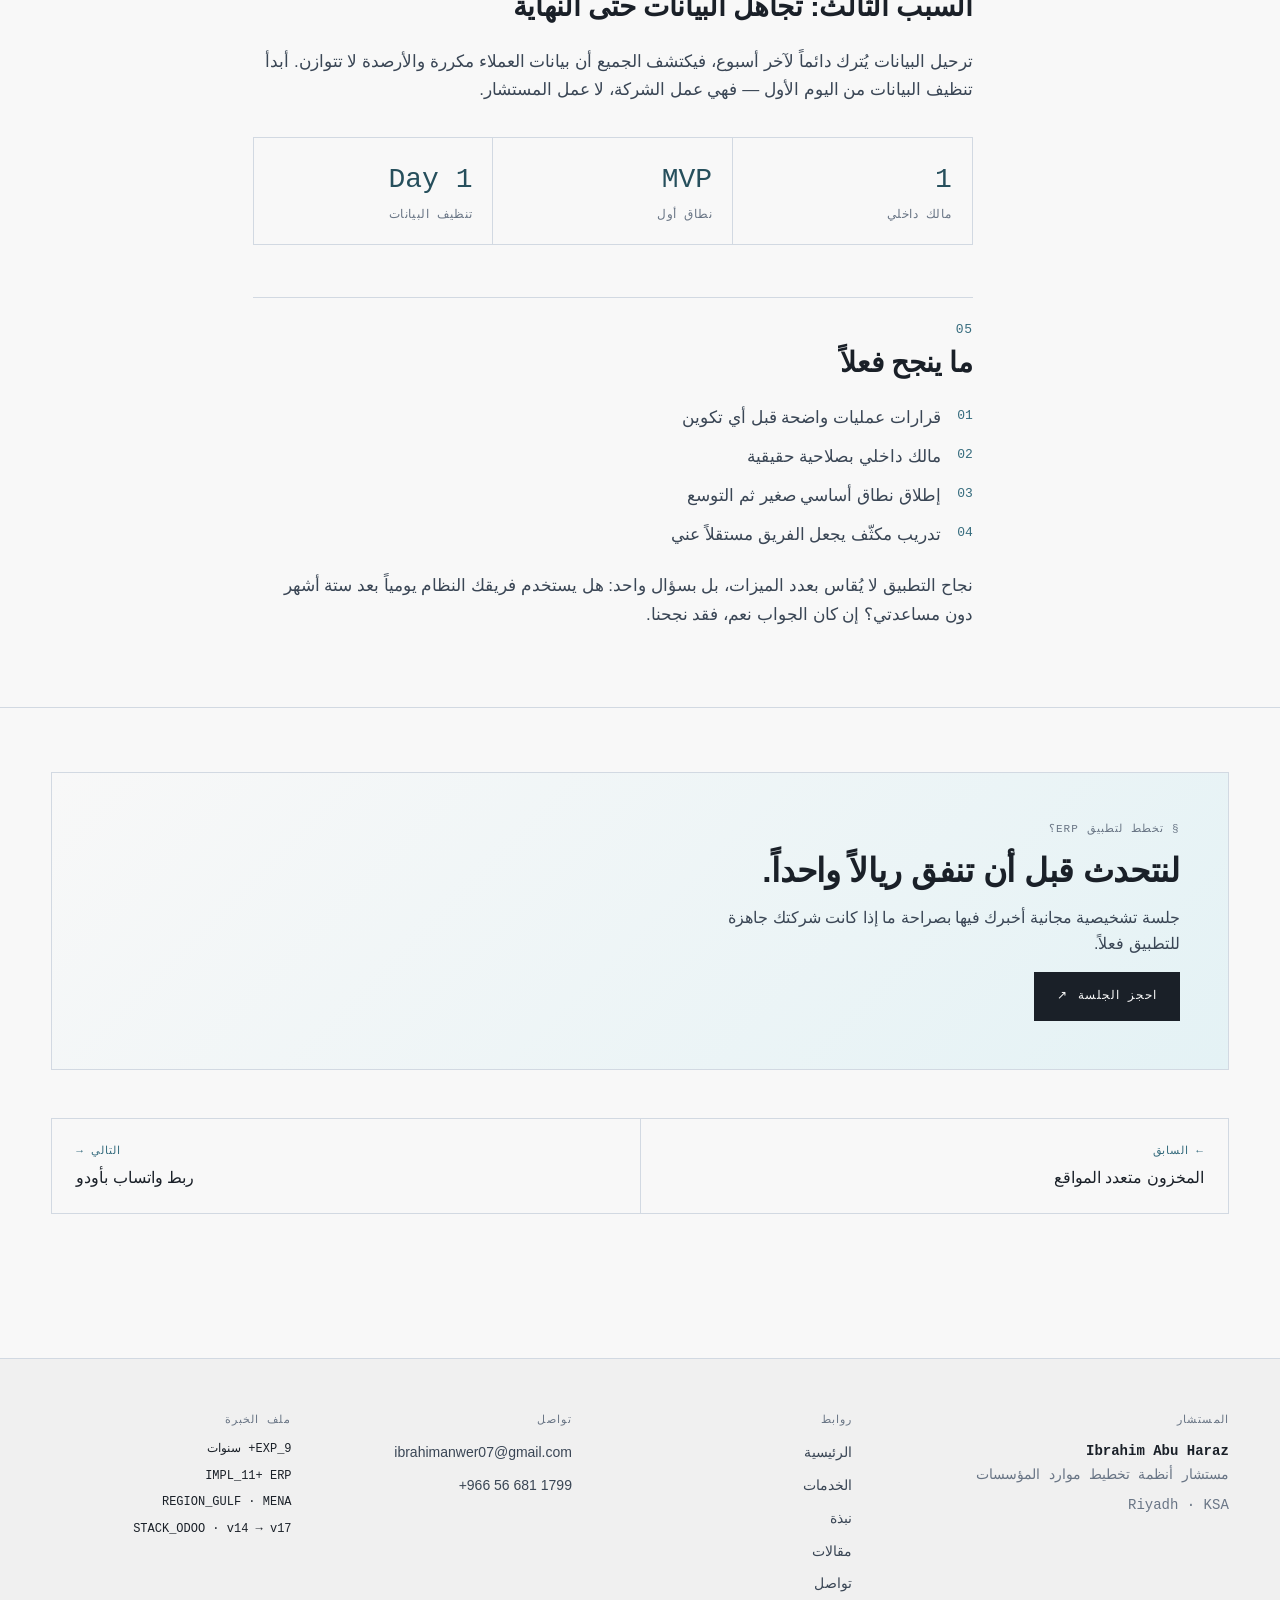
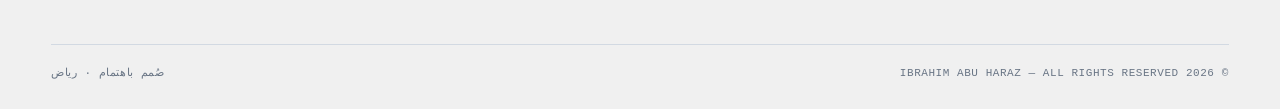
<file: article-why-fail.html>
<!DOCTYPE html>
<html lang="ar" dir="rtl">
<head>
<meta charset="UTF-8" />
<meta name="viewport" content="width=device-width, initial-scale=1.0" />
<title>Why ERP rollouts fail — Ibrahim Abu Haraz</title>
<link rel="preconnect" href="https://fonts.googleapis.com" />
<link rel="preconnect" href="https://fonts.gstatic.com" crossorigin />
<link href="https://fonts.googleapis.com/css2?family=IBM+Plex+Mono:wght@300;400;500;600&family=IBM+Plex+Sans+Arabic:wght@300;400;500;600;700&family=IBM+Plex+Sans:wght@300;400;500;600;700&display=swap" rel="stylesheet" />
<link rel="stylesheet" href="assets/shared.css" />
<link rel="stylesheet" href="assets/pages.css" />
<link rel="stylesheet" href="assets/article.css" />
</head>
<body>

<div id="site-header"></div>

<article>
<section class="article-head" data-screen-label="01 Article Head">
  <div class="wrap">
    <a href="articles.html" class="article-back">
      <span>←</span>
      <span class="lang-ar">كل الملاحظات</span><span class="lang-en">All notes</span>
    </a>
    <div class="article-tagrow">
      <span class="note-cat">METHOD</span>
      <span class="sep">/</span>
      <span>2025 · 07 · 19</span>
      <span class="sep">/</span>
      <span class="lang-ar">قراءة 8 دقائق</span><span class="lang-en">8 min read</span>
    </div>
    <h1 class="article-title">
      <span class="lang-ar">لماذا تفشل تطبيقات ERP — وليس البرمجيات السبب</span>
      <span class="lang-en">Why ERP rollouts fail — and it's rarely the software</span>
    </h1>
    <p class="article-standfirst">
      <span class="lang-ar">بعد أكثر من ١١ تطبيقاً، الأنماط واضحة: الفشل يأتي من غياب الملكية، لا من النظام. ملاحظات حول كيفية تجنّب أكبر الأخطاء.</span>
      <span class="lang-en">After 11+ implementations, the patterns are clear: failure comes from missing ownership, not the system. Notes on dodging the biggest mistakes.</span>
    </p>
    <div class="article-byline">
      <span class="portrait"><img src="assets/portrait.png" alt="Ibrahim Abu Haraz" width="40" height="40" /></span>
      <span><b>Ibrahim Abu Haraz</b> · <span class="lang-ar">مستشار أودو</span><span class="lang-en">ERP Consultant</span></span>
    </div>
  </div>
</section>

<section class="wrap article-body">
  <aside class="article-toc">
    <span class="label">/ <span class="lang-ar">المحتوى</span><span class="lang-en">On this page</span></span>
    <a href="#a1"><span class="lang-ar">١. الخرافة</span><span class="lang-en">1. The myth</span></a>
    <a href="#a2"><span class="lang-ar">٢. غياب الملكية</span><span class="lang-en">2. Missing ownership</span></a>
    <a href="#a3"><span class="lang-ar">٣. النطاق المتضخم</span><span class="lang-en">3. Scope creep</span></a>
    <a href="#a4"><span class="lang-ar">٤. تجاهل البيانات</span><span class="lang-en">4. Ignoring data</span></a>
    <a href="#a5"><span class="lang-ar">٥. ما ينجح فعلاً</span><span class="lang-en">5. What works</span></a>
  </aside>

  <div class="prose">
    <p>
      <span class="lang-ar">تُنفق الشركات مبالغ طائلة على أنظمة ERP، ثم تعود نصفها لجداول Excel خلال عام. النظام لم يكن معطوباً — كان جيداً بما يكفي. ما فشل هو كل ما حول النظام: القرارات، الملكية، والانضباط. هذه أكثر أسباب الفشل تكراراً، وكيف أتجنّبها.</span>
      <span class="lang-en">Companies spend enormous sums on ERP systems, then half of them drift back to Excel within a year. The system wasn't broken — it was good enough. What failed was everything around it: decisions, ownership, and discipline. Here are the most recurring causes of failure, and how I avoid them.</span>
    </p>

    <h2 id="a1"><span class="h2-num">01</span><span class="lang-ar">الخرافة: «النظام سيصلح عملياتنا»</span><span class="lang-en">The myth: "the system will fix our operations"</span></h2>
    <p>
      <span class="lang-ar">البرمجيات لا تصلح العمليات الفوضوية — بل تكشفها وتُسرّع فوضاها. إذا كانت عملية الشراء غير واضحة على الورق، فستكون أسوأ في النظام. الإصلاح يبدأ بقرار بشري قبل أي تكوين تقني.</span>
      <span class="lang-en">Software doesn't fix chaotic operations — it exposes them and accelerates the chaos. If your purchasing process is unclear on paper, it will be worse in the system. The fix starts with a human decision, before any technical configuration.</span>
    </p>

    <h2 id="a2"><span class="h2-num">02</span><span class="lang-ar">السبب الأول: غياب المالك الداخلي</span><span class="lang-en">Cause one: no internal owner</span></h2>
    <p>
      <span class="lang-ar">كل مشروع ناجح كان فيه شخص واحد داخل الشركة يملك المشروع فعلاً — يتخذ القرارات ويواجه المقاومة. المشاريع الفاشلة تُسلَّم بالكامل للمستشار الخارجي، فيغادر، ويغادر معه فهم النظام.</span>
      <span class="lang-en">Every successful project had one person inside the company who genuinely owned it — making decisions and facing resistance. Failed projects are handed entirely to the external consultant, who then leaves, and the understanding of the system leaves with him.</span>
    </p>
    <div class="callout-box">
      <span class="callout-kicker"><span class="lang-ar">شرطي</span><span class="lang-en">My condition</span></span>
      <p><span class="lang-ar">لا أبدأ مشروعاً دون تعيين «مالك نظام» داخلي مخصص له وقت حقيقي. بدونه، أرفض المشروع بصراحة.</span><span class="lang-en">I won't start a project without a designated internal "system owner" given real time for it. Without one, I honestly decline the engagement.</span></p>
    </div>

    <h2 id="a3"><span class="h2-num">03</span><span class="lang-ar">السبب الثاني: النطاق المتضخم</span><span class="lang-en">Cause two: scope creep</span></h2>
    <p>
      <span class="lang-ar">«وبما أننا هنا، فلنضف أيضاً...». هذه الجملة قتلت مشاريع أكثر من أي خطأ تقني. كل إضافة تؤخر الإطلاق، وكل تأخير يقتل الحماس. أُطلق دائماً نطاقاً أساسياً أولاً، ثم أضيف الباقي بعد أن يعمل النظام فعلاً.</span>
      <span class="lang-en">"And since we're here, let's also add…". That sentence has killed more projects than any technical error. Every addition delays go-live, and every delay kills momentum. I always launch a core scope first, then add the rest once the system is actually running.</span>
    </p>

    <h2 id="a4"><span class="h2-num">04</span><span class="lang-ar">السبب الثالث: تجاهل البيانات حتى النهاية</span><span class="lang-en">Cause three: ignoring data until the end</span></h2>
    <p>
      <span class="lang-ar">ترحيل البيانات يُترك دائماً لآخر أسبوع، فيكتشف الجميع أن بيانات العملاء مكررة والأرصدة لا تتوازن. أبدأ تنظيف البيانات من اليوم الأول — فهي عمل الشركة، لا عمل المستشار.</span>
      <span class="lang-en">Data migration is always left to the final week, when everyone discovers customer records are duplicated and balances don't reconcile. I start data cleanup on day one — it's the company's work, not the consultant's.</span>
    </p>
    <div class="article-stats">
      <div><span class="s-num">1</span><span class="s-lab"><span class="lang-ar">مالك داخلي</span><span class="lang-en">internal owner</span></span></div>
      <div><span class="s-num">MVP</span><span class="s-lab"><span class="lang-ar">نطاق أول</span><span class="lang-en">first scope</span></span></div>
      <div><span class="s-num">Day 1</span><span class="s-lab"><span class="lang-ar">تنظيف البيانات</span><span class="lang-en">data cleanup</span></span></div>
    </div>

    <h2 id="a5"><span class="h2-num">05</span><span class="lang-ar">ما ينجح فعلاً</span><span class="lang-en">What actually works</span></h2>
    <ol>
      <li><span class="lang-ar">قرارات عمليات واضحة قبل أي تكوين</span><span class="lang-en">Clear process decisions before any configuration</span></li>
      <li><span class="lang-ar">مالك داخلي بصلاحية حقيقية</span><span class="lang-en">An internal owner with real authority</span></li>
      <li><span class="lang-ar">إطلاق نطاق أساسي صغير ثم التوسع</span><span class="lang-en">Launching a small core scope, then expanding</span></li>
      <li><span class="lang-ar">تدريب مكثّف يجعل الفريق مستقلاً عني</span><span class="lang-en">Intensive training that makes the team independent of me</span></li>
    </ol>
    <p>
      <span class="lang-ar">نجاح التطبيق لا يُقاس بعدد الميزات، بل بسؤال واحد: هل يستخدم فريقك النظام يومياً بعد ستة أشهر دون مساعدتي؟ إن كان الجواب نعم، فقد نجحنا.</span>
      <span class="lang-en">A rollout's success isn't measured by feature count but by one question: is your team using the system daily six months later, without my help? If yes, we succeeded.</span>
    </p>
  </div>
</section>

<section class="article-foot">
  <div class="wrap">
    <div class="article-cta">
      <span class="label">§ <span class="lang-ar">تخطط لتطبيق ERP؟</span><span class="lang-en">Planning an ERP rollout?</span></span>
      <h2><span class="lang-ar">لنتحدث قبل أن تنفق ريالاً واحداً.</span><span class="lang-en">Let's talk before you spend a single riyal.</span></h2>
      <p><span class="lang-ar">جلسة تشخيصية مجانية أخبرك فيها بصراحة ما إذا كانت شركتك جاهزة للتطبيق فعلاً.</span><span class="lang-en">A free diagnostic call where I'll tell you honestly whether your company is actually ready to implement.</span></p>
      <a class="btn" href="contact.html"><span class="lang-ar">احجز الجلسة</span><span class="lang-en">Book the call</span><span class="arrow">↗</span></a>
    </div>

    <nav class="article-nav">
      <a class="prev" href="article-inventory.html">
        <span class="an-dir">← <span class="lang-ar">السابق</span><span class="lang-en">Previous</span></span>
        <span class="an-title"><span class="lang-ar">المخزون متعدد المواقع</span><span class="lang-en">Multi-location stock</span></span>
      </a>
      <a class="next" href="article-whatsapp.html">
        <span class="an-dir"><span class="lang-ar">التالي</span><span class="lang-en">Next</span> →</span>
        <span class="an-title"><span class="lang-ar">ربط واتساب بأودو</span><span class="lang-en">Wiring WhatsApp into Odoo</span></span>
      </a>
    </nav>
  </div>
</section>
</article>

<div id="site-footer"></div>

<script src="assets/shared.js"></script>
<script src="assets/partials.js"></script>
</body>
</html>
</file>
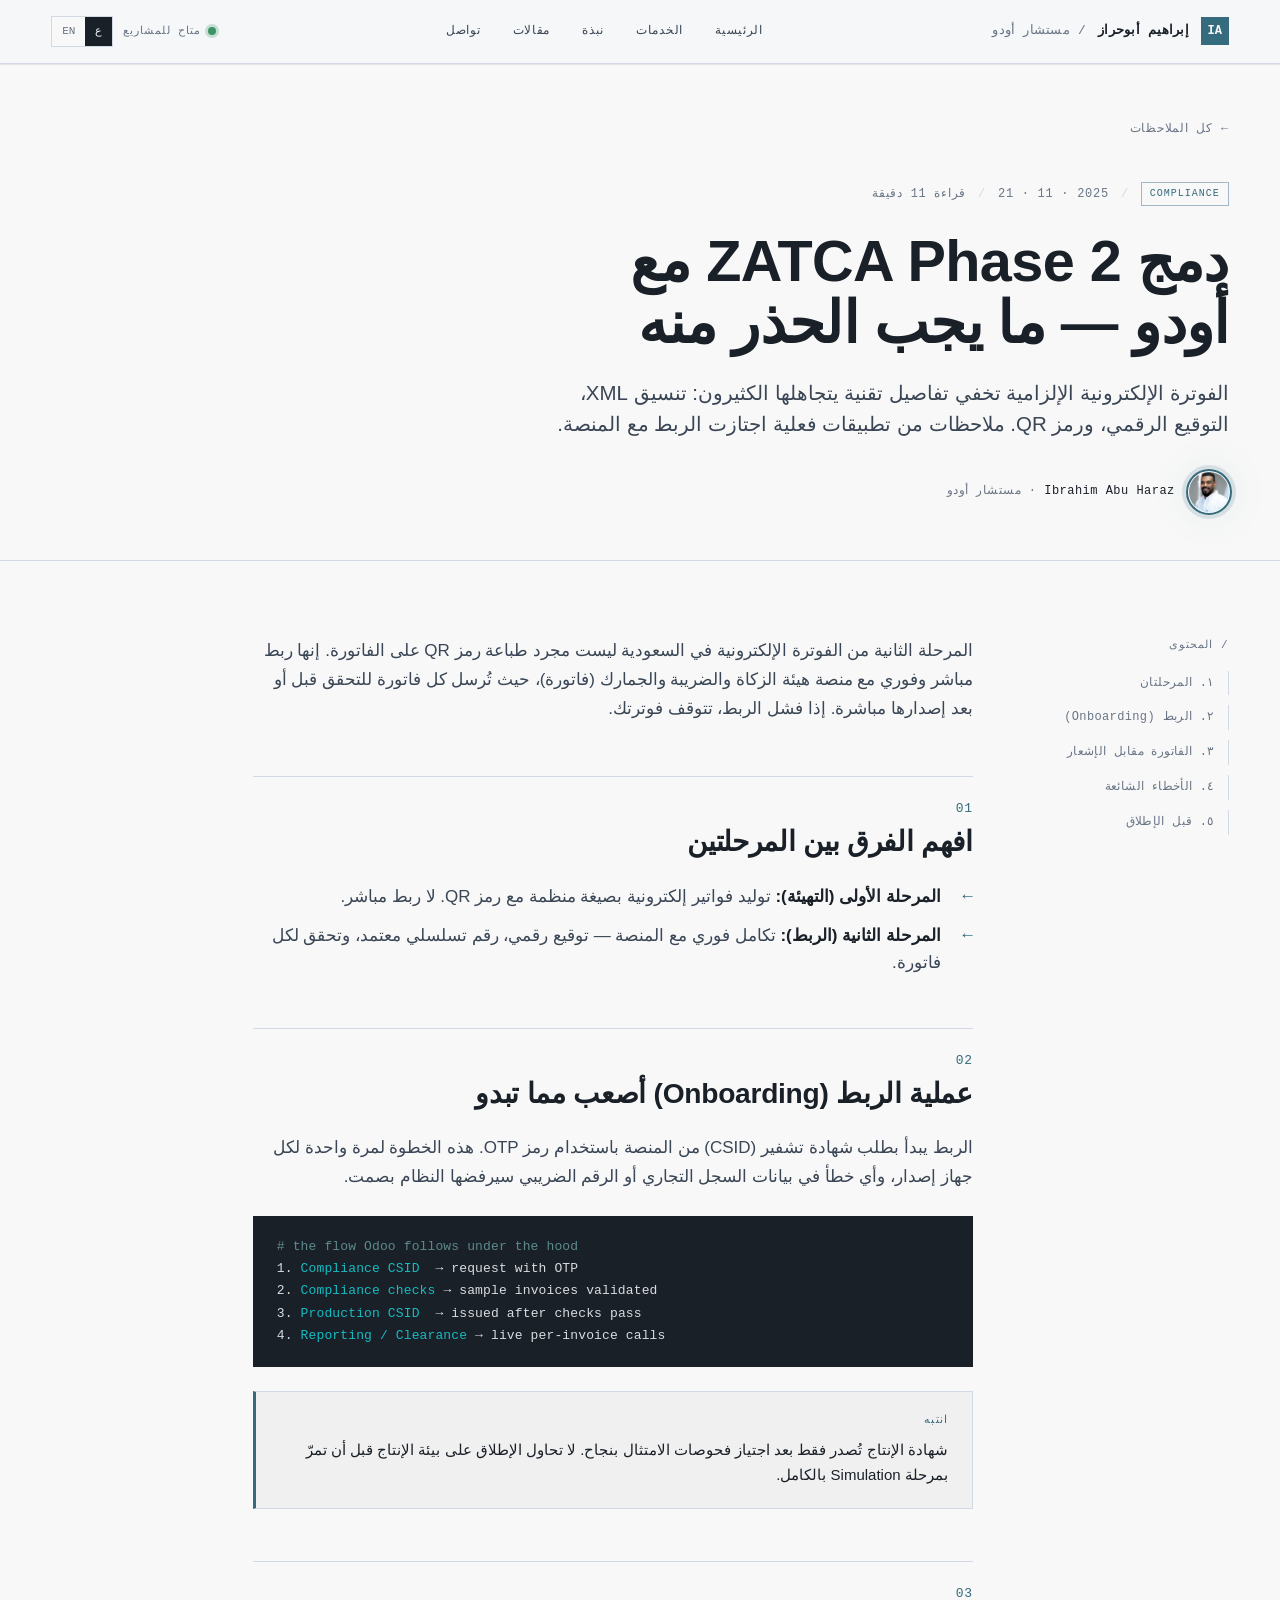
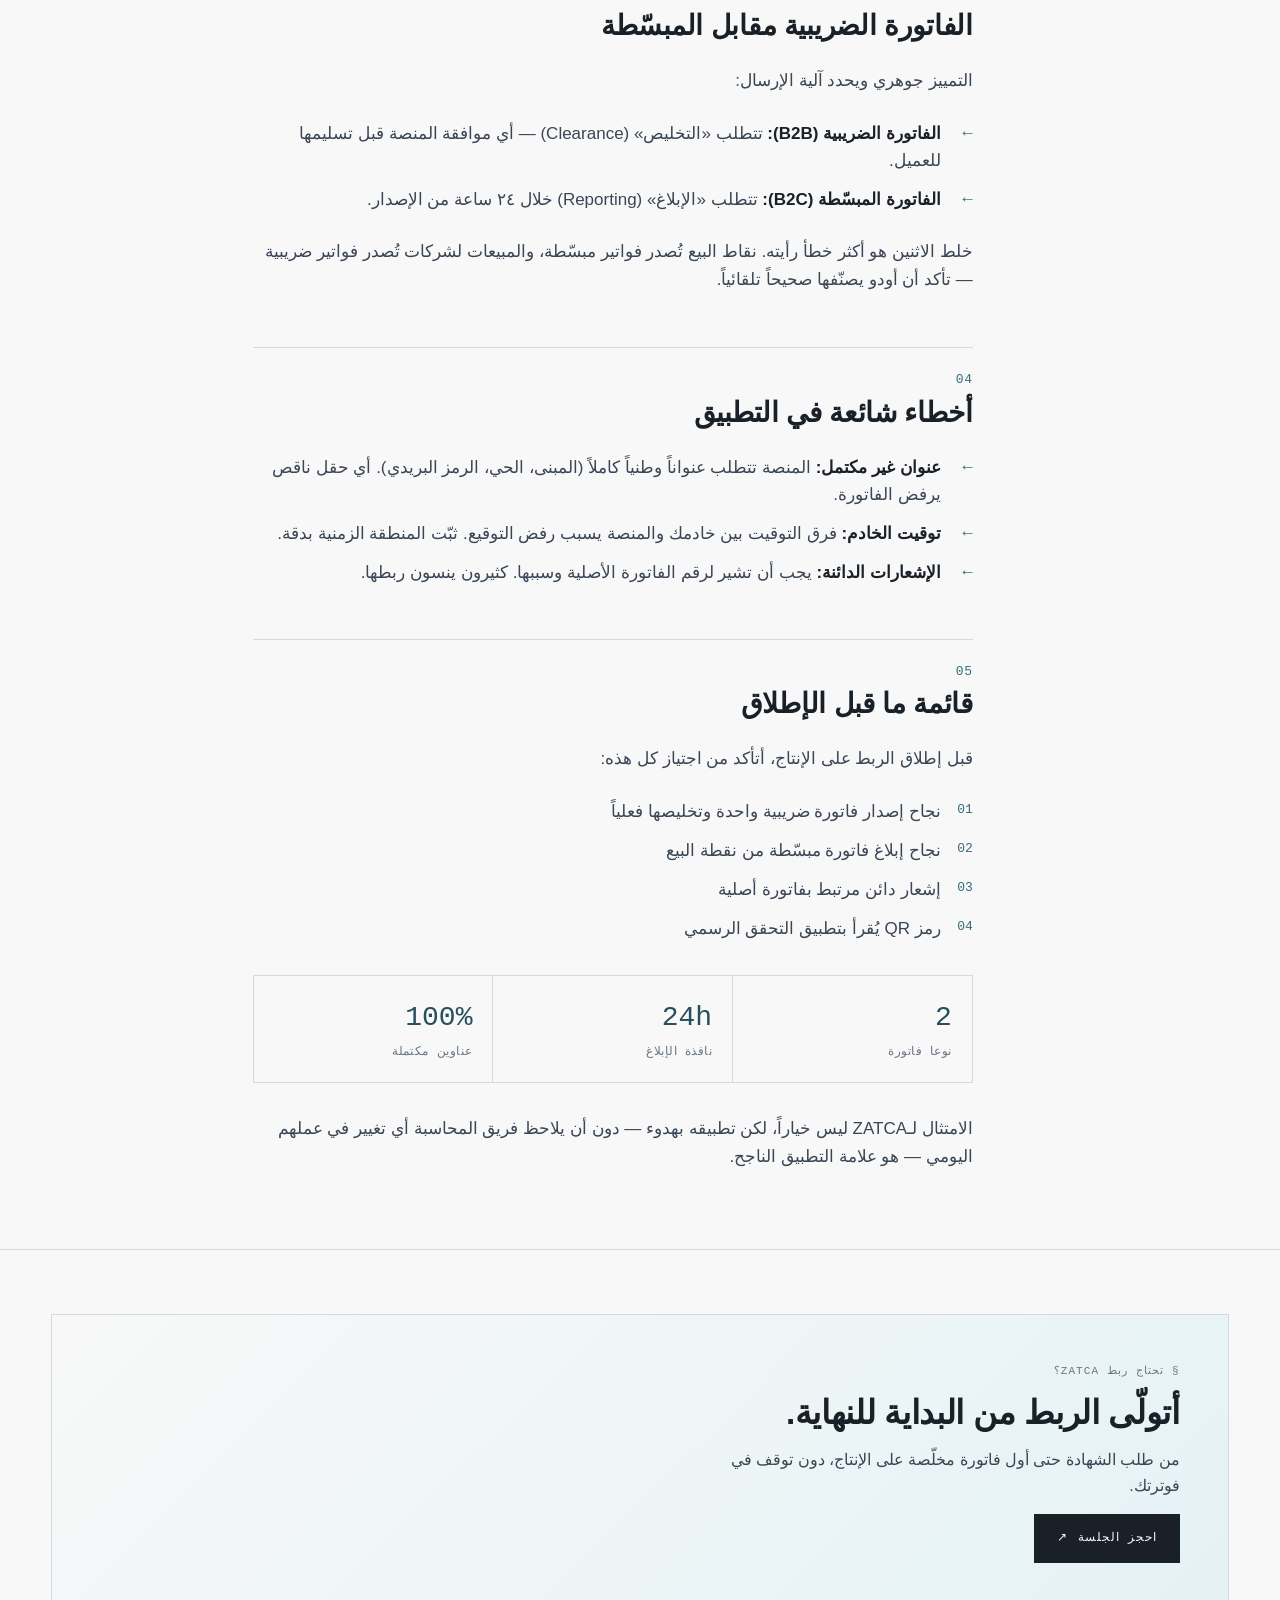
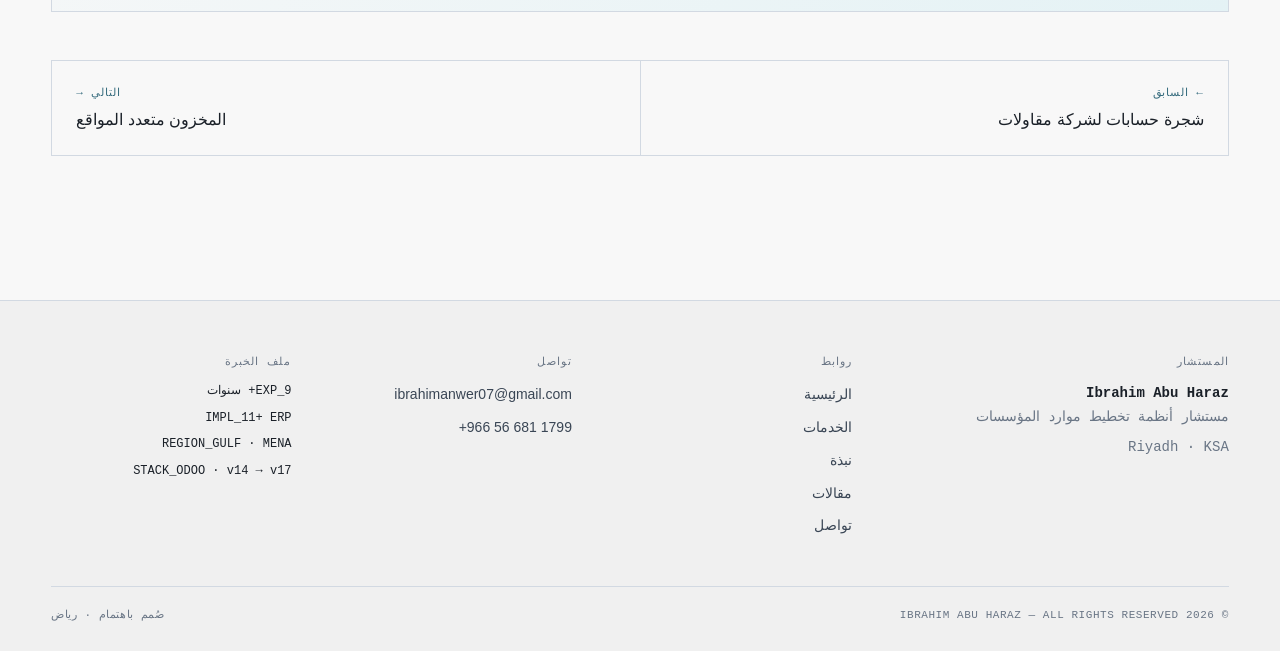
<file: article-zatca.html>
<!DOCTYPE html>
<html lang="ar" dir="rtl">
<head>
<meta charset="UTF-8" />
<meta name="viewport" content="width=device-width, initial-scale=1.0" />
<title>Integrating ZATCA Phase 2 with Odoo — Ibrahim Abu Haraz</title>
<link rel="preconnect" href="https://fonts.googleapis.com" />
<link rel="preconnect" href="https://fonts.gstatic.com" crossorigin />
<link href="https://fonts.googleapis.com/css2?family=IBM+Plex+Mono:wght@300;400;500;600&family=IBM+Plex+Sans+Arabic:wght@300;400;500;600;700&family=IBM+Plex+Sans:wght@300;400;500;600;700&display=swap" rel="stylesheet" />
<link rel="stylesheet" href="assets/shared.css" />
<link rel="stylesheet" href="assets/pages.css" />
<link rel="stylesheet" href="assets/article.css" />
</head>
<body>

<div id="site-header"></div>

<article>
<section class="article-head" data-screen-label="01 Article Head">
  <div class="wrap">
    <a href="articles.html" class="article-back">
      <span>←</span>
      <span class="lang-ar">كل الملاحظات</span><span class="lang-en">All notes</span>
    </a>
    <div class="article-tagrow">
      <span class="note-cat">COMPLIANCE</span>
      <span class="sep">/</span>
      <span>2025 · 11 · 21</span>
      <span class="sep">/</span>
      <span class="lang-ar">قراءة 11 دقيقة</span><span class="lang-en">11 min read</span>
    </div>
    <h1 class="article-title">
      <span class="lang-ar">دمج ZATCA Phase 2 مع أودو — ما يجب الحذر منه</span>
      <span class="lang-en">Integrating ZATCA Phase 2 with Odoo — what to watch for</span>
    </h1>
    <p class="article-standfirst">
      <span class="lang-ar">الفوترة الإلكترونية الإلزامية تخفي تفاصيل تقنية يتجاهلها الكثيرون: تنسيق XML، التوقيع الرقمي، ورمز QR. ملاحظات من تطبيقات فعلية اجتازت الربط مع المنصة.</span>
      <span class="lang-en">Mandatory e-invoicing hides technical details people skip: XML format, digital signing, and the QR code. Notes from real rollouts that passed platform onboarding.</span>
    </p>
    <div class="article-byline">
      <span class="portrait"><img src="assets/portrait.png" alt="Ibrahim Abu Haraz" width="40" height="40" /></span>
      <span><b>Ibrahim Abu Haraz</b> · <span class="lang-ar">مستشار أودو</span><span class="lang-en">ERP Consultant</span></span>
    </div>
  </div>
</section>

<section class="wrap article-body">
  <aside class="article-toc">
    <span class="label">/ <span class="lang-ar">المحتوى</span><span class="lang-en">On this page</span></span>
    <a href="#a1"><span class="lang-ar">١. المرحلتان</span><span class="lang-en">1. The two phases</span></a>
    <a href="#a2"><span class="lang-ar">٢. الربط (Onboarding)</span><span class="lang-en">2. Onboarding</span></a>
    <a href="#a3"><span class="lang-ar">٣. الفاتورة مقابل الإشعار</span><span class="lang-en">3. Invoice vs. note</span></a>
    <a href="#a4"><span class="lang-ar">٤. الأخطاء الشائعة</span><span class="lang-en">4. Common errors</span></a>
    <a href="#a5"><span class="lang-ar">٥. قبل الإطلاق</span><span class="lang-en">5. Before go-live</span></a>
  </aside>

  <div class="prose">
    <p>
      <span class="lang-ar">المرحلة الثانية من الفوترة الإلكترونية في السعودية ليست مجرد طباعة رمز QR على الفاتورة. إنها ربط مباشر وفوري مع منصة هيئة الزكاة والضريبة والجمارك (فاتورة)، حيث تُرسل كل فاتورة للتحقق قبل أو بعد إصدارها مباشرة. إذا فشل الربط، تتوقف فوترتك.</span>
      <span class="lang-en">Phase 2 of Saudi e-invoicing is not just printing a QR code on the invoice. It's a direct, real-time integration with ZATCA's platform (Fatoora), where every invoice is sent for validation before or immediately after issuance. If the integration fails, your invoicing stops.</span>
    </p>

    <h2 id="a1"><span class="h2-num">01</span><span class="lang-ar">افهم الفرق بين المرحلتين</span><span class="lang-en">Understand the two phases</span></h2>
    <ul>
      <li><span class="lang-ar"><strong>المرحلة الأولى (التهيئة):</strong> توليد فواتير إلكترونية بصيغة منظمة مع رمز QR. لا ربط مباشر.</span><span class="lang-en"><strong>Phase 1 (Generation):</strong> produce structured e-invoices with a QR code. No live integration.</span></li>
      <li><span class="lang-ar"><strong>المرحلة الثانية (الربط):</strong> تكامل فوري مع المنصة — توقيع رقمي، رقم تسلسلي معتمد، وتحقق لكل فاتورة.</span><span class="lang-en"><strong>Phase 2 (Integration):</strong> real-time integration with the platform — digital signing, a certified sequence, and validation for every invoice.</span></li>
    </ul>

    <h2 id="a2"><span class="h2-num">02</span><span class="lang-ar">عملية الربط (Onboarding) أصعب مما تبدو</span><span class="lang-en">Onboarding is harder than it looks</span></h2>
    <p>
      <span class="lang-ar">الربط يبدأ بطلب شهادة تشفير (CSID) من المنصة باستخدام رمز OTP. هذه الخطوة لمرة واحدة لكل جهاز إصدار، وأي خطأ في بيانات السجل التجاري أو الرقم الضريبي سيرفضها النظام بصمت.</span>
      <span class="lang-en">Onboarding starts by requesting a cryptographic certificate (CSID) from the platform using an OTP. It's a one-time step per issuing device, and any mismatch in the commercial registration or VAT number gets silently rejected.</span>
    </p>
    <div class="code-block"><span class="c-com"># the flow Odoo follows under the hood</span>
1. <span class="c-key">Compliance CSID</span>  → request with OTP
2. <span class="c-key">Compliance checks</span> → sample invoices validated
3. <span class="c-key">Production CSID</span>  → issued after checks pass
4. <span class="c-key">Reporting / Clearance</span> → live per-invoice calls</div>
    <div class="callout-box">
      <span class="callout-kicker"><span class="lang-ar">انتبه</span><span class="lang-en">Watch out</span></span>
      <p><span class="lang-ar">شهادة الإنتاج تُصدر فقط بعد اجتياز فحوصات الامتثال بنجاح. لا تحاول الإطلاق على بيئة الإنتاج قبل أن تمرّ بمرحلة Simulation بالكامل.</span><span class="lang-en">The production certificate is issued only after compliance checks pass. Never attempt production go-live before fully clearing the Simulation stage.</span></p>
    </div>

    <h2 id="a3"><span class="h2-num">03</span><span class="lang-ar">الفاتورة الضريبية مقابل المبسّطة</span><span class="lang-en">Standard vs. simplified invoices</span></h2>
    <p>
      <span class="lang-ar">التمييز جوهري ويحدد آلية الإرسال:</span>
      <span class="lang-en">The distinction is fundamental and decides the submission mechanism:</span>
    </p>
    <ul>
      <li><span class="lang-ar"><strong>الفاتورة الضريبية (B2B):</strong> تتطلب «التخليص» (Clearance) — أي موافقة المنصة قبل تسليمها للعميل.</span><span class="lang-en"><strong>Standard (B2B):</strong> requires "Clearance" — platform approval before the invoice is handed to the customer.</span></li>
      <li><span class="lang-ar"><strong>الفاتورة المبسّطة (B2C):</strong> تتطلب «الإبلاغ» (Reporting) خلال ٢٤ ساعة من الإصدار.</span><span class="lang-en"><strong>Simplified (B2C):</strong> requires "Reporting" within 24 hours of issuance.</span></li>
    </ul>
    <p>
      <span class="lang-ar">خلط الاثنين هو أكثر خطأ رأيته. نقاط البيع تُصدر فواتير مبسّطة، والمبيعات لشركات تُصدر فواتير ضريبية — تأكد أن أودو يصنّفها صحيحاً تلقائياً.</span>
      <span class="lang-en">Confusing the two is the most common mistake I see. POS issues simplified invoices, B2B sales issue standard ones — make sure Odoo classifies them correctly and automatically.</span>
    </p>

    <h2 id="a4"><span class="h2-num">04</span><span class="lang-ar">أخطاء شائعة في التطبيق</span><span class="lang-en">Common implementation errors</span></h2>
    <ul>
      <li><span class="lang-ar"><strong>عنوان غير مكتمل:</strong> المنصة تتطلب عنواناً وطنياً كاملاً (المبنى، الحي، الرمز البريدي). أي حقل ناقص يرفض الفاتورة.</span><span class="lang-en"><strong>Incomplete address:</strong> the platform requires a full national address (building, district, postal code). Any missing field rejects the invoice.</span></li>
      <li><span class="lang-ar"><strong>توقيت الخادم:</strong> فرق التوقيت بين خادمك والمنصة يسبب رفض التوقيع. ثبّت المنطقة الزمنية بدقة.</span><span class="lang-en"><strong>Server clock:</strong> a time drift between your server and the platform causes signature rejection. Pin the timezone precisely.</span></li>
      <li><span class="lang-ar"><strong>الإشعارات الدائنة:</strong> يجب أن تشير لرقم الفاتورة الأصلية وسببها. كثيرون ينسون ربطها.</span><span class="lang-en"><strong>Credit notes:</strong> must reference the original invoice and a reason. Many forget to link them.</span></li>
    </ul>

    <h2 id="a5"><span class="h2-num">05</span><span class="lang-ar">قائمة ما قبل الإطلاق</span><span class="lang-en">The pre-go-live checklist</span></h2>
    <p>
      <span class="lang-ar">قبل إطلاق الربط على الإنتاج، أتأكد من اجتياز كل هذه:</span>
      <span class="lang-en">Before flipping the integration live, I confirm all of these pass:</span>
    </p>
    <ol>
      <li><span class="lang-ar">نجاح إصدار فاتورة ضريبية واحدة وتخليصها فعلياً</span><span class="lang-en">One standard invoice issued and actually cleared</span></li>
      <li><span class="lang-ar">نجاح إبلاغ فاتورة مبسّطة من نقطة البيع</span><span class="lang-en">One simplified POS invoice successfully reported</span></li>
      <li><span class="lang-ar">إشعار دائن مرتبط بفاتورة أصلية</span><span class="lang-en">A credit note linked to its original invoice</span></li>
      <li><span class="lang-ar">رمز QR يُقرأ بتطبيق التحقق الرسمي</span><span class="lang-en">A QR code readable by the official verification app</span></li>
    </ol>
    <div class="article-stats">
      <div><span class="s-num">2</span><span class="s-lab"><span class="lang-ar">نوعا فاتورة</span><span class="lang-en">invoice types</span></span></div>
      <div><span class="s-num">24h</span><span class="s-lab"><span class="lang-ar">نافذة الإبلاغ</span><span class="lang-en">report window</span></span></div>
      <div><span class="s-num">100%</span><span class="s-lab"><span class="lang-ar">عناوين مكتملة</span><span class="lang-en">complete addresses</span></span></div>
    </div>
    <p>
      <span class="lang-ar">الامتثال لـZATCA ليس خياراً، لكن تطبيقه بهدوء — دون أن يلاحظ فريق المحاسبة أي تغيير في عملهم اليومي — هو علامة التطبيق الناجح.</span>
      <span class="lang-en">ZATCA compliance isn't optional, but implementing it quietly — so the accounting team notices no change in their daily work — is the mark of a successful rollout.</span>
    </p>
  </div>
</section>

<section class="article-foot">
  <div class="wrap">
    <div class="article-cta">
      <span class="label">§ <span class="lang-ar">تحتاج ربط ZATCA؟</span><span class="lang-en">Need ZATCA integration?</span></span>
      <h2><span class="lang-ar">أتولّى الربط من البداية للنهاية.</span><span class="lang-en">I handle the integration end to end.</span></h2>
      <p><span class="lang-ar">من طلب الشهادة حتى أول فاتورة مخلّصة على الإنتاج، دون توقف في فوترتك.</span><span class="lang-en">From certificate request to your first cleared production invoice, with no interruption to your billing.</span></p>
      <a class="btn" href="contact.html"><span class="lang-ar">احجز الجلسة</span><span class="lang-en">Book the call</span><span class="arrow">↗</span></a>
    </div>

    <nav class="article-nav">
      <a class="prev" href="article-coa.html">
        <span class="an-dir">← <span class="lang-ar">السابق</span><span class="lang-en">Previous</span></span>
        <span class="an-title"><span class="lang-ar">شجرة حسابات لشركة مقاولات</span><span class="lang-en">Chart of accounts for contracting</span></span>
      </a>
      <a class="next" href="article-inventory.html">
        <span class="an-dir"><span class="lang-ar">التالي</span><span class="lang-en">Next</span> →</span>
        <span class="an-title"><span class="lang-ar">المخزون متعدد المواقع</span><span class="lang-en">Multi-location stock</span></span>
      </a>
    </nav>
  </div>
</section>
</article>

<div id="site-footer"></div>

<script src="assets/shared.js"></script>
<script src="assets/partials.js"></script>
</body>
</html>
</file>
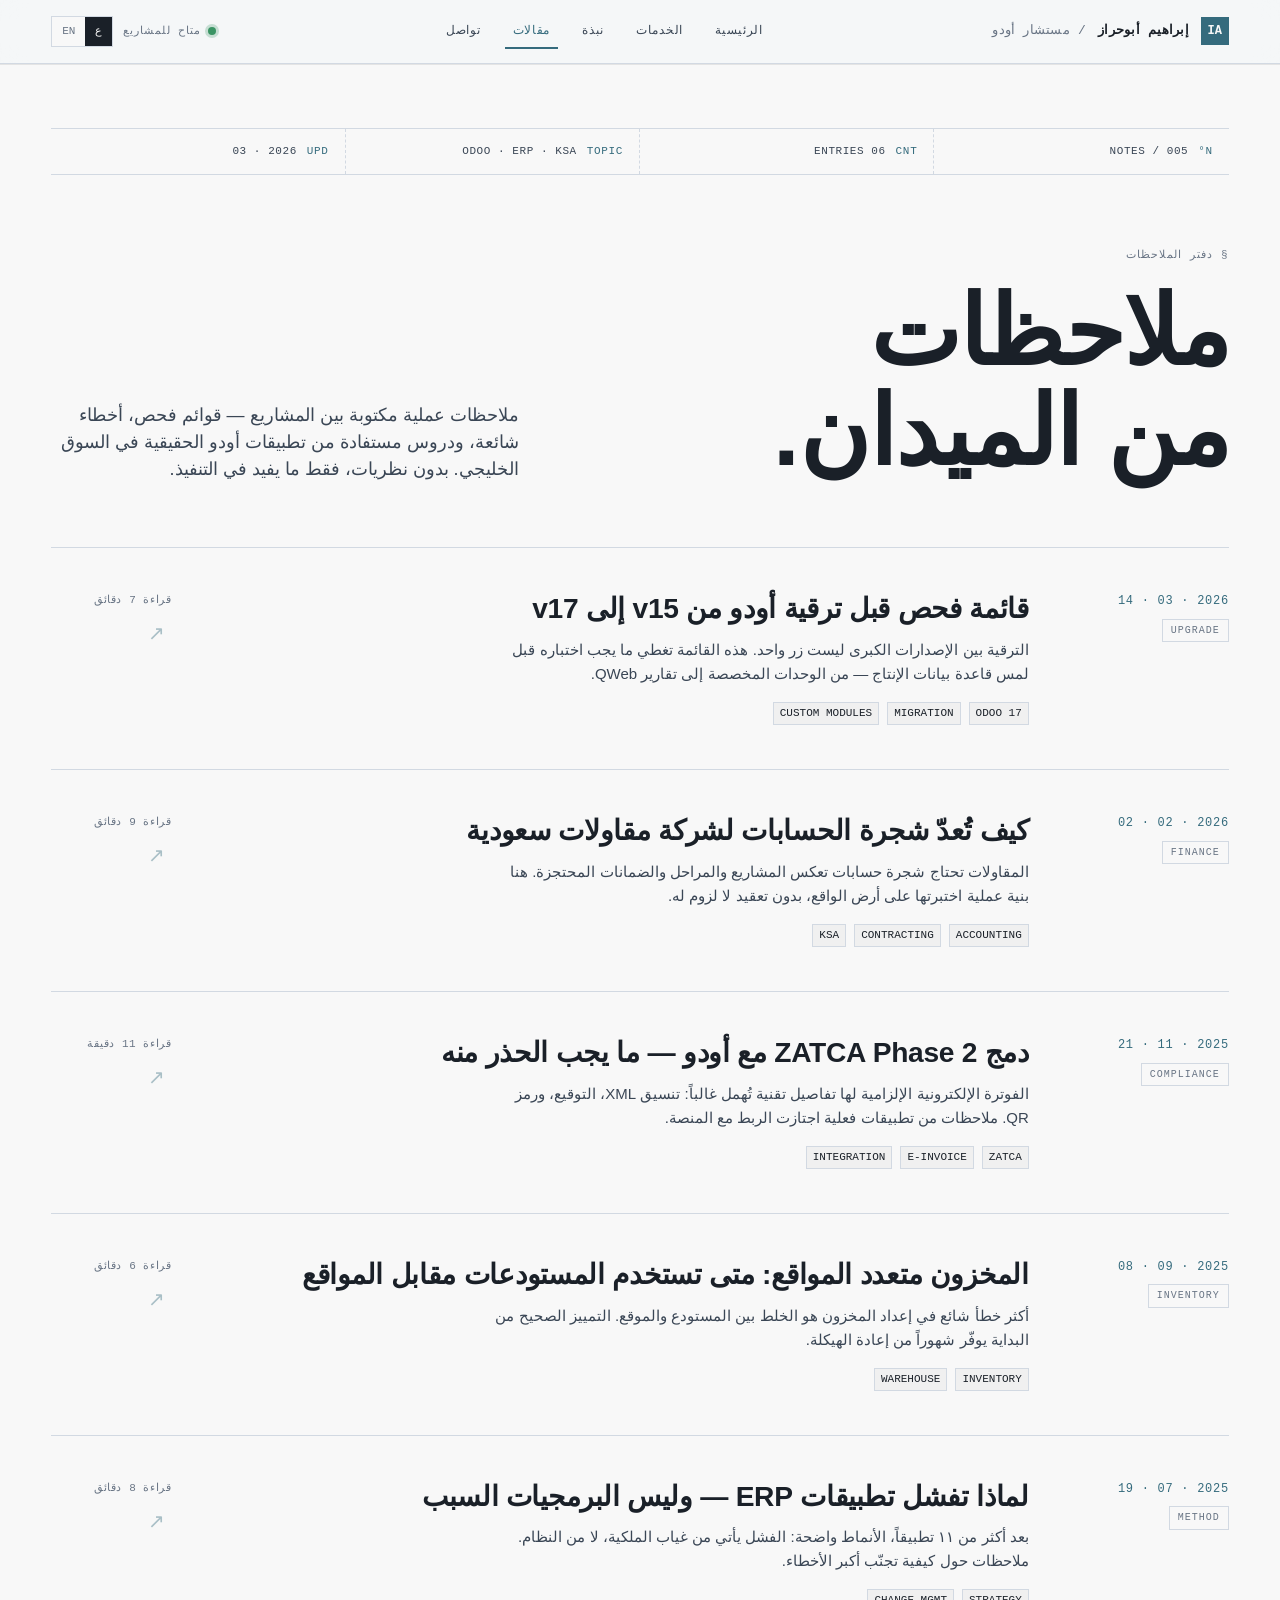
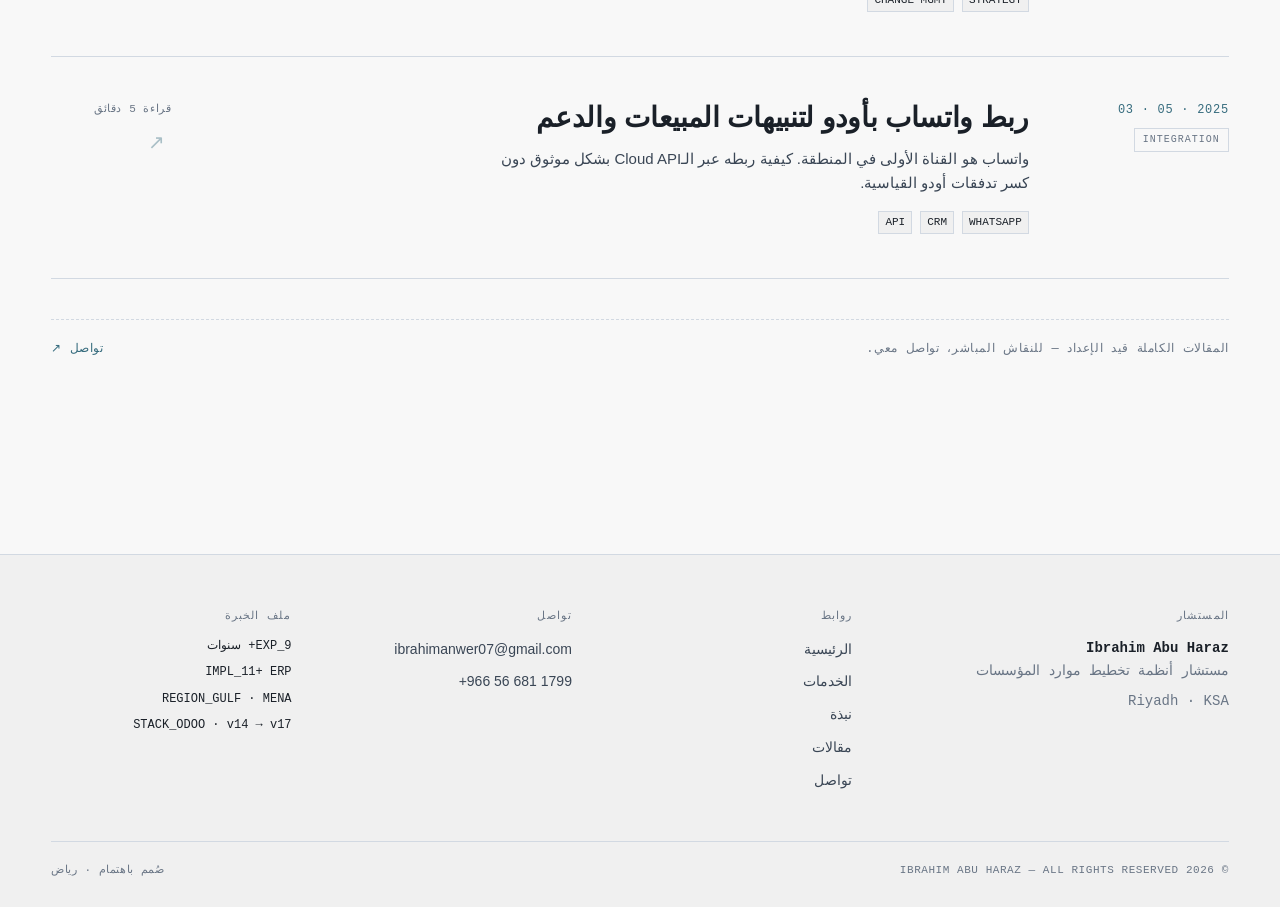
<file: articles.html>
<!DOCTYPE html>
<html lang="ar" dir="rtl">
<head>
<meta charset="UTF-8" />
<meta name="viewport" content="width=device-width, initial-scale=1.0" />
<title>Notes — Ibrahim Abu Haraz</title>
<link rel="preconnect" href="https://fonts.googleapis.com" />
<link rel="preconnect" href="https://fonts.gstatic.com" crossorigin />
<link href="https://fonts.googleapis.com/css2?family=IBM+Plex+Mono:wght@300;400;500;600&family=IBM+Plex+Sans+Arabic:wght@300;400;500;600;700&family=IBM+Plex+Sans:wght@300;400;500;600;700&display=swap" rel="stylesheet" />
<link rel="stylesheet" href="assets/shared.css" />
<link rel="stylesheet" href="assets/pages.css" />
</head>
<body>

<div id="site-header"></div>

<!-- PAGE HEADER -->
<section class="page-head" data-screen-label="01 Notes Header">
  <div class="wrap">
    <div class="hero-meta">
      <div class="meta-cell"><span class="label-num">N°</span><span class="mono">005 / NOTES</span></div>
      <div class="meta-cell"><span class="label-num">CNT</span><span class="mono">06 ENTRIES</span></div>
      <div class="meta-cell"><span class="label-num">TOPIC</span><span class="mono">ODOO · ERP · KSA</span></div>
      <div class="meta-cell"><span class="label-num">UPD</span><span class="mono">2026 · 03</span></div>
    </div>
    <div class="page-head-row">
      <div>
        <p class="label">
          <span class="lang-ar">§ دفتر الملاحظات</span>
          <span class="lang-en">§ Field Notes</span>
        </p>
        <h1 class="h-display">
          <span class="lang-ar">ملاحظات<br/>من الميدان.</span>
          <span class="lang-en">Notes from<br/>the field.</span>
        </h1>
      </div>
      <p class="lede">
        <span class="lang-ar">ملاحظات عملية مكتوبة بين المشاريع — قوائم فحص، أخطاء شائعة، ودروس مستفادة من تطبيقات أودو الحقيقية في السوق الخليجي. بدون نظريات، فقط ما يفيد في التنفيذ.</span>
        <span class="lang-en">Practical notes written between projects — checklists, common pitfalls, and lessons from real Odoo rollouts in the Gulf market. No theory, just what helps at implementation time.</span>
      </p>
    </div>
  </div>
</section>

<!-- NOTES LIST -->
<section class="section no-divider" style="padding-top: 0;" data-screen-label="02 Notes List">
  <div class="wrap">
    <div class="notes-list">

      <a class="note-row" href="article-upgrade.html">
        <div class="note-meta">
          <span class="note-date">2026 · 03 · 14</span>
          <span class="note-cat">UPGRADE</span>
        </div>
        <div class="note-body">
          <h2><span class="lang-ar">قائمة فحص قبل ترقية أودو من v15 إلى v17</span><span class="lang-en">A pre-flight checklist for upgrading Odoo v15 → v17</span></h2>
          <p>
            <span class="lang-ar">الترقية بين الإصدارات الكبرى ليست زر واحد. هذه القائمة تغطي ما يجب اختباره قبل لمس قاعدة بيانات الإنتاج — من الوحدات المخصصة إلى تقارير QWeb.</span>
            <span class="lang-en">Jumping major versions is never a one-click affair. This checklist covers what to test before you touch the production database — from custom modules to QWeb reports.</span>
          </p>
          <div class="note-tags">
            <span class="kbd">ODOO 17</span>
            <span class="kbd">MIGRATION</span>
            <span class="kbd">CUSTOM MODULES</span>
          </div>
        </div>
        <div class="note-side">
          <span class="lang-ar">قراءة 7 دقائق</span><span class="lang-en">7 min read</span>
          <span class="note-arrow">↗</span>
        </div>
      </a>

      <a class="note-row" href="article-coa.html">
        <div class="note-meta">
          <span class="note-date">2026 · 02 · 02</span>
          <span class="note-cat">FINANCE</span>
        </div>
        <div class="note-body">
          <h2><span class="lang-ar">كيف تُعدّ شجرة الحسابات لشركة مقاولات سعودية</span><span class="lang-en">Designing a chart of accounts for a Saudi contracting firm</span></h2>
          <p>
            <span class="lang-ar">المقاولات تحتاج شجرة حسابات تعكس المشاريع والمراحل والضمانات المحتجزة. هنا بنية عملية اختبرتها على أرض الواقع، بدون تعقيد لا لزوم له.</span>
            <span class="lang-en">Contracting needs a CoA that mirrors projects, phases, and retention. Here's a practical structure I've field-tested — without the needless complexity.</span>
          </p>
          <div class="note-tags">
            <span class="kbd">ACCOUNTING</span>
            <span class="kbd">CONTRACTING</span>
            <span class="kbd">KSA</span>
          </div>
        </div>
        <div class="note-side">
          <span class="lang-ar">قراءة 9 دقائق</span><span class="lang-en">9 min read</span>
          <span class="note-arrow">↗</span>
        </div>
      </a>

      <a class="note-row" href="article-zatca.html">
        <div class="note-meta">
          <span class="note-date">2025 · 11 · 21</span>
          <span class="note-cat">COMPLIANCE</span>
        </div>
        <div class="note-body">
          <h2><span class="lang-ar">دمج ZATCA Phase 2 مع أودو — ما يجب الحذر منه</span><span class="lang-en">Integrating ZATCA Phase 2 with Odoo — what to watch for</span></h2>
          <p>
            <span class="lang-ar">الفوترة الإلكترونية الإلزامية لها تفاصيل تقنية تُهمل غالباً: تنسيق XML، التوقيع، ورمز QR. ملاحظات من تطبيقات فعلية اجتازت الربط مع المنصة.</span>
            <span class="lang-en">Mandatory e-invoicing hides technical details people skip: XML format, signing, and the QR code. Notes from real rollouts that passed platform onboarding.</span>
          </p>
          <div class="note-tags">
            <span class="kbd">ZATCA</span>
            <span class="kbd">E-INVOICE</span>
            <span class="kbd">INTEGRATION</span>
          </div>
        </div>
        <div class="note-side">
          <span class="lang-ar">قراءة 11 دقيقة</span><span class="lang-en">11 min read</span>
          <span class="note-arrow">↗</span>
        </div>
      </a>

      <a class="note-row" href="article-inventory.html">
        <div class="note-meta">
          <span class="note-date">2025 · 09 · 08</span>
          <span class="note-cat">INVENTORY</span>
        </div>
        <div class="note-body">
          <h2><span class="lang-ar">المخزون متعدد المواقع: متى تستخدم المستودعات مقابل المواقع</span><span class="lang-en">Multi-location stock: when to use warehouses vs. locations</span></h2>
          <p>
            <span class="lang-ar">أكثر خطأ شائع في إعداد المخزون هو الخلط بين المستودع والموقع. التمييز الصحيح من البداية يوفّر شهوراً من إعادة الهيكلة.</span>
            <span class="lang-en">The most common inventory-setup mistake is conflating warehouses with locations. Getting the distinction right early saves months of restructuring.</span>
          </p>
          <div class="note-tags">
            <span class="kbd">INVENTORY</span>
            <span class="kbd">WAREHOUSE</span>
          </div>
        </div>
        <div class="note-side">
          <span class="lang-ar">قراءة 6 دقائق</span><span class="lang-en">6 min read</span>
          <span class="note-arrow">↗</span>
        </div>
      </a>

      <a class="note-row" href="article-why-fail.html">
        <div class="note-meta">
          <span class="note-date">2025 · 07 · 19</span>
          <span class="note-cat">METHOD</span>
        </div>
        <div class="note-body">
          <h2><span class="lang-ar">لماذا تفشل تطبيقات ERP — وليس البرمجيات السبب</span><span class="lang-en">Why ERP rollouts fail — and it's rarely the software</span></h2>
          <p>
            <span class="lang-ar">بعد أكثر من ١١ تطبيقاً، الأنماط واضحة: الفشل يأتي من غياب الملكية، لا من النظام. ملاحظات حول كيفية تجنّب أكبر الأخطاء.</span>
            <span class="lang-en">After 11+ implementations, the patterns are clear: failure comes from missing ownership, not the system. Notes on dodging the biggest mistakes.</span>
          </p>
          <div class="note-tags">
            <span class="kbd">STRATEGY</span>
            <span class="kbd">CHANGE MGMT</span>
          </div>
        </div>
        <div class="note-side">
          <span class="lang-ar">قراءة 8 دقائق</span><span class="lang-en">8 min read</span>
          <span class="note-arrow">↗</span>
        </div>
      </a>

      <a class="note-row" href="article-whatsapp.html">
        <div class="note-meta">
          <span class="note-date">2025 · 05 · 03</span>
          <span class="note-cat">INTEGRATION</span>
        </div>
        <div class="note-body">
          <h2><span class="lang-ar">ربط واتساب بأودو لتنبيهات المبيعات والدعم</span><span class="lang-en">Wiring WhatsApp into Odoo for sales & support alerts</span></h2>
          <p>
            <span class="lang-ar">واتساب هو القناة الأولى في المنطقة. كيفية ربطه عبر الـCloud API بشكل موثوق دون كسر تدفقات أودو القياسية.</span>
            <span class="lang-en">WhatsApp is the region's primary channel. How to connect it via the Cloud API reliably — without breaking Odoo's standard flows.</span>
          </p>
          <div class="note-tags">
            <span class="kbd">WHATSAPP</span>
            <span class="kbd">CRM</span>
            <span class="kbd">API</span>
          </div>
        </div>
        <div class="note-side">
          <span class="lang-ar">قراءة 5 دقائق</span><span class="lang-en">5 min read</span>
          <span class="note-arrow">↗</span>
        </div>
      </a>

    </div>

    <div class="notes-foot">
      <span>
        <span class="lang-ar">المقالات الكاملة قيد الإعداد — للنقاش المباشر، تواصل معي.</span>
        <span class="lang-en">Full articles are in the works — for a direct conversation, get in touch.</span>
      </span>
      <a href="contact.html" class="mono blog-all" style="color:var(--teal);">
        <span class="lang-ar">تواصل ↗</span>
        <span class="lang-en">Contact ↗</span>
      </a>
    </div>
  </div>
</section>

<div id="site-footer"></div>

<script src="assets/shared.js"></script>
<script src="assets/partials.js"></script>
</body>
</html>
</file>
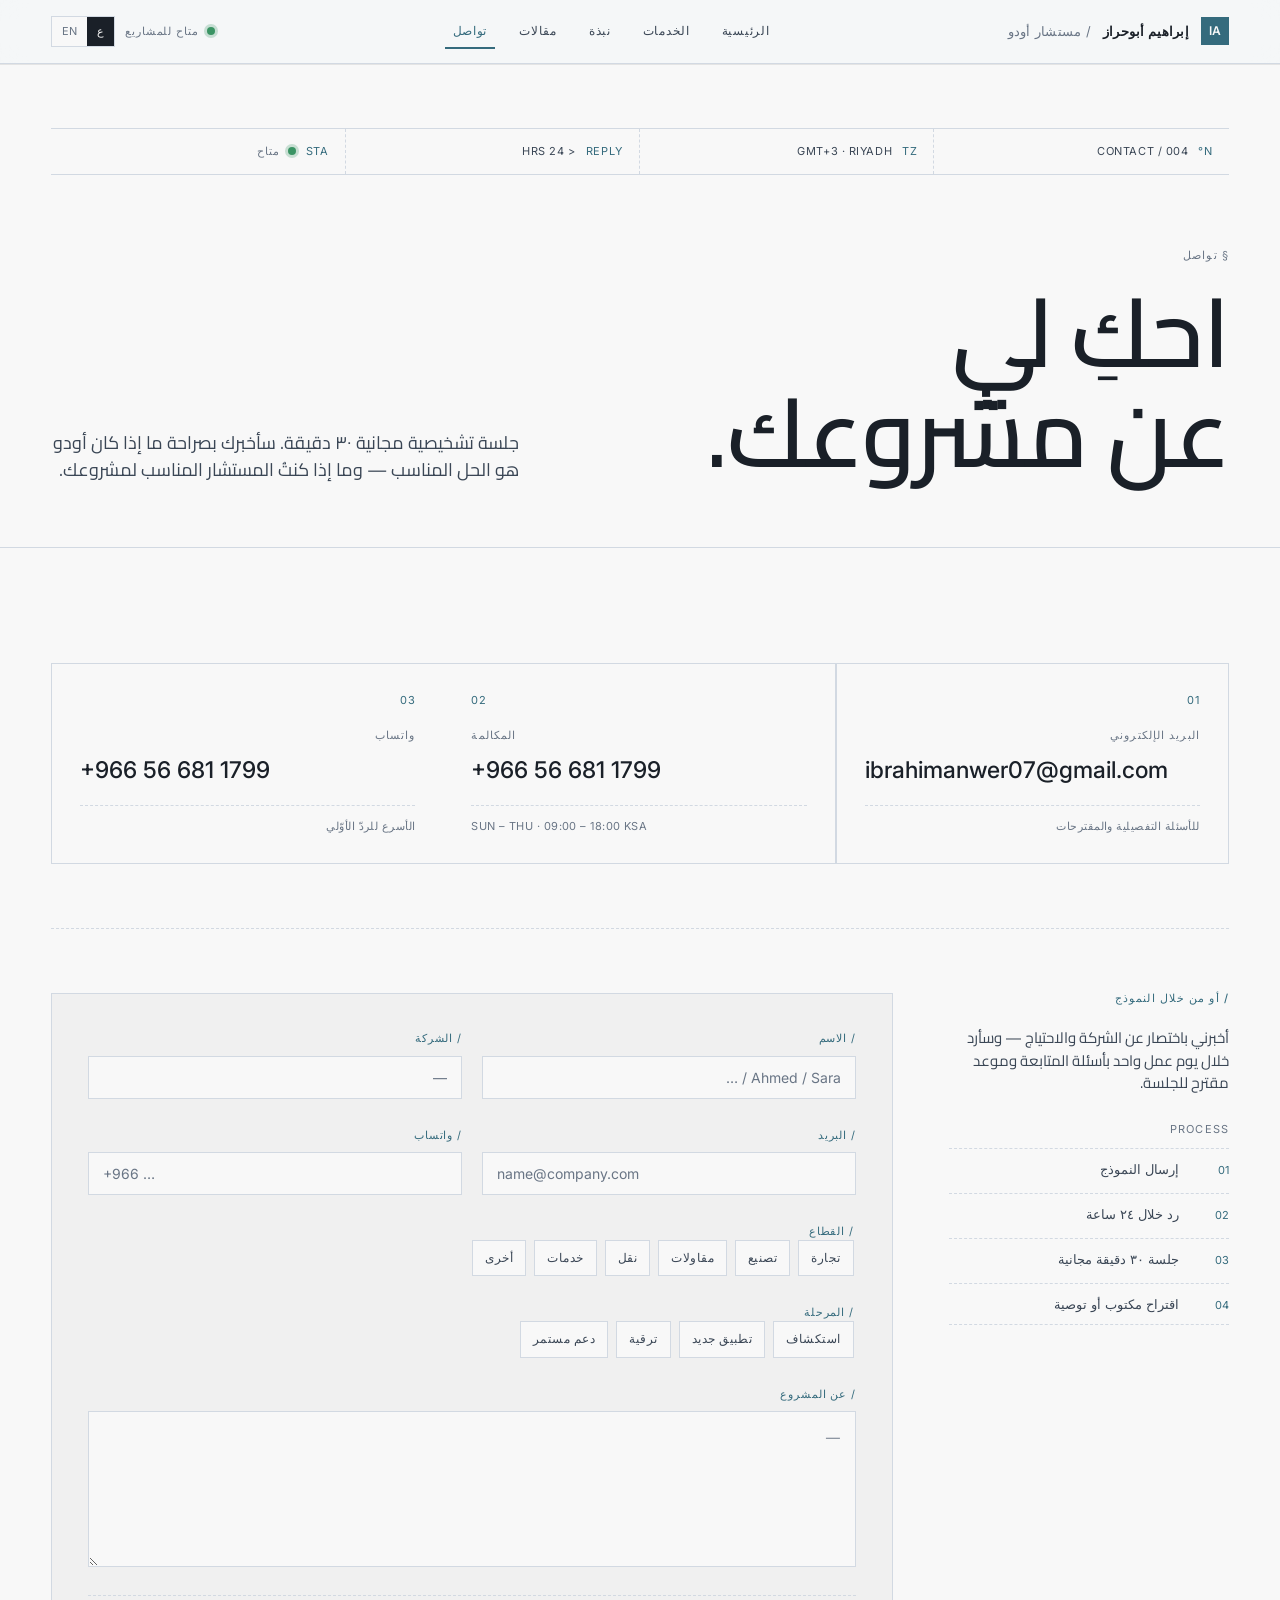
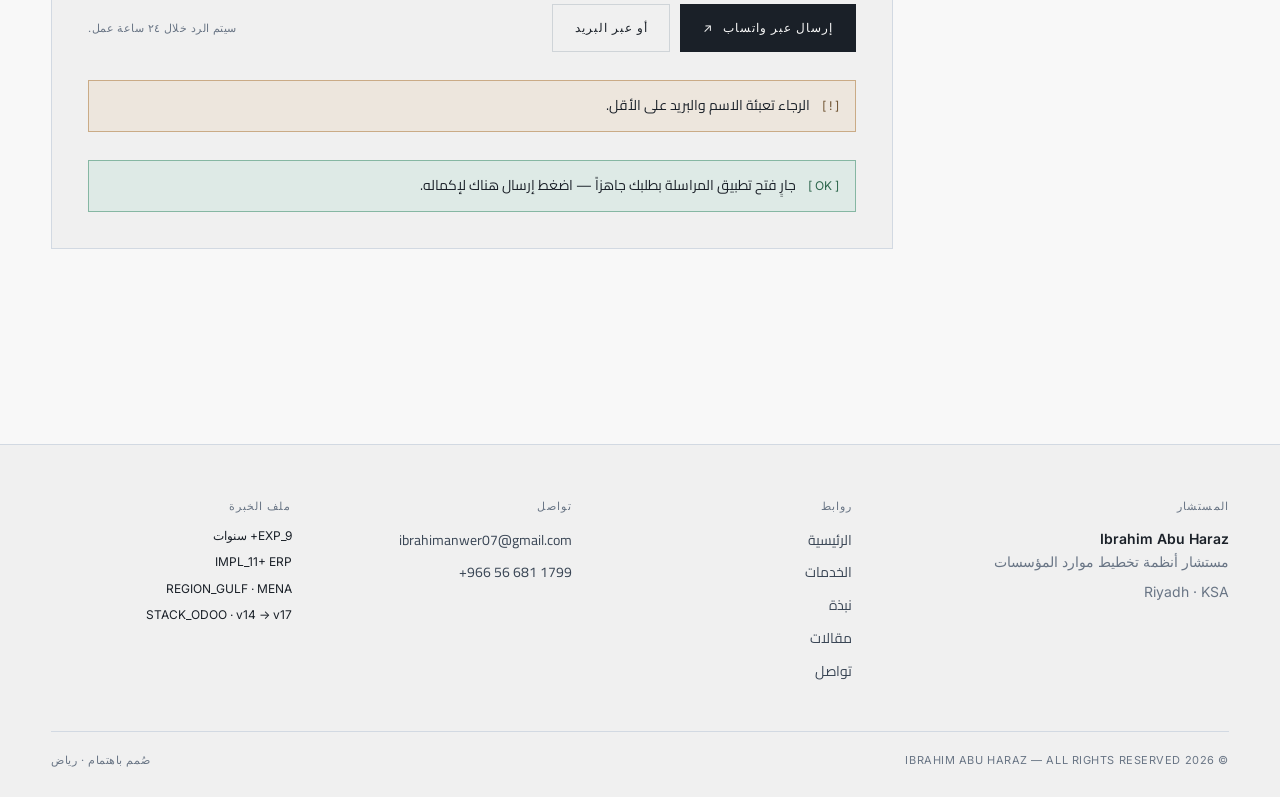
<file: contact.html>
<!DOCTYPE html>
<html lang="ar" dir="rtl">
<head>
<meta charset="UTF-8" />
<meta name="viewport" content="width=device-width, initial-scale=1.0" />
<title>Contact — Ibrahim Abu Haraz</title>
<link rel="preconnect" href="https://fonts.googleapis.com" />
<link rel="preconnect" href="https://fonts.gstatic.com" crossorigin />
<link href="https://fonts.googleapis.com/css2?family=Inter:wght@300;400;500;600;700;800&family=Cairo:wght@300;400;500;600;700;800&display=swap" rel="stylesheet" />
<link rel="stylesheet" href="assets/shared.css" />
<link rel="stylesheet" href="assets/pages.css" />
</head>
<body>

<div id="site-header"></div>

<section class="page-head" data-screen-label="01 Contact Header">
  <div class="wrap">
    <div class="hero-meta">
      <div class="meta-cell"><span class="label-num">N°</span><span class="mono">004 / CONTACT</span></div>
      <div class="meta-cell"><span class="label-num">TZ</span><span class="mono">GMT+3 · RIYADH</span></div>
      <div class="meta-cell"><span class="label-num">REPLY</span><span class="mono">&lt; 24 HRS</span></div>
      <div class="meta-cell"><span class="label-num">STA</span><span class="status-dot"><span class="lang-ar">متاح</span><span class="lang-en">Available</span></span></div>
    </div>
    <div class="page-head-row">
      <div>
        <p class="label">
          <span class="lang-ar">§ تواصل</span>
          <span class="lang-en">§ Contact</span>
        </p>
        <h1 class="h-display">
          <span class="lang-ar">احكِ لي<br/>عن مشروعك.</span>
          <span class="lang-en">Tell me<br/>about it.</span>
        </h1>
      </div>
      <p class="lede">
        <span class="lang-ar">جلسة تشخيصية مجانية ٣٠ دقيقة. سأخبرك بصراحة ما إذا كان أودو هو الحل المناسب — وما إذا كنتُ المستشار المناسب لمشروعك.</span>
        <span class="lang-en">A free 30-minute diagnostic call. I'll tell you honestly whether Odoo is the right fit — and whether I'm the right consultant for your project.</span>
      </p>
    </div>
  </div>
</section>

<section class="section" data-screen-label="02 Contact Channels">
  <div class="wrap">

    <div class="contact-grid">
      <a class="contact-card" href="mailto:ibrahimanwer07@gmail.com">
        <span class="contact-num">01</span>
        <h3 class="contact-label">
          <span class="lang-ar">البريد الإلكتروني</span>
          <span class="lang-en">Email</span>
        </h3>
        <span class="contact-val" dir="ltr">ibrahimanwer07@gmail.com</span>
        <span class="contact-meta mono">
          <span class="lang-ar">للأسئلة التفصيلية والمقترحات</span>
          <span class="lang-en">For detailed questions and proposals</span>
        </span>
      </a>

      <a class="contact-card" href="tel:+966566811799" dir="ltr">
        <span class="contact-num">02</span>
        <h3 class="contact-label">
          <span class="lang-ar">المكالمة</span>
          <span class="lang-en">Phone</span>
        </h3>
        <span class="contact-val">+966 56 681 1799</span>
        <span class="contact-meta mono">
          SUN – THU · 09:00 – 18:00 KSA
        </span>
      </a>

      <a class="contact-card" href="https://wa.me/966566811799">
        <span class="contact-num">03</span>
        <h3 class="contact-label">
          <span class="lang-ar">واتساب</span>
          <span class="lang-en">WhatsApp</span>
        </h3>
        <span class="contact-val" dir="ltr">+966 56 681 1799</span>
        <span class="contact-meta mono">
          <span class="lang-ar">الأسرع للردّ الأوّلي</span>
          <span class="lang-en">Fastest for first replies</span>
        </span>
      </a>
    </div>

    <hr class="hr-dashed" style="margin-block: 64px;" />

    <!-- FORM -->
    <div class="form-grid">
      <div class="form-side">
        <h4 class="bio-label">/ <span class="lang-ar">أو من خلال النموذج</span><span class="lang-en">Or use the form</span></h4>
        <p class="lede">
          <span class="lang-ar">أخبرني باختصار عن الشركة والاحتياج — وسأرد خلال يوم عمل واحد بأسئلة المتابعة وموعد مقترح للجلسة.</span>
          <span class="lang-en">Tell me briefly about the company and the need — I'll reply within one business day with follow-up questions and a proposed call slot.</span>
        </p>
        <div class="form-aside-block">
          <span class="label">PROCESS</span>
          <ol class="form-steps">
            <li>
              <span class="form-step-num">01</span>
              <span><span class="lang-ar">إرسال النموذج</span><span class="lang-en">Send the form</span></span>
            </li>
            <li>
              <span class="form-step-num">02</span>
              <span><span class="lang-ar">رد خلال ٢٤ ساعة</span><span class="lang-en">Reply within 24 hrs</span></span>
            </li>
            <li>
              <span class="form-step-num">03</span>
              <span><span class="lang-ar">جلسة ٣٠ دقيقة مجانية</span><span class="lang-en">Free 30-min diagnostic</span></span>
            </li>
            <li>
              <span class="form-step-num">04</span>
              <span><span class="lang-ar">اقتراح مكتوب أو توصية</span><span class="lang-en">Written proposal or recommendation</span></span>
            </li>
          </ol>
        </div>
      </div>

      <form class="contact-form" id="enquiry-form" novalidate>
        <div class="field-row">
          <label class="field">
            <span class="field-label">/ <span class="lang-ar">الاسم</span><span class="lang-en">Name</span></span>
            <input type="text" name="name" required placeholder="Ahmed / Sara / …" />
          </label>
          <label class="field">
            <span class="field-label">/ <span class="lang-ar">الشركة</span><span class="lang-en">Company</span></span>
            <input type="text" name="company" placeholder="—" />
          </label>
        </div>
        <div class="field-row">
          <label class="field">
            <span class="field-label">/ <span class="lang-ar">البريد</span><span class="lang-en">Email</span></span>
            <input type="email" name="email" required placeholder="name@company.com" dir="ltr" />
          </label>
          <label class="field">
            <span class="field-label">/ <span class="lang-ar">واتساب</span><span class="lang-en">WhatsApp</span></span>
            <input type="tel" name="phone" placeholder="+966 …" dir="ltr" />
          </label>
        </div>

        <fieldset class="field">
          <legend class="field-label">/ <span class="lang-ar">القطاع</span><span class="lang-en">Industry</span></legend>
          <div class="chip-row">
            <label class="chip"><input type="radio" name="ind" value="Trading / تجارة" /><span><span class="lang-ar">تجارة</span><span class="lang-en">Trading</span></span></label>
            <label class="chip"><input type="radio" name="ind" value="Manufacturing / تصنيع" /><span><span class="lang-ar">تصنيع</span><span class="lang-en">Manufacturing</span></span></label>
            <label class="chip"><input type="radio" name="ind" value="Contracting / مقاولات" /><span><span class="lang-ar">مقاولات</span><span class="lang-en">Contracting</span></span></label>
            <label class="chip"><input type="radio" name="ind" value="Transport / نقل" /><span><span class="lang-ar">نقل</span><span class="lang-en">Transport</span></span></label>
            <label class="chip"><input type="radio" name="ind" value="Services / خدمات" /><span><span class="lang-ar">خدمات</span><span class="lang-en">Services</span></span></label>
            <label class="chip"><input type="radio" name="ind" value="Other / أخرى" /><span><span class="lang-ar">أخرى</span><span class="lang-en">Other</span></span></label>
          </div>
        </fieldset>

        <fieldset class="field">
          <legend class="field-label">/ <span class="lang-ar">المرحلة</span><span class="lang-en">Stage</span></legend>
          <div class="chip-row">
            <label class="chip"><input type="radio" name="stg" value="Exploring / استكشاف" /><span><span class="lang-ar">استكشاف</span><span class="lang-en">Exploring</span></span></label>
            <label class="chip"><input type="radio" name="stg" value="New rollout / تطبيق جديد" /><span><span class="lang-ar">تطبيق جديد</span><span class="lang-en">New rollout</span></span></label>
            <label class="chip"><input type="radio" name="stg" value="Upgrade / ترقية" /><span><span class="lang-ar">ترقية</span><span class="lang-en">Upgrade</span></span></label>
            <label class="chip"><input type="radio" name="stg" value="Support / دعم مستمر" /><span><span class="lang-ar">دعم مستمر</span><span class="lang-en">Support</span></span></label>
          </div>
        </fieldset>

        <label class="field">
          <span class="field-label">/ <span class="lang-ar">عن المشروع</span><span class="lang-en">About the project</span></span>
          <textarea name="message" rows="5" placeholder="—"></textarea>
        </label>

        <div class="form-foot">
          <div class="form-send">
            <button type="submit" class="btn" data-send="whatsapp">
              <span class="lang-ar">إرسال عبر واتساب</span>
              <span class="lang-en">Send via WhatsApp</span>
              <span class="arrow">↗</span>
            </button>
            <button type="button" class="btn btn-ghost" data-send="email">
              <span class="lang-ar">أو عبر البريد</span>
              <span class="lang-en">Or via Email</span>
            </button>
          </div>
          <span class="mono form-note">
            <span class="lang-ar">سيتم الرد خلال ٢٤ ساعة عمل.</span>
            <span class="lang-en">Reply within 24 business hours.</span>
          </span>
        </div>

        <div class="form-error" hidden>
          <span class="mono">[ ! ]</span>
          <span class="lang-ar">الرجاء تعبئة الاسم والبريد على الأقل.</span>
          <span class="lang-en">Please fill in at least your name and email.</span>
        </div>

        <div class="form-success" hidden>
          <span class="mono">[ OK ]</span>
          <span class="lang-ar">جارٍ فتح تطبيق المراسلة بطلبك جاهزاً — اضغط إرسال هناك لإكماله.</span>
          <span class="lang-en">Opening your messaging app with the request ready — just hit send there to complete it.</span>
        </div>
      </form>
    </div>

  </div>
</section>

<div id="site-footer"></div>

<script src="assets/shared.js"></script>
<script src="assets/partials.js"></script>
<script src="assets/contact-form.js"></script>
</body>
</html>
</file>
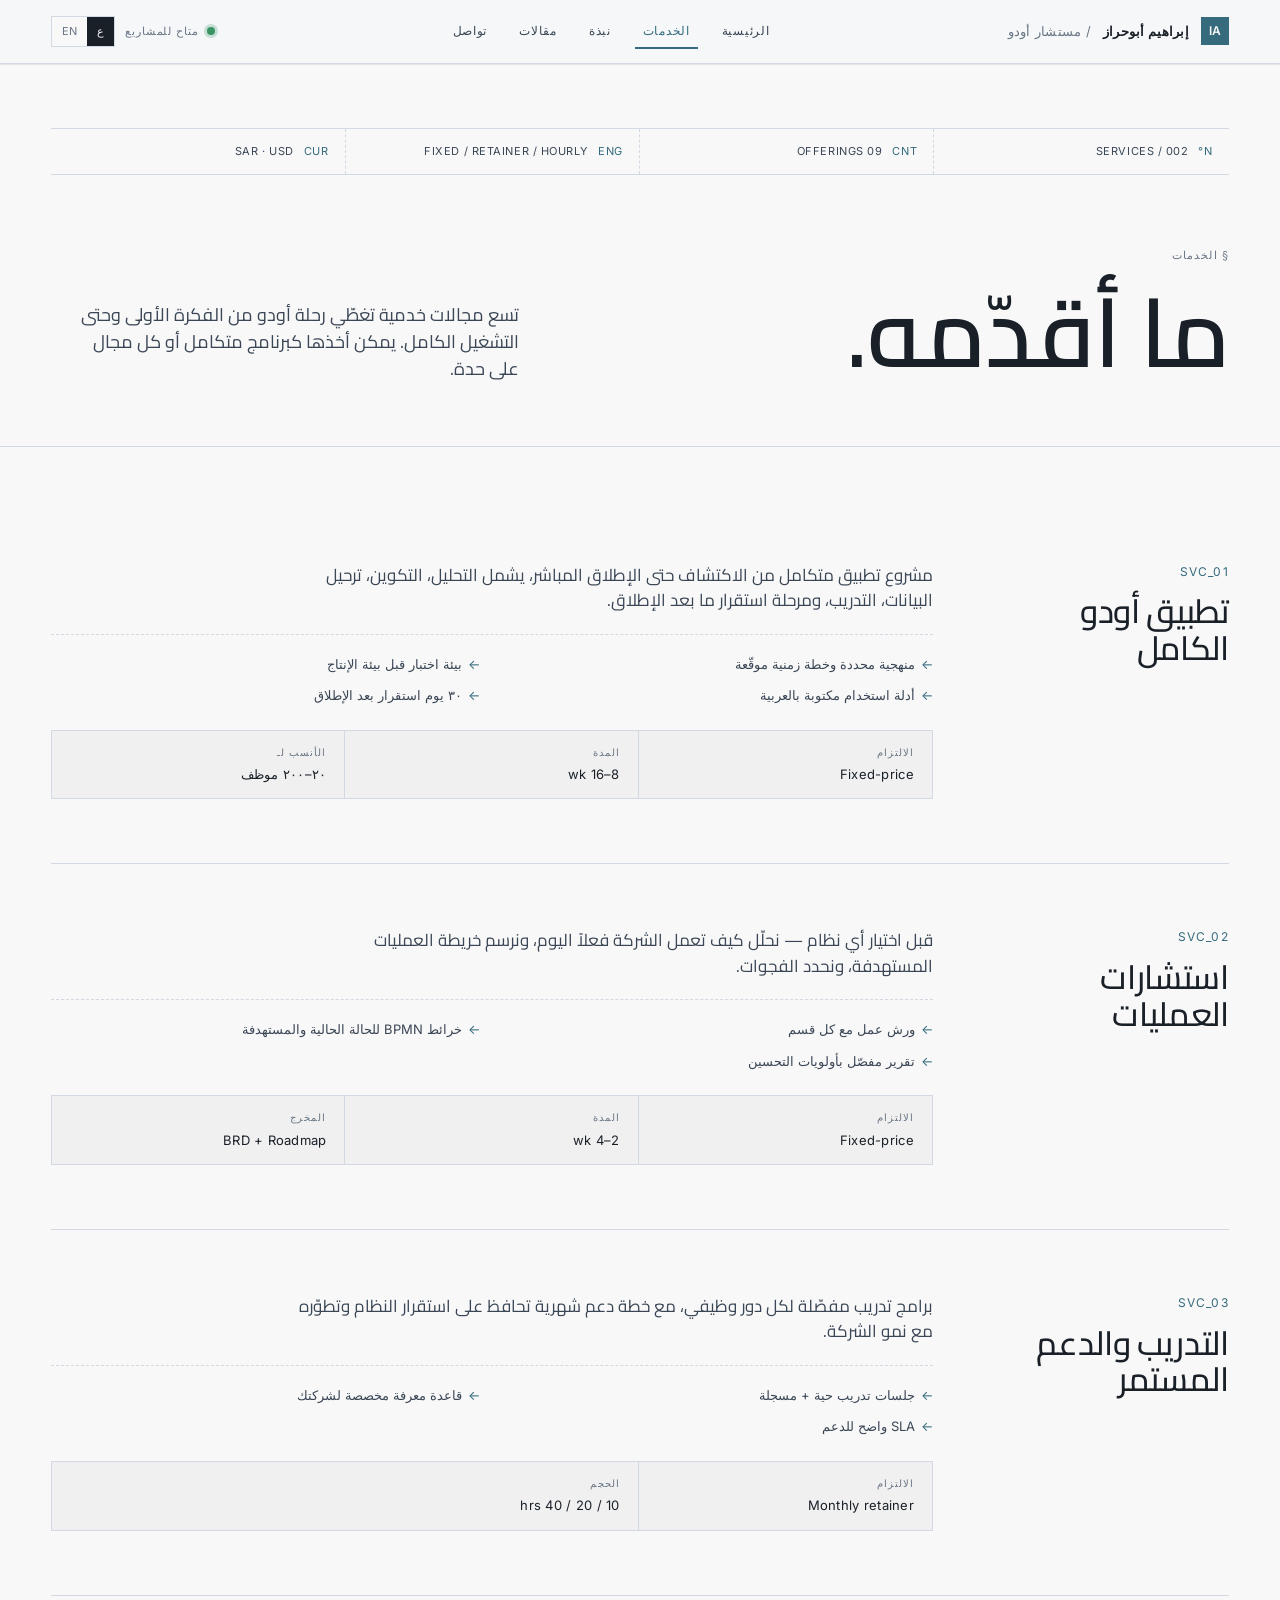
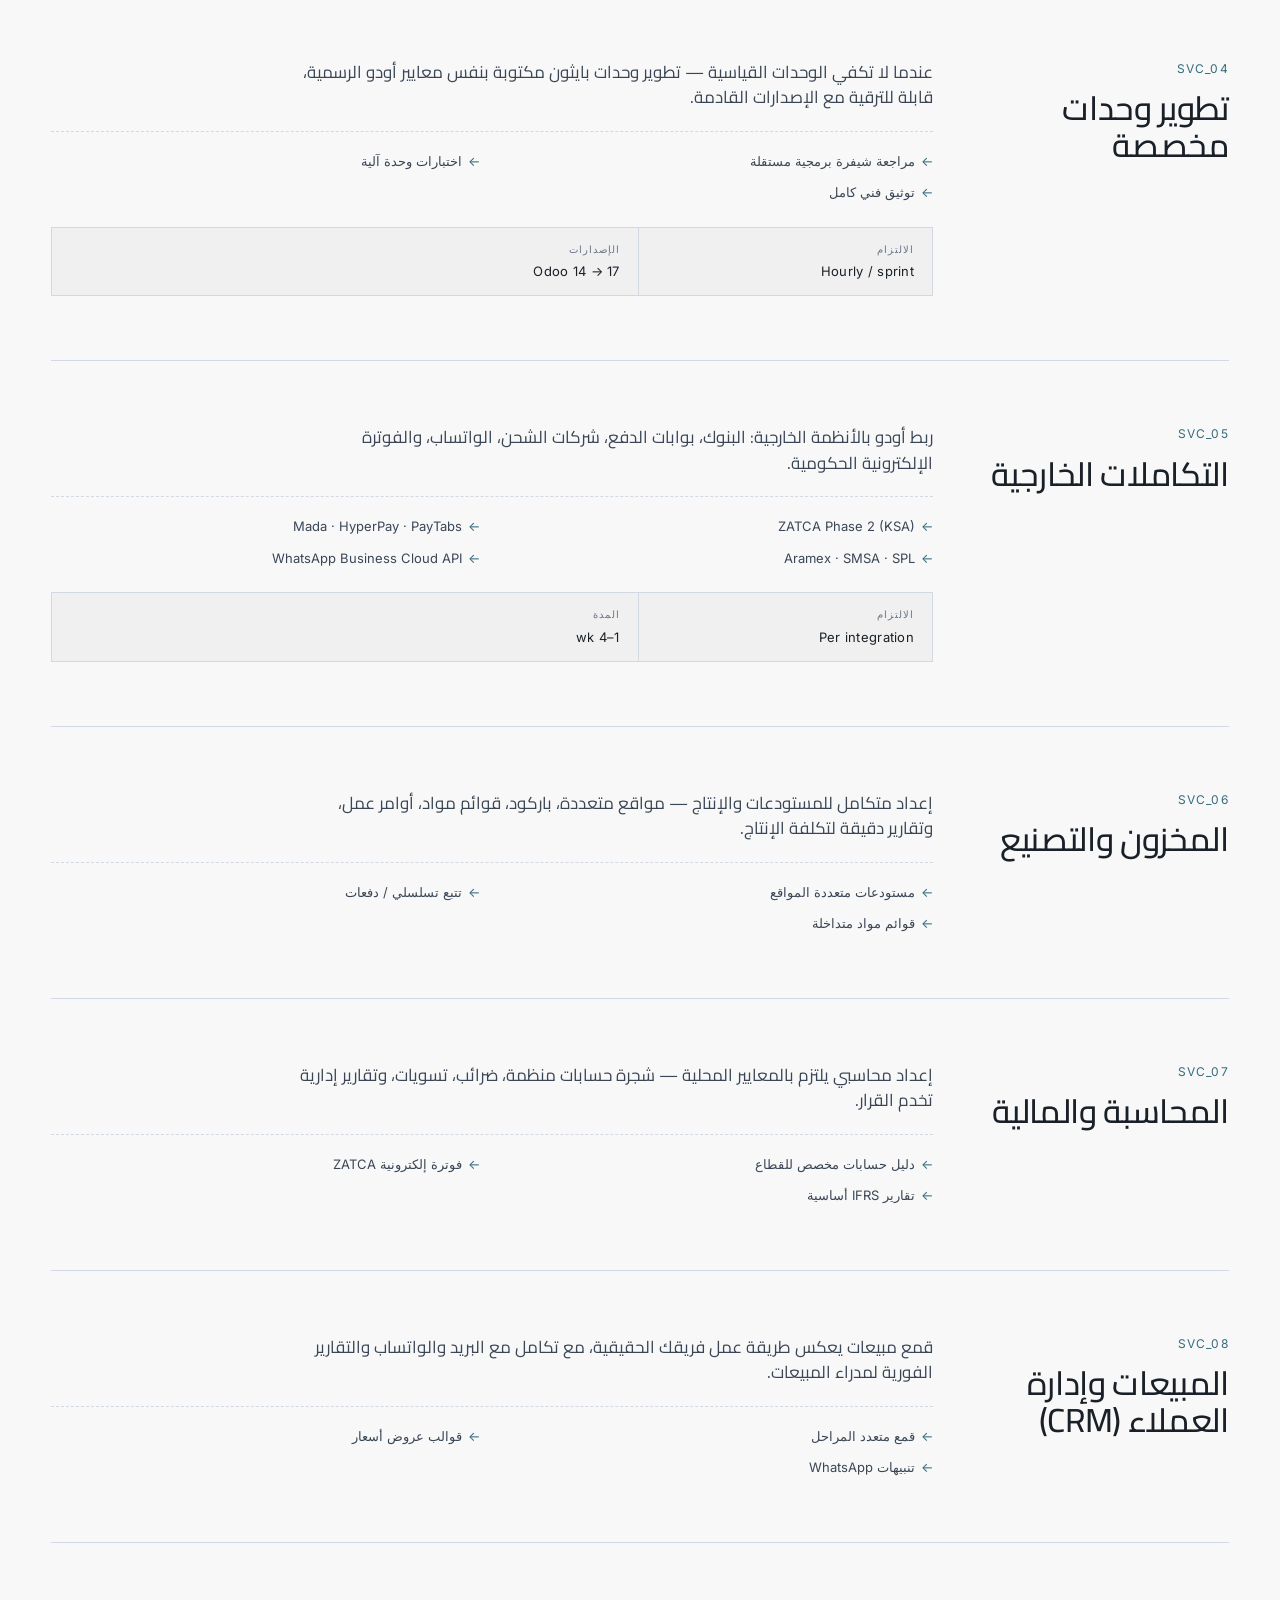
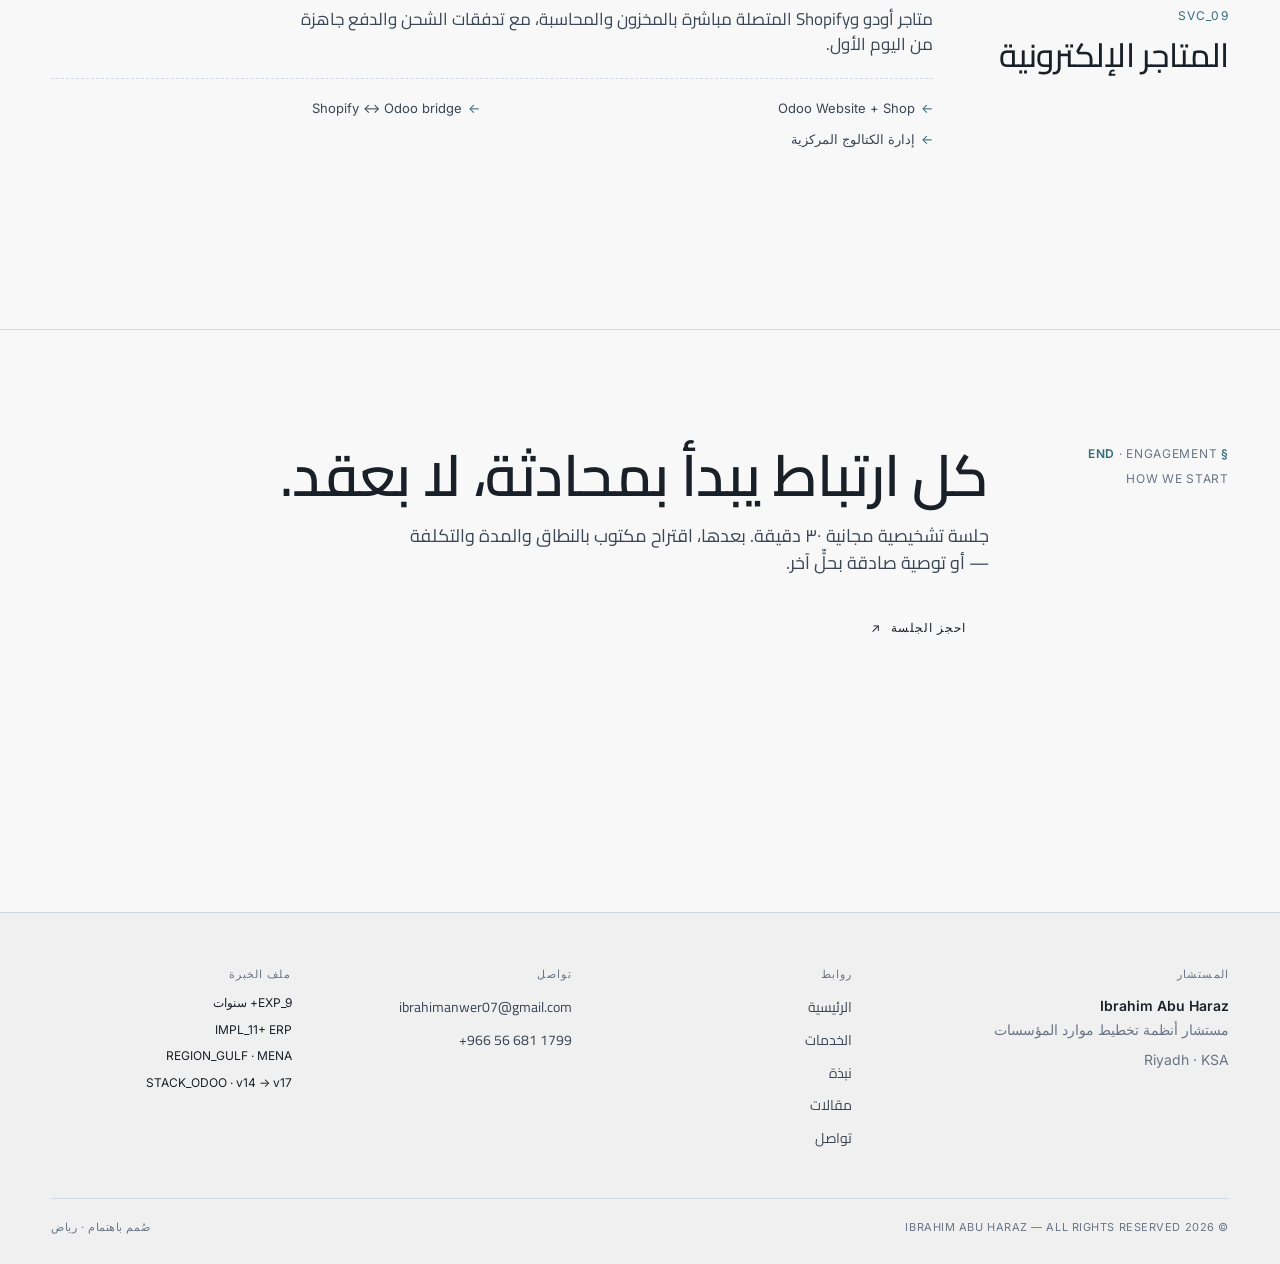
<file: services.html>
<!DOCTYPE html>
<html lang="ar" dir="rtl">
<head>
<meta charset="UTF-8" />
<meta name="viewport" content="width=device-width, initial-scale=1.0" />
<title>Services — Ibrahim Abu Haraz</title>
<link rel="preconnect" href="https://fonts.googleapis.com" />
<link rel="preconnect" href="https://fonts.gstatic.com" crossorigin />
<link href="https://fonts.googleapis.com/css2?family=Inter:wght@300;400;500;600;700;800&family=Cairo:wght@300;400;500;600;700;800&display=swap" rel="stylesheet" />
<link rel="stylesheet" href="assets/shared.css" />
<link rel="stylesheet" href="assets/pages.css" />
</head>
<body>

<div id="site-header"></div>

<!-- PAGE HEADER -->
<section class="page-head" data-screen-label="01 Services Header">
  <div class="wrap">
    <div class="hero-meta">
      <div class="meta-cell"><span class="label-num">N°</span><span class="mono">002 / SERVICES</span></div>
      <div class="meta-cell"><span class="label-num">CNT</span><span class="mono">09 OFFERINGS</span></div>
      <div class="meta-cell"><span class="label-num">ENG</span><span class="mono">FIXED / RETAINER / HOURLY</span></div>
      <div class="meta-cell"><span class="label-num">CUR</span><span class="mono">SAR · USD</span></div>
    </div>
    <div class="page-head-row">
      <div>
        <p class="label">
          <span class="lang-ar">§ الخدمات</span>
          <span class="lang-en">§ Services</span>
        </p>
        <h1 class="h-display">
          <span class="lang-ar">ما أقدّمه.</span>
          <span class="lang-en">What I offer.</span>
        </h1>
      </div>
      <p class="lede">
        <span class="lang-ar">تسع مجالات خدمية تغطّي رحلة أودو من الفكرة الأولى وحتى التشغيل الكامل. يمكن أخذها كبرنامج متكامل أو كل مجال على حدة.</span>
        <span class="lang-en">Nine practice areas covering the entire Odoo journey, from first conversation to live operations. Bundle them as a single programme or pick what you need.</span>
      </p>
    </div>
  </div>
</section>

<!-- DETAILED SERVICES -->
<section class="section" data-screen-label="02 Services List">
  <div class="wrap">

    <article class="svc-row">
      <div class="svc-row-num">
        <span class="label-num">SVC_01</span>
        <h2 class="h-2"><span class="lang-ar">تطبيق أودو الكامل</span><span class="lang-en">Odoo Implementation</span></h2>
      </div>
      <div class="svc-row-body">
        <p class="lede">
          <span class="lang-ar">مشروع تطبيق متكامل من الاكتشاف حتى الإطلاق المباشر، يشمل التحليل، التكوين، ترحيل البيانات، التدريب، ومرحلة استقرار ما بعد الإطلاق.</span>
          <span class="lang-en">A full end-to-end engagement from discovery through go-live — discovery, configuration, data migration, training, and post-launch stabilisation.</span>
        </p>
        <ul class="svc-features">
          <li><span class="lang-ar">منهجية محددة وخطة زمنية موقّعة</span><span class="lang-en">Documented method and signed timeline</span></li>
          <li><span class="lang-ar">بيئة اختبار قبل بيئة الإنتاج</span><span class="lang-en">UAT environment before production</span></li>
          <li><span class="lang-ar">أدلة استخدام مكتوبة بالعربية</span><span class="lang-en">Arabic user manuals</span></li>
          <li><span class="lang-ar">٣٠ يوم استقرار بعد الإطلاق</span><span class="lang-en">30-day post-launch hyper-care</span></li>
        </ul>
        <div class="svc-eng">
          <div><span class="label"><span class="lang-ar">الالتزام</span><span class="lang-en">Engagement</span></span><span>Fixed-price</span></div>
          <div><span class="label"><span class="lang-ar">المدة</span><span class="lang-en">Duration</span></span><span>8–16 wk</span></div>
          <div><span class="label"><span class="lang-ar">الأنسب لـ</span><span class="lang-en">Best for</span></span><span><span class="lang-ar">٢٠–٢٠٠ موظف</span><span class="lang-en">20–200 staff</span></span></div>
        </div>
      </div>
    </article>

    <article class="svc-row">
      <div class="svc-row-num">
        <span class="label-num">SVC_02</span>
        <h2 class="h-2"><span class="lang-ar">استشارات العمليات</span><span class="lang-en">Business Process Consulting</span></h2>
      </div>
      <div class="svc-row-body">
        <p class="lede">
          <span class="lang-ar">قبل اختيار أي نظام — نحلّل كيف تعمل الشركة فعلاً اليوم، ونرسم خريطة العمليات المستهدفة، ونحدد الفجوات.</span>
          <span class="lang-en">Before picking any system — we map how the business actually runs today, sketch the target operating model, and list the gaps.</span>
        </p>
        <ul class="svc-features">
          <li><span class="lang-ar">ورش عمل مع كل قسم</span><span class="lang-en">Workshops with each department</span></li>
          <li><span class="lang-ar">خرائط BPMN للحالة الحالية والمستهدفة</span><span class="lang-en">As-is / to-be BPMN maps</span></li>
          <li><span class="lang-ar">تقرير مفصّل بأولويات التحسين</span><span class="lang-en">Prioritised improvement report</span></li>
        </ul>
        <div class="svc-eng">
          <div><span class="label"><span class="lang-ar">الالتزام</span><span class="lang-en">Engagement</span></span><span>Fixed-price</span></div>
          <div><span class="label"><span class="lang-ar">المدة</span><span class="lang-en">Duration</span></span><span>2–4 wk</span></div>
          <div><span class="label"><span class="lang-ar">المخرج</span><span class="lang-en">Output</span></span><span>BRD + Roadmap</span></div>
        </div>
      </div>
    </article>

    <article class="svc-row">
      <div class="svc-row-num">
        <span class="label-num">SVC_03</span>
        <h2 class="h-2"><span class="lang-ar">التدريب والدعم المستمر</span><span class="lang-en">Training & Ongoing Support</span></h2>
      </div>
      <div class="svc-row-body">
        <p class="lede">
          <span class="lang-ar">برامج تدريب مفصّلة لكل دور وظيفي، مع خطة دعم شهرية تحافظ على استقرار النظام وتطوّره مع نمو الشركة.</span>
          <span class="lang-en">Role-based training programmes paired with a monthly retainer that keeps the system stable and evolving with the company.</span>
        </p>
        <ul class="svc-features">
          <li><span class="lang-ar">جلسات تدريب حية + مسجلة</span><span class="lang-en">Live + recorded training sessions</span></li>
          <li><span class="lang-ar">قاعدة معرفة مخصصة لشركتك</span><span class="lang-en">Bespoke knowledge base</span></li>
          <li><span class="lang-ar">SLA واضح للدعم</span><span class="lang-en">Clear support SLA</span></li>
        </ul>
        <div class="svc-eng">
          <div><span class="label"><span class="lang-ar">الالتزام</span><span class="lang-en">Engagement</span></span><span>Monthly retainer</span></div>
          <div><span class="label"><span class="lang-ar">الحجم</span><span class="lang-en">Tiers</span></span><span>10 / 20 / 40 hrs</span></div>
        </div>
      </div>
    </article>

    <article class="svc-row">
      <div class="svc-row-num">
        <span class="label-num">SVC_04</span>
        <h2 class="h-2"><span class="lang-ar">تطوير وحدات مخصصة</span><span class="lang-en">Custom Module Development</span></h2>
      </div>
      <div class="svc-row-body">
        <p class="lede">
          <span class="lang-ar">عندما لا تكفي الوحدات القياسية — تطوير وحدات بايثون مكتوبة بنفس معايير أودو الرسمية، قابلة للترقية مع الإصدارات القادمة.</span>
          <span class="lang-en">When standard modules fall short — Python modules written to official Odoo standards, upgrade-safe across future versions.</span>
        </p>
        <ul class="svc-features">
          <li><span class="lang-ar">مراجعة شيفرة برمجية مستقلة</span><span class="lang-en">Independent code review</span></li>
          <li><span class="lang-ar">اختبارات وحدة آلية</span><span class="lang-en">Automated unit tests</span></li>
          <li><span class="lang-ar">توثيق فني كامل</span><span class="lang-en">Full technical documentation</span></li>
        </ul>
        <div class="svc-eng">
          <div><span class="label"><span class="lang-ar">الالتزام</span><span class="lang-en">Engagement</span></span><span>Hourly / sprint</span></div>
          <div><span class="label"><span class="lang-ar">الإصدارات</span><span class="lang-en">Versions</span></span><span>Odoo 14 → 17</span></div>
        </div>
      </div>
    </article>

    <article class="svc-row">
      <div class="svc-row-num">
        <span class="label-num">SVC_05</span>
        <h2 class="h-2"><span class="lang-ar">التكاملات الخارجية</span><span class="lang-en">Third-Party Integrations</span></h2>
      </div>
      <div class="svc-row-body">
        <p class="lede">
          <span class="lang-ar">ربط أودو بالأنظمة الخارجية: البنوك، بوابات الدفع، شركات الشحن، الواتساب، والفوترة الإلكترونية الحكومية.</span>
          <span class="lang-en">Wiring Odoo into the systems that actually run your business: banks, payment gateways, shipping carriers, WhatsApp, and government e-invoicing.</span>
        </p>
        <ul class="svc-features">
          <li>ZATCA Phase 2 (KSA)</li>
          <li>Mada · HyperPay · PayTabs</li>
          <li>Aramex · SMSA · SPL</li>
          <li>WhatsApp Business Cloud API</li>
        </ul>
        <div class="svc-eng">
          <div><span class="label"><span class="lang-ar">الالتزام</span><span class="lang-en">Engagement</span></span><span>Per integration</span></div>
          <div><span class="label"><span class="lang-ar">المدة</span><span class="lang-en">Duration</span></span><span>1–4 wk</span></div>
        </div>
      </div>
    </article>

    <article class="svc-row">
      <div class="svc-row-num">
        <span class="label-num">SVC_06</span>
        <h2 class="h-2"><span class="lang-ar">المخزون والتصنيع</span><span class="lang-en">Inventory & Manufacturing</span></h2>
      </div>
      <div class="svc-row-body">
        <p class="lede">
          <span class="lang-ar">إعداد متكامل للمستودعات والإنتاج — مواقع متعددة، باركود، قوائم مواد، أوامر عمل، وتقارير دقيقة لتكلفة الإنتاج.</span>
          <span class="lang-en">A complete warehouse and production setup — multi-location, barcode, BOMs, work orders, and accurate production-cost reporting.</span>
        </p>
        <ul class="svc-features">
          <li><span class="lang-ar">مستودعات متعددة المواقع</span><span class="lang-en">Multi-warehouse</span></li>
          <li><span class="lang-ar">تتبع تسلسلي / دفعات</span><span class="lang-en">Serial / lot tracking</span></li>
          <li><span class="lang-ar">قوائم مواد متداخلة</span><span class="lang-en">Nested BOMs</span></li>
        </ul>
      </div>
    </article>

    <article class="svc-row">
      <div class="svc-row-num">
        <span class="label-num">SVC_07</span>
        <h2 class="h-2"><span class="lang-ar">المحاسبة والمالية</span><span class="lang-en">Accounting & Finance</span></h2>
      </div>
      <div class="svc-row-body">
        <p class="lede">
          <span class="lang-ar">إعداد محاسبي يلتزم بالمعايير المحلية — شجرة حسابات منظمة، ضرائب، تسويات، وتقارير إدارية تخدم القرار.</span>
          <span class="lang-en">A locally-compliant accounting setup — clean chart of accounts, taxes, reconciliations, and management reports that actually inform decisions.</span>
        </p>
        <ul class="svc-features">
          <li><span class="lang-ar">دليل حسابات مخصص للقطاع</span><span class="lang-en">Industry-specific CoA</span></li>
          <li><span class="lang-ar">فوترة إلكترونية ZATCA</span><span class="lang-en">ZATCA e-invoicing</span></li>
          <li><span class="lang-ar">تقارير IFRS أساسية</span><span class="lang-en">Core IFRS reports</span></li>
        </ul>
      </div>
    </article>

    <article class="svc-row">
      <div class="svc-row-num">
        <span class="label-num">SVC_08</span>
        <h2 class="h-2"><span class="lang-ar">المبيعات وإدارة العملاء (CRM)</span><span class="lang-en">CRM & Sales</span></h2>
      </div>
      <div class="svc-row-body">
        <p class="lede">
          <span class="lang-ar">قمع مبيعات يعكس طريقة عمل فريقك الحقيقية، مع تكامل مع البريد والواتساب والتقارير الفورية لمدراء المبيعات.</span>
          <span class="lang-en">A pipeline shaped around how your sales team actually works, integrated with email and WhatsApp, with real-time dashboards for sales leadership.</span>
        </p>
        <ul class="svc-features">
          <li><span class="lang-ar">قمع متعدد المراحل</span><span class="lang-en">Multi-stage pipelines</span></li>
          <li><span class="lang-ar">قوالب عروض أسعار</span><span class="lang-en">Quote templates</span></li>
          <li><span class="lang-ar">تنبيهات WhatsApp</span><span class="lang-en">WhatsApp alerts</span></li>
        </ul>
      </div>
    </article>

    <article class="svc-row">
      <div class="svc-row-num">
        <span class="label-num">SVC_09</span>
        <h2 class="h-2"><span class="lang-ar">المتاجر الإلكترونية</span><span class="lang-en">E-Commerce Setup</span></h2>
      </div>
      <div class="svc-row-body">
        <p class="lede">
          <span class="lang-ar">متاجر أودو وShopify المتصلة مباشرة بالمخزون والمحاسبة، مع تدفقات الشحن والدفع جاهزة من اليوم الأول.</span>
          <span class="lang-en">Odoo and Shopify storefronts wired directly into inventory and accounting, with shipping and payment flows ready from day one.</span>
        </p>
        <ul class="svc-features">
          <li>Odoo Website + Shop</li>
          <li>Shopify ↔ Odoo bridge</li>
          <li><span class="lang-ar">إدارة الكتالوج المركزية</span><span class="lang-en">Central catalogue management</span></li>
        </ul>
      </div>
    </article>

  </div>
</section>

<!-- PRICING NOTE -->
<section class="section section-dark" data-screen-label="03 Engagement">
  <div class="wrap">
    <div class="section-head">
      <div class="meta">
        <span><b>§ END</b> · ENGAGEMENT</span>
        <span>HOW WE START</span>
      </div>
      <div class="title">
        <h2 class="h-1">
          <span class="lang-ar">كل ارتباط يبدأ بمحادثة، لا بعقد.</span>
          <span class="lang-en">Every engagement starts with a conversation, not a contract.</span>
        </h2>
        <p class="lede">
          <span class="lang-ar">جلسة تشخيصية مجانية ٣٠ دقيقة. بعدها، اقتراح مكتوب بالنطاق والمدة والتكلفة — أو توصية صادقة بحلٍّ آخر.</span>
          <span class="lang-en">A free 30-minute diagnostic call. Afterwards, a written proposal with scope, timeline, and cost — or an honest recommendation for a different approach.</span>
        </p>
        <div style="display:flex; gap:12px; flex-wrap:wrap; margin-top: 12px;">
          <a class="btn" href="contact.html" style="background:var(--bg); color:var(--ink); border-color:var(--bg);">
            <span class="lang-ar">احجز الجلسة</span>
            <span class="lang-en">Book the call</span>
            <span class="arrow">↗</span>
          </a>
        </div>
      </div>
    </div>
  </div>
</section>

<div id="site-footer"></div>

<script src="assets/shared.js"></script>
<script src="assets/partials.js"></script>
</body>
</html>
</file>
<file: assets/shared.css>
/* ============================================================
   Ibrahim Abu Haraz — ERP Consultant
   Technical & modern, bilingual (AR-RTL primary / EN-LTR)
   ============================================================ */

:root {
  /* Color tokens */
  --bg:        #f8f8f8;
  --bg-2:      #f0f0f0;
  --ink:       #1a2028;
  --ink-2:     #3a4655;
  --muted:     #697585;
  --line:      #d2d9e2;
  --line-2:    #e3e8ef;
  --teal:      #356b7d;
  --teal-deep: #264f5c;
  --teal-tint: #e4f2f5;
  --amber:     #f0a500;
  --green:     #3a9464;

  /* Type */
  --f-sans: "Cairo", "Inter", system-ui, sans-serif;
  --f-mono: "Inter", ui-monospace, monospace;
  --f-serif: Georgia, serif;

  /* Layout */
  --maxw: 1320px;
  --pad: clamp(20px, 4vw, 56px);
  --gutter: 24px;
}

* { box-sizing: border-box; }

html { scroll-behavior: smooth; }

html, body {
  margin: 0;
  padding: 0;
  background: var(--bg);
  color: var(--ink);
  font-family: var(--f-sans);
  font-size: 16px;
  line-height: 1.55;
  -webkit-font-smoothing: antialiased;
  text-rendering: optimizeLegibility;
}

body {
  background-image: none;
}

a { color: inherit; text-decoration: none; }
img { max-width: 100%; display: block; }
button { font: inherit; cursor: pointer; }

/* ---------- Direction handling ---------- */
html[lang="ar"] { direction: rtl; }
html[lang="en"] { direction: ltr; }
html[lang="ar"] body { font-family: "Cairo", sans-serif; }
html[lang="en"] body { font-family: "Inter", sans-serif; }

/* hide opposite-language nodes */
html[lang="ar"] [data-en]:not([data-ar]) { display: none; }
html[lang="en"] [data-ar]:not([data-en]) { display: none; }
.lang-en, .lang-ar { display: none; }
html[lang="en"] .lang-en { display: inline; }
html[lang="ar"] .lang-ar { display: inline; }
html[lang="en"] .lang-en.block,
html[lang="ar"] .lang-ar.block { display: block; }

/* ---------- Wrappers ---------- */
.wrap {
  max-width: var(--maxw);
  margin: 0 auto;
  padding-inline: var(--pad);
}

/* ---------- Top bar / nav ---------- */
.topbar {
  position: sticky;
  top: 0;
  z-index: 50;
  background: rgba(244, 246, 248, 0.88);
  backdrop-filter: blur(12px);
  -webkit-backdrop-filter: blur(12px);
  border-bottom: 1px solid var(--line);
  box-shadow: 0 1px 0 rgba(0,0,0,0.08);
}
.topbar .row {
  display: flex;
  align-items: center;
  justify-content: space-between;
  gap: 20px;
  padding-block: 14px;
}
.brand {
  display: flex;
  align-items: center;
  gap: 12px;
  font-family: var(--f-mono);
  font-size: 13px;
  letter-spacing: 0.02em;
  color: var(--ink);
}
.brand-mark {
  width: 28px;
  height: 28px;
  display: grid;
  place-items: center;
  background: var(--teal);
  color: var(--bg);
  font-family: var(--f-mono);
  font-weight: 600;
  font-size: 12px;
  letter-spacing: 0;
}
.brand-name { font-weight: 600; }
.brand-sub { color: var(--muted); }

nav.primary {
  display: flex;
  align-items: center;
  gap: 4px;
}
nav.primary a {
  font-family: var(--f-mono);
  font-size: 12px;
  text-transform: uppercase;
  letter-spacing: 0.06em;
  color: var(--ink-2);
  padding: 8px 14px;
  border-radius: 2px;
  position: relative;
}
nav.primary a:hover { color: var(--teal); background: var(--teal-tint); }
nav.primary a[aria-current="page"] {
  color: var(--teal);
}
nav.primary a[aria-current="page"]::before {
  content: "";
  position: absolute;
  inset-inline-start: 6px;
  inset-inline-end: 6px;
  bottom: 0;
  height: 2px;
  background: var(--teal);
}

.nav-meta {
  display: flex;
  align-items: center;
  gap: 10px;
}
.status-dot {
  display: inline-flex;
  align-items: center;
  gap: 8px;
  font-family: var(--f-mono);
  font-size: 11px;
  text-transform: uppercase;
  color: var(--muted);
  letter-spacing: 0.08em;
}
@keyframes pulse-green {
  0%   { box-shadow: 0 0 0 0   rgba(56,160,112,0.6); }
  70%  { box-shadow: 0 0 0 8px rgba(56,160,112,0);   }
  100% { box-shadow: 0 0 0 0   rgba(56,160,112,0);   }
}
.status-dot::before {
  content: "";
  width: 8px; height: 8px;
  border-radius: 50%;
  background: var(--green);
  box-shadow: 0 0 0 3px rgba(58, 148, 100, 0.25);
  animation: pulse-green 2s ease infinite;
}

.lang-toggle {
  display: inline-flex;
  border: 1px solid var(--line);
  background: var(--bg);
  font-family: var(--f-mono);
  font-size: 11px;
  letter-spacing: 0.04em;
  overflow: hidden;
}
.lang-toggle button {
  padding: 6px 10px;
  background: transparent;
  border: 0;
  color: var(--muted);
}
.lang-toggle button[aria-pressed="true"] {
  background: var(--ink);
  color: var(--bg);
}

/* Mobile nav fallback */
@media (max-width: 820px) {
  nav.primary { display: none; }
  .nav-meta .status-dot { display: none; }
}

/* ---------- Headings ---------- */
h1, h2, h3, h4 {
  font-family: "Cairo", "Inter", sans-serif;
  font-weight: 600;
  margin: 0;
  letter-spacing: -0.01em;
  line-height: 1.05;
  text-wrap: balance;
}
html[lang="en"] h1, html[lang="en"] h2, html[lang="en"] h3 { font-family: "Inter", sans-serif; letter-spacing: -0.02em; }

.h-display { font-size: clamp(48px, 7.5vw, 104px); font-weight: 600; }
.h-1 { font-size: clamp(36px, 4.5vw, 64px); font-weight: 600; }
.h-2 { font-size: clamp(26px, 2.6vw, 36px); }
.h-3 { font-size: clamp(20px, 1.6vw, 24px); font-weight: 600; }

p { margin: 0; }
.lede { font-size: clamp(18px, 1.4vw, 22px); color: var(--ink-2); line-height: 1.5; max-width: 60ch; text-wrap: pretty; }

/* ---------- Mono labels ---------- */
.mono { font-family: var(--f-mono); }
.label {
  font-family: var(--f-mono);
  font-size: 11px;
  text-transform: uppercase;
  letter-spacing: 0.1em;
  color: var(--muted);
}
.label-num {
  font-family: var(--f-mono);
  font-size: 11px;
  letter-spacing: 0.06em;
  color: var(--teal);
}
.kbd {
  font-family: var(--f-mono);
  font-size: 11px;
  padding: 2px 6px;
  border: 1px solid var(--line);
  background: var(--bg-2);
}

/* ---------- Buttons ---------- */
.btn {
  display: inline-flex;
  align-items: center;
  gap: 10px;
  padding: 14px 22px;
  font-family: var(--f-mono);
  font-size: 12px;
  letter-spacing: 0.08em;
  text-transform: uppercase;
  background: var(--ink);
  color: var(--bg);
  border: 1px solid var(--ink);
  transition: transform 120ms ease, background 120ms ease;
}
.btn:hover { background: var(--teal); border-color: var(--teal); }
.btn .arrow { font-family: var(--f-mono); }
.btn-ghost {
  background: transparent;
  color: var(--ink);
  border: 1px solid #cfd4d8;
}
.btn-ghost:hover { background: var(--bg-2); border-color: var(--ink); color: var(--ink); }

/* ---------- Section header ---------- */
.section {
  padding-block: clamp(64px, 9vw, 120px);
  border-top: 1px solid var(--line);
  position: relative;
}
.section.no-divider { border-top: 0; }
.section-head {
  display: grid;
  grid-template-columns: 200px 1fr;
  gap: 40px;
  margin-bottom: clamp(40px, 5vw, 72px);
  align-items: start;
}
.section-head .meta {
  font-family: var(--f-mono);
  font-size: 12px;
  color: var(--muted);
  letter-spacing: 0.06em;
  display: flex;
  flex-direction: column;
  gap: 6px;
}
.section-head .meta b { color: var(--teal); font-weight: 600; }
.section-head .title { display: flex; flex-direction: column; gap: 16px; }
@media (max-width: 720px) {
  .section-head { grid-template-columns: 1fr; gap: 16px; }
}

/* ---------- Hairline ---------- */
.hr { height: 1px; background: var(--line); border: 0; margin: 0; }
.hr-dashed { border: 0; border-top: 1px dashed var(--line); }

/* ---------- Footer ---------- */
footer.site {
  border-top: 1px solid var(--line);
  background: var(--bg-2);
  padding-block: 56px 28px;
  margin-top: 80px;
}
footer.site .grid {
  display: grid;
  grid-template-columns: 1.4fr 1fr 1fr 1fr;
  gap: 40px;
}
@media (max-width: 820px) { footer.site .grid { grid-template-columns: 1fr 1fr; } }
@media (max-width: 520px) { footer.site .grid { grid-template-columns: 1fr; } }

footer.site h4 {
  font-family: var(--f-mono);
  font-size: 11px;
  text-transform: uppercase;
  letter-spacing: 0.1em;
  color: var(--muted);
  font-weight: 500;
  margin-bottom: 14px;
}
footer.site ul { list-style: none; padding: 0; margin: 0; display: grid; gap: 8px; }
footer.site a { color: var(--ink-2); font-size: 14px; }
footer.site a:hover { color: var(--teal); }
footer.site .bottom {
  margin-top: 48px;
  padding-top: 20px;
  border-top: 1px solid var(--line);
  display: flex;
  justify-content: space-between;
  align-items: center;
  font-family: var(--f-mono);
  font-size: 11px;
  color: var(--muted);
  letter-spacing: 0.05em;
  flex-wrap: wrap;
  gap: 12px;
}

/* ---------- Avatar placeholder ---------- */
.avatar {
  width: 72px;
  height: 72px;
  background:
    repeating-linear-gradient(135deg,
      var(--teal-tint) 0 6px,
      var(--bg) 6px 12px);
  border: 1px solid var(--line);
  position: relative;
  display: grid;
  place-items: center;
  font-family: var(--f-mono);
  font-size: 9px;
  color: var(--teal-deep);
  text-align: center;
  text-transform: uppercase;
  letter-spacing: 0.08em;
}
.avatar.lg { width: 220px; height: 220px; font-size: 10px; }

/* ---------- Portrait (real photo) ---------- */
.portrait {
  --size: 220px;
  width: var(--size);
  height: var(--size);
  position: relative;
  display: block;
  flex-shrink: 0;
}
.portrait.lg { --size: 240px; }
.portrait img {
  width: 100%;
  height: 100%;
  object-fit: cover;
  border-radius: 50%;
  display: block;
  background: var(--bg-2);
  filter: saturate(0.95) contrast(1.02);
}
.portrait::before {
  content: "";
  position: absolute;
  inset: -6px;
  border: 2px solid #356b7d;
  border-radius: 50%;
  pointer-events: none;
  box-shadow: 0 0 0 4px rgba(53,107,125,0.15), 0 0 40px rgba(53,107,125,0.1);
}
.portrait::after {
  content: "";
  position: absolute;
  inset: -16px;
  border: 1px dashed rgba(53,107,125,0.4);
  border-radius: 50%;
  pointer-events: none;
}
.portrait-meta {
  position: absolute;
  font-family: var(--f-mono);
  font-size: 10px;
  letter-spacing: 0.1em;
  color: var(--muted);
  text-transform: uppercase;
  background: var(--bg);
  padding: 3px 8px;
  border: 1px solid var(--line);
  white-space: nowrap;
}
.portrait-meta.tl { top: -8px; inset-inline-start: -8px; }
.portrait-meta.br { bottom: -8px; inset-inline-end: -8px; color: var(--teal); border-color: #a3b8c4; }

/* ---------- Reveal animation ---------- */
.reveal { opacity: 0; transform: translateY(12px); transition: opacity 600ms ease, transform 600ms ease; }
.reveal.in { opacity: 1; transform: none; }

/* ---------- Odoo-style decorative gold streaks ---------- */
.o-streak-section {
  position: relative;
  overflow: hidden;
}
.o-streak-section::before,
.o-streak-section::after {
  content: "";
  position: absolute;
  height: 6px;
  border-radius: 3px;
  background: #f0a500;
  opacity: 0.75;
  pointer-events: none;
}

/* Hero streaks via CSS pseudo-elements */
.hero-new {
  position: relative;
  overflow: hidden;
}
.hero-new::before {
  content: "";
  position: absolute;
  top: 15%;
  inset-inline-end: -40px;
  width: 320px;
  height: 7px;
  background: #f0a500;
  border-radius: 4px;
  opacity: 0.7;
  transform: rotate(-2deg);
  pointer-events: none;
}
.hero-new::after {
  content: "";
  position: absolute;
  top: 22%;
  inset-inline-end: 60px;
  width: 180px;
  height: 5px;
  background: #f0a500;
  border-radius: 4px;
  opacity: 0.5;
  transform: rotate(-2deg);
  pointer-events: none;
}
</file>
<file: assets/home.css>
/* Home-page specific styles */

/* ---------- Hero ---------- */
.hero {
  padding-top: clamp(40px, 5vw, 64px);
  padding-bottom: 0;
  position: relative;
  background: radial-gradient(ellipse at 70% 50%, rgba(53,107,125,0.06) 0%, #f4f6f8 65%);
}

.hero-meta {
  display: grid;
  grid-template-columns: repeat(4, 1fr);
  gap: 0;
  border-top: 1px solid var(--line);
  border-bottom: 1px solid var(--line);
  margin-bottom: clamp(40px, 6vw, 72px);
}
.meta-cell {
  display: flex;
  align-items: center;
  gap: 10px;
  padding: 14px 16px;
  font-family: var(--f-mono);
  font-size: 11px;
  color: var(--ink-2);
  letter-spacing: 0.05em;
  border-inline-start: 1px dashed var(--line);
}
.meta-cell:first-child { border-inline-start: 0; }
@media (max-width: 760px) {
  .hero-meta { grid-template-columns: 1fr 1fr; }
  .meta-cell:nth-child(3) { border-inline-start: 0; }
}

.hero-display {
  display: grid;
  grid-template-columns: 1.5fr 1fr;
  gap: 64px;
  align-items: end;
  margin-bottom: clamp(36px, 5vw, 56px);
}
@media (max-width: 980px) {
  .hero-display { grid-template-columns: 1fr; gap: 36px; }
}
.display-right {
  display: flex;
  flex-direction: column;
  gap: 28px;
  align-items: flex-start;
}
html[dir="rtl"] .display-right { align-items: flex-start; }
.callouts {
  display: grid;
  grid-template-columns: repeat(3, 1fr);
  gap: 16px;
  width: 100%;
  border-top: 1px solid var(--line);
  padding-top: 24px;
}
.callout {
  display: flex;
  flex-direction: column;
  gap: 4px;
}
.callout-val {
  font-family: var(--f-sans);
  font-size: clamp(36px, 4vw, 52px);
  font-weight: 600;
  color: var(--teal-deep);
  line-height: 1;
  letter-spacing: -0.03em;
}
.callout-val.mono-val { font-family: var(--f-mono); font-size: clamp(22px, 2.4vw, 32px); }
.callout-val .plus {
  font-family: var(--f-mono);
  font-size: 0.5em;
  color: var(--teal);
  margin-inline-start: 2px;
  font-weight: 500;
  vertical-align: top;
}
.callout-cap { font-size: 11px; color: var(--muted); letter-spacing: 0.05em; }

.hero-tag {
  display: grid;
  grid-template-columns: 1.5fr 1fr;
  gap: 64px;
  padding-block: 36px 56px;
  border-top: 1px dashed var(--line);
  align-items: start;
}
.hero-tag .lede b { color: var(--teal-deep); font-weight: 600; }
@media (max-width: 980px) {
  .hero-tag { grid-template-columns: 1fr; gap: 28px; }
}
.hero-cta {
  display: flex;
  gap: 12px;
  flex-wrap: wrap;
  align-items: center;
}

/* Ticker */
.ticker {
  border-top: 1px solid var(--line);
  border-bottom: 1px solid var(--line);
  background: #1a2028;
  padding-block: 14px;
  overflow: hidden;
  display: flex;
  gap: 24px;
  margin-inline: calc(var(--pad) * -1);
  padding-inline: 0;
  margin-bottom: 0;
}
.ticker-track {
  display: flex;
  gap: 24px;
  font-family: var(--f-mono);
  font-size: 12px;
  letter-spacing: 0.1em;
  color: #f4f6f8;
  white-space: nowrap;
  flex-shrink: 0;
  animation: tick 60s linear infinite;
}
.ticker-track > span { flex-shrink: 0; }
.ticker-track > span:nth-child(even) { color: #356b7d; }
@keyframes tick {
  from { transform: translateX(0); }
  to { transform: translateX(-100%); }
}
html[dir="rtl"] .ticker-track { animation-direction: reverse; }

/* ---------- Services grid ---------- */
.svc-grid {
  display: grid;
  grid-template-columns: repeat(3, 1fr);
  gap: 0;
  list-style: none;
  padding: 0;
  margin: 0;
  border-top: 1px solid var(--line);
  border-inline-start: 1px solid var(--line);
}
@media (max-width: 920px) { .svc-grid { grid-template-columns: 1fr 1fr; } }
@media (max-width: 600px) { .svc-grid { grid-template-columns: 1fr; } }

.svc {
  padding: 32px 28px;
  border-inline-end: 1px solid var(--line);
  border-bottom: 1px solid var(--line);
  display: flex;
  flex-direction: column;
  gap: 12px;
  background: var(--bg);
  transition: background 200ms ease, transform 200ms ease, box-shadow 200ms ease;
  position: relative;
}
.svc:hover {
  background: #e0eff4;
  transform: translateY(-4px);
  box-shadow: 0 12px 32px rgba(53,107,125,0.2);
  border-inline-start: 3px solid #356b7d;
}
.svc-num {
  font-family: var(--f-mono);
  font-size: 11px;
  color: var(--teal);
  letter-spacing: 0.08em;
  margin-bottom: 16px;
}
.svc h3 { line-height: 1.25; }
.svc p {
  font-size: 14px;
  color: var(--ink-2);
  line-height: 1.55;
}

/* ---------- Process ---------- */
.process-grid {
  display: grid;
  grid-template-columns: repeat(5, 1fr);
  gap: 0;
  border-top: 1px solid var(--line);
  border-inline-start: 1px solid var(--line);
}
@media (max-width: 1100px) { .process-grid { grid-template-columns: repeat(2, 1fr); } }
@media (max-width: 600px) { .process-grid { grid-template-columns: 1fr; } }

.phase {
  padding: 28px 24px 32px;
  border-inline-end: 1px solid var(--line);
  border-bottom: 1px solid var(--line);
  display: flex;
  flex-direction: column;
  position: relative;
  overflow: hidden;
  gap: 12px;
  background: var(--bg);
}
.phase-head {
  display: flex;
  justify-content: space-between;
  align-items: center;
  margin-bottom: 8px;
  font-family: var(--f-mono);
  font-size: 11px;
  letter-spacing: 0.06em;
}
.phase-num { color: var(--teal); }
.phase-weeks { color: var(--muted); }
.phase h3 { line-height: 1.25; min-height: 2.5em; }
.phase p { font-size: 14px; color: var(--ink-2); }
.phase-bullets {
  list-style: none;
  padding: 0;
  margin: auto 0 0 0;
  display: flex;
  flex-direction: column;
  gap: 6px;
  padding-top: 16px;
  border-top: 1px dashed var(--line);
  font-family: var(--f-mono);
  font-size: 11px;
  color: var(--ink-2);
  letter-spacing: 0.03em;
}
.phase-bullets li::before {
  content: "→ ";
  color: var(--teal);
}
html[dir="rtl"] .phase-bullets li::before { content: "← "; }

/* ---------- Case studies ---------- */
.section-dark {
  background: var(--ink);
  color: var(--bg);
  border-top: 0;
}
.section-dark .label,
.section-dark .section-head .meta,
.section-dark .lede,
.section-dark .quote-mark,
.section-dark .case p {
  color: rgba(244, 246, 248, 0.70);
}
.section-dark .section-head .meta b { color: var(--amber); }
.section-dark h1, .section-dark h2, .section-dark h3 { color: var(--bg); }
.section-dark .kbd {
  background: transparent;
  border-color: rgba(244, 246, 248, 0.25);
  color: rgba(244, 246, 248, 0.80);
}

.cases-grid {
  display: grid;
  grid-template-columns: repeat(3, 1fr);
  gap: 0;
  border-top: 1px solid rgba(244, 246, 248, 0.18);
  border-inline-start: 1px solid rgba(244, 246, 248, 0.18);
}
@media (max-width: 1000px) { .cases-grid { grid-template-columns: 1fr; } }

.case {
  display: flex;
  flex-direction: column;
  border-inline-end: 1px solid rgba(244, 246, 248, 0.18);
  border-bottom: 1px solid rgba(244, 246, 248, 0.18);
}
.case-tags {
  display: flex;
  gap: 8px;
  padding: 16px 20px;
  border-bottom: 1px dashed rgba(244, 246, 248, 0.18);
}
.case-thumb {
  aspect-ratio: 16 / 10;
  background:
    repeating-linear-gradient(45deg,
      rgba(244, 246, 248, 0.06) 0 8px,
      transparent 8px 16px),
    linear-gradient(to bottom right, var(--teal-deep), var(--ink));
  display: grid;
  place-items: center;
  position: relative;
}
.case-thumb-label {
  font-family: var(--f-mono);
  font-size: 12px;
  letter-spacing: 0.1em;
  color: rgba(244, 246, 248, 0.70);
  padding: 6px 12px;
  border: 1px solid rgba(244, 246, 248, 0.25);
}
.case-body {
  padding: 24px 22px 28px;
  display: flex;
  flex-direction: column;
  gap: 12px;
  flex: 1;
}
.case h3 { line-height: 1.25; }
.case p { font-size: 14px; line-height: 1.6; }
.case-stats {
  display: grid;
  grid-template-columns: repeat(3, 1fr);
  margin-top: auto;
  border-top: 1px solid rgba(244, 246, 248, 0.18);
  padding-top: 16px;
  gap: 8px;
}
.case-stats > div { display: flex; flex-direction: column; gap: 2px; }
.stat-num {
  font-family: var(--f-mono);
  font-size: 22px;
  color: var(--amber);
  font-weight: 500;
}
.stat-num .plus { font-size: 0.65em; opacity: 0.7; }

/* ---------- Stack ---------- */
.stack-block {
  margin-bottom: 48px;
}
.stack-label {
  font-family: var(--f-mono);
  font-size: 11px;
  text-transform: uppercase;
  letter-spacing: 0.1em;
  color: var(--teal);
  margin-bottom: 16px;
  font-weight: 500;
}
.stack-grid {
  display: grid;
  grid-template-columns: repeat(6, 1fr);
  gap: 0;
  border-top: 1px solid var(--line);
  border-inline-start: 1px solid var(--line);
}
@media (max-width: 980px) { .stack-grid { grid-template-columns: repeat(3, 1fr); } }
@media (max-width: 600px) { .stack-grid { grid-template-columns: repeat(2, 1fr); } }

.tile {
  padding: 20px 16px;
  border-inline-end: 1px solid var(--line);
  border-bottom: 1px solid var(--line);
  background: var(--bg);
  display: flex;
  flex-direction: column;
  gap: 8px;
  transition: background 200ms ease;
  min-height: 88px;
}
.tile:hover {
  background: #e0eff4;
  border-inline-start: 3px solid #356b7d;
  transform: translateY(-2px);
  transition: all 200ms ease;
}
.tile-num {
  font-family: var(--f-mono);
  font-size: 11px;
  color: var(--teal);
  letter-spacing: 0.06em;
}
.tile-name {
  font-family: var(--f-sans);
  font-size: 15px;
  color: var(--ink);
  font-weight: 500;
  line-height: 1.2;
}

.industries {
  display: flex;
  flex-wrap: wrap;
  align-items: baseline;
  gap: 10px 16px;
  font-family: var(--f-sans);
  font-size: clamp(18px, 1.8vw, 26px);
  color: var(--ink);
  border-top: 1px dashed var(--line);
  padding-top: 24px;
}
.industries .dot { color: var(--teal); }

/* ---------- Quotes ---------- */
.quotes-grid {
  display: grid;
  grid-template-columns: 1fr 1fr;
  gap: 0;
  border-top: 1px solid var(--line);
  border-inline-start: 1px solid var(--line);
}
@media (max-width: 820px) { .quotes-grid { grid-template-columns: 1fr; } }
.quote {
  padding: 36px 32px;
  margin: 0;
  border-inline-end: 1px solid var(--line);
  border-bottom: 1px solid var(--line);
  display: flex;
  flex-direction: column;
  gap: 20px;
}
.quote-mark {
  font-size: 64px;
  line-height: 0.6;
  color: #356b7d !important;
}
.quote blockquote {
  margin: 0;
  font-size: clamp(18px, 1.6vw, 24px);
  line-height: 1.4;
  color: #f4f6f8 !important;
  font-weight: 500;
  text-wrap: pretty;
}
.quote figcaption {
  font-family: var(--f-mono);
  font-size: 11px;
  color: rgba(244,246,248,0.6) !important;
  letter-spacing: 0.06em;
  border-top: 1px dashed rgba(244,246,248,0.2);
  padding-top: 16px;
}

/* ---------- Blog ---------- */
.blog-head {
  display: flex;
  justify-content: space-between;
  align-items: baseline;
  margin-bottom: 20px;
}
.blog-all { color: var(--teal); font-size: 12px; letter-spacing: 0.05em; }
.blog-grid {
  display: grid;
  grid-template-columns: repeat(3, 1fr);
  gap: 0;
  border-top: 1px solid var(--line);
  border-inline-start: 1px solid var(--line);
}
@media (max-width: 820px) { .blog-grid { grid-template-columns: 1fr; } }
.blog-item {
  display: flex;
  flex-direction: column;
  gap: 16px;
  padding: 28px 24px;
  border-inline-end: 1px solid var(--line);
  border-bottom: 1px solid var(--line);
  background: var(--bg);
  transition: background 200ms ease;
}
.blog-item:hover { background: var(--teal-tint); }
.blog-date {
  font-size: 11px;
  letter-spacing: 0.06em;
  color: var(--teal);
}
.blog-item h3 {
  font-size: 18px;
  line-height: 1.35;
  font-weight: 500;
}
.blog-read {
  margin-top: auto;
  font-size: 11px;
  color: var(--muted);
  letter-spacing: 0.05em;
}

/* ---------- CTA ---------- */
.cta { border-top: 1px solid var(--line); }
.cta-card {
  border: 1px solid var(--line);
  padding: clamp(40px, 6vw, 72px);
  display: flex;
  flex-direction: column;
  gap: 24px;
  background:
    linear-gradient(135deg, var(--bg) 0%, var(--teal-tint) 100%);
  position: relative;
}
.cta-card::before {
  content: "";
  position: absolute;
  inset: 8px;
  border: 1px dashed rgba(53, 107, 125, 0.40);
  pointer-events: none;
}
.cta-meta {
  display: flex;
  justify-content: space-between;
  font-size: 11px;
  letter-spacing: 0.08em;
  color: var(--teal-deep);
  position: relative;
}
.cta-card h2 { position: relative; }
.cta-card .lede { position: relative; max-width: 56ch; }
.cta-actions {
  display: flex;
  gap: 12px;
  flex-wrap: wrap;
  margin-top: 16px;
  position: relative;
}

/* ============================================================
   SECTION-SPECIFIC OVERRIDES
   ============================================================ */

/* Services — dark gradient */
#services { background: linear-gradient(135deg, #1a2028 0%, #235261 100%); }
#services .svc-grid {
  border-top-color: rgba(244,246,248,0.18);
  border-inline-start-color: rgba(244,246,248,0.18);
}
#services .svc {
  background: rgba(255,255,255,0.03);
  border-inline-end-color: rgba(244,246,248,0.18);
  border-bottom-color: rgba(244,246,248,0.18);
}
#services .svc p { color: rgba(244,246,248,0.70); }
#services .svc:hover { background: rgba(224,239,244,0.12); }

/* Process — gradient */
/* (background set via inline style on the element) */

/* Quotes grid — visible borders on dark section */
.section-dark .quotes-grid {
  border-top-color: rgba(244,246,248,0.18);
  border-inline-start-color: rgba(244,246,248,0.18);
}
.section-dark .quote {
  border-inline-end-color: rgba(244,246,248,0.18);
  border-bottom-color: rgba(244,246,248,0.18);
}

/* CTA — dark gradient + light button */
.section-dark.cta { border-top: 0; }
.section-dark .cta-card {
  background: transparent;
  border-color: rgba(244,246,248,0.18);
}
.section-dark .cta-card::before { border-color: rgba(244,246,248,0.2); }
.section-dark .cta-meta { color: rgba(244,246,248,0.6); }
.section-dark.cta .btn:not(.btn-ghost) {
  background: #f4f6f8;
  color: #1a2028;
  border-color: #f4f6f8;
}
.section-dark.cta .btn-ghost {
  border-color: rgba(244,246,248,0.4);
  color: rgba(244,246,248,0.8);
}
.section-dark.cta .btn-ghost:hover {
  background: rgba(244,246,248,0.1);
  border-color: rgba(244,246,248,0.6);
  color: #f4f6f8;
}

/* Venture — gradient + Arabic title glow */
#venture { background: linear-gradient(135deg, #1a2028 0%, #1e2d3a 50%, #235261 100%); }
#venture .h-display { text-shadow: 0 0 60px rgba(53,107,125,0.4); }
</file>
<file: assets/pages.css>
/* Shared styles for Services / About / Contact pages */

/* ---------- Page head (reuses .hero-meta from home) ---------- */
.page-head {
  padding-top: clamp(40px, 5vw, 64px);
  padding-bottom: clamp(40px, 5vw, 64px);
}
.page-head .hero-meta {
  display: grid;
  grid-template-columns: repeat(4, 1fr);
  border-top: 1px solid var(--line);
  border-bottom: 1px solid var(--line);
  margin-bottom: clamp(40px, 6vw, 72px);
}
.page-head .meta-cell {
  display: flex;
  align-items: center;
  gap: 10px;
  padding: 14px 16px;
  font-family: var(--f-mono);
  font-size: 11px;
  color: var(--ink-2);
  letter-spacing: 0.05em;
  border-inline-start: 1px dashed var(--line);
}
.page-head .meta-cell:first-child { border-inline-start: 0; }
@media (max-width: 760px) {
  .page-head .hero-meta { grid-template-columns: 1fr 1fr; }
  .page-head .meta-cell:nth-child(3) { border-inline-start: 0; }
}

.page-head-row {
  display: grid;
  grid-template-columns: 1.4fr 1fr;
  gap: 56px;
  align-items: end;
}
@media (max-width: 900px) {
  .page-head-row { grid-template-columns: 1fr; gap: 32px; }
}
.page-head .label { margin-bottom: 18px; }

/* ============================================================
   SERVICES PAGE
   ============================================================ */
.svc-row {
  display: grid;
  grid-template-columns: 240px 1fr;
  gap: 56px;
  padding-block: clamp(40px, 5vw, 64px);
  border-top: 1px solid var(--line);
}
.svc-row:first-of-type { border-top: 0; padding-top: 0; }
@media (max-width: 880px) {
  .svc-row { grid-template-columns: 1fr; gap: 20px; }
}

.svc-row-num {
  display: flex;
  flex-direction: column;
  gap: 12px;
  position: sticky;
  top: 88px;
  align-self: start;
}
.svc-row-num .label-num {
  font-size: 12px;
  letter-spacing: 0.1em;
}
.svc-row-num h2 {
  line-height: 1.1;
  font-weight: 500;
}

.svc-row-body { display: flex; flex-direction: column; gap: 20px; }
.svc-row-body .lede { max-width: 64ch; font-size: clamp(17px, 1.3vw, 20px); }

.svc-features {
  list-style: none;
  padding: 0;
  margin: 0;
  display: grid;
  grid-template-columns: repeat(2, 1fr);
  gap: 12px 24px;
  border-top: 1px dashed var(--line);
  padding-top: 20px;
}
@media (max-width: 600px) { .svc-features { grid-template-columns: 1fr; } }
.svc-features li {
  font-family: var(--f-mono);
  font-size: 13px;
  color: var(--ink-2);
  padding-inline-start: 18px;
  position: relative;
  line-height: 1.5;
}
.svc-features li::before {
  content: "→";
  position: absolute;
  inset-inline-start: 0;
  color: var(--teal);
  font-family: var(--f-mono);
}
html[dir="rtl"] .svc-features li::before { content: "←"; }

.svc-eng {
  display: grid;
  grid-template-columns: repeat(3, 1fr);
  gap: 0;
  margin-top: 4px;
  border: 1px solid var(--line);
  background: var(--bg-2);
}
.svc-eng > div {
  display: flex;
  flex-direction: column;
  gap: 4px;
  padding: 14px 18px;
  border-inline-start: 1px solid var(--line);
  font-family: var(--f-mono);
  font-size: 13px;
  color: var(--ink);
  letter-spacing: 0.02em;
}
.svc-eng > div:first-child { border-inline-start: 0; }
.svc-eng .label { font-size: 10px; }
@media (max-width: 720px) {
  .svc-eng { grid-template-columns: 1fr; }
  .svc-eng > div { border-inline-start: 0; border-top: 1px solid var(--line); }
  .svc-eng > div:first-child { border-top: 0; }
}

/* ============================================================
   ABOUT PAGE
   ============================================================ */
.bio-grid {
  display: grid;
  grid-template-columns: 240px 1fr;
  gap: 56px;
}
@media (max-width: 880px) {
  .bio-grid { grid-template-columns: 1fr; gap: 32px; }
}
.bio-side { display: flex; flex-direction: column; gap: 18px; position: sticky; top: 88px; align-self: start; }
.bio-label {
  font-family: var(--f-mono);
  font-size: 11px;
  text-transform: uppercase;
  letter-spacing: 0.1em;
  color: var(--teal);
  margin: 0 0 4px 0;
  font-weight: 500;
}
.bio-list {
  list-style: none;
  padding: 0;
  margin: 0;
  display: flex;
  flex-direction: column;
}
.bio-list li {
  display: grid;
  grid-template-columns: 70px 1fr;
  gap: 12px;
  padding-block: 12px;
  border-top: 1px dashed var(--line);
  font-size: 14px;
  align-items: baseline;
}
.bio-list li:last-child { border-bottom: 1px dashed var(--line); }
.bio-list .label { font-size: 11px; }
.bio-main h2 { text-wrap: pretty; }
.bio-main p { font-size: 16px; line-height: 1.65; color: var(--ink-2); max-width: 70ch; }

/* Timeline */
.timeline {
  list-style: none;
  padding: 0;
  margin: 0;
  border-inline-start: 1px solid var(--line);
}
html[dir="rtl"] .timeline { border-inline-start: 0; border-inline-end: 1px solid var(--line); }

.timeline > li {
  display: grid;
  grid-template-columns: 140px 1fr;
  gap: 40px;
  padding: 32px 0 32px 32px;
  border-bottom: 1px dashed var(--line);
  position: relative;
}
html[dir="rtl"] .timeline > li { padding: 32px 32px 32px 0; }
.timeline > li:last-child { border-bottom: 0; }

.timeline > li::before {
  content: "";
  position: absolute;
  inset-inline-start: -6px;
  top: 40px;
  width: 11px;
  height: 11px;
  background: var(--bg);
  border: 2px solid var(--teal);
  border-radius: 50%;
}

.tl-year {
  font-family: var(--f-mono);
  font-size: clamp(28px, 3vw, 40px);
  color: var(--teal-deep);
  font-weight: 500;
  letter-spacing: -0.02em;
}
.tl-body { display: flex; flex-direction: column; gap: 8px; }
.tl-loc {
  font-size: 11px;
  letter-spacing: 0.08em;
  color: var(--muted);
}
.tl-body p { font-size: 15px; color: var(--ink-2); max-width: 60ch; }

@media (max-width: 700px) {
  .timeline > li { grid-template-columns: 1fr; gap: 12px; }
}

/* Principles (on dark section) */
.principles {
  display: grid;
  grid-template-columns: repeat(4, 1fr);
  gap: 0;
  border-top: 1px solid rgba(244, 246, 248, 0.18);
  border-inline-start: 1px solid rgba(244, 246, 248, 0.18);
}
@media (max-width: 980px) { .principles { grid-template-columns: 1fr 1fr; } }
@media (max-width: 600px) { .principles { grid-template-columns: 1fr; } }

.principle {
  padding: 32px 28px;
  border-inline-end: 1px solid rgba(244, 246, 248, 0.18);
  border-bottom: 1px solid rgba(244, 246, 248, 0.18);
  display: flex;
  flex-direction: column;
  gap: 12px;
}
.principle-num {
  font-family: var(--f-mono);
  font-size: 11px;
  color: var(--amber);
  letter-spacing: 0.08em;
  margin-bottom: 16px;
}
.principle p { font-size: 14px; line-height: 1.6; color: rgba(244, 246, 248, 0.70); }

/* ============================================================
   CONTACT PAGE
   ============================================================ */
.contact-grid {
  display: grid;
  grid-template-columns: repeat(3, 1fr);
  gap: 0;
  border-top: 1px solid var(--line);
  border-inline-start: 1px solid var(--line);
}
@media (max-width: 900px) { .contact-grid { grid-template-columns: 1fr; } }

.contact-card {
  padding: 28px;
  border-inline-end: 1px solid var(--line);
  border-bottom: 1px solid var(--line);
  display: flex;
  flex-direction: column;
  gap: 8px;
  background: var(--bg);
  transition: background 200ms ease;
  min-height: 200px;
}
.contact-card:hover { background: var(--teal-tint); }
.contact-num {
  font-family: var(--f-mono);
  font-size: 11px;
  color: var(--teal);
  letter-spacing: 0.06em;
  margin-bottom: 12px;
}
.contact-label {
  font-family: var(--f-mono);
  font-size: 11px;
  text-transform: uppercase;
  letter-spacing: 0.1em;
  color: var(--muted);
  margin: 0;
  font-weight: 500;
}
.contact-val {
  font-family: var(--f-mono);
  font-size: clamp(18px, 1.8vw, 24px);
  color: var(--ink);
  font-weight: 500;
  letter-spacing: 0;
  margin-top: 4px;
}
.contact-meta {
  margin-top: auto;
  font-size: 11px;
  color: var(--muted);
  letter-spacing: 0.04em;
  border-top: 1px dashed var(--line);
  padding-top: 12px;
}

/* Form */
.form-grid {
  display: grid;
  grid-template-columns: 280px 1fr;
  gap: 56px;
  align-items: start;
}
@media (max-width: 900px) {
  .form-grid { grid-template-columns: 1fr; gap: 32px; }
}
.form-side { position: sticky; top: 88px; display: flex; flex-direction: column; gap: 18px; }
.form-side .lede { font-size: 15px; }

.form-aside-block { margin-top: 8px; }
.form-aside-block .label { display:block; margin-bottom: 10px; }
.form-steps {
  list-style: none;
  padding: 0;
  margin: 0;
  display: grid;
  gap: 4px;
}
.form-steps li {
  display: grid;
  grid-template-columns: 50px 1fr;
  align-items: baseline;
  padding-block: 10px;
  border-top: 1px dashed var(--line);
  font-family: var(--f-mono);
  font-size: 13px;
  color: var(--ink-2);
}
.form-steps li:last-child { border-bottom: 1px dashed var(--line); }
.form-step-num { color: var(--teal); font-size: 11px; }

.contact-form {
  display: flex;
  flex-direction: column;
  gap: 28px;
  padding: 36px;
  background: var(--bg-2);
  border: 1px solid var(--line);
}
@media (max-width: 600px) { .contact-form { padding: 24px; } }
.field-row {
  display: grid;
  grid-template-columns: 1fr 1fr;
  gap: 20px;
}
@media (max-width: 600px) { .field-row { grid-template-columns: 1fr; } }

.field {
  display: flex;
  flex-direction: column;
  gap: 8px;
  border: 0;
  padding: 0;
  min-width: 0;
}
.field-label {
  font-family: var(--f-mono);
  font-size: 11px;
  text-transform: uppercase;
  letter-spacing: 0.08em;
  color: var(--teal);
  padding: 0;
}
.field input, .field textarea {
  font-family: var(--f-mono);
  font-size: 14px;
  padding: 12px 14px;
  background: var(--bg);
  border: 1px solid var(--line);
  border-radius: 0;
  color: var(--ink);
  width: 100%;
  outline: none;
  transition: border-color 150ms ease;
}
.field input::placeholder, .field textarea::placeholder { color: var(--muted); }
.field input:focus, .field textarea:focus { border-color: var(--teal); }
.field textarea { resize: vertical; font-family: var(--f-sans); }

.chip-row {
  display: flex;
  flex-wrap: wrap;
  gap: 8px;
}
.chip {
  display: inline-flex;
  align-items: center;
  gap: 6px;
  padding: 8px 12px;
  background: var(--bg);
  border: 1px solid var(--line);
  font-family: var(--f-mono);
  font-size: 12px;
  letter-spacing: 0.04em;
  color: var(--ink-2);
  cursor: pointer;
  transition: all 150ms ease;
}
.chip input { display: none; }
.chip:hover { border-color: var(--teal); color: var(--teal); }
.chip:has(input:checked) { background: var(--ink); color: var(--bg); border-color: var(--ink); }

.form-foot {
  display: flex;
  align-items: center;
  justify-content: space-between;
  gap: 16px;
  flex-wrap: wrap;
  padding-top: 8px;
  border-top: 1px dashed var(--line);
}
.form-send {
  display: flex;
  gap: 10px;
  flex-wrap: wrap;
  align-items: center;
}
.form-note { font-size: 11px; color: var(--muted); letter-spacing: 0.04em; }

.form-error {
  display: flex;
  align-items: center;
  gap: 12px;
  padding: 14px 16px;
  background: #ede6dd;
  border: 1px solid #caab86;
  font-size: 14px;
  color: var(--ink);
}
.form-error .mono { color: #6f5331; font-size: 12px; }

.form-success {
  display: flex;
  align-items: center;
  gap: 12px;
  padding: 14px 16px;
  background: #deeae6;
  border: 1px solid #86b7a3;
  font-size: 14px;
  color: var(--ink);
}
.form-success .mono { color: #2d664c; font-size: 12px; }

/* ============================================================
   ARTICLES / NOTES PAGE
   ============================================================ */
.notes-list {
  border-top: 1px solid var(--line);
}
.note-row {
  display: grid;
  grid-template-columns: 160px 1fr 120px;
  gap: 40px;
  padding-block: clamp(28px, 3.5vw, 44px);
  border-bottom: 1px solid var(--line);
  align-items: start;
  transition: background 200ms ease;
  position: relative;
}
.note-row:hover { background: var(--teal-tint); }
.note-row:hover .note-arrow { transform: translateX(0); opacity: 1; }
html[dir="rtl"] .note-row:hover .note-arrow { transform: translateX(0); }

.note-meta {
  display: flex;
  flex-direction: column;
  gap: 8px;
}
.note-date {
  font-family: var(--f-mono);
  font-size: 12px;
  color: var(--teal);
  letter-spacing: 0.06em;
}
.note-cat {
  font-family: var(--f-mono);
  font-size: 10px;
  letter-spacing: 0.1em;
  text-transform: uppercase;
  color: var(--muted);
  border: 1px solid var(--line);
  padding: 3px 8px;
  align-self: start;
}
.note-body { display: flex; flex-direction: column; gap: 12px; }
.note-body h2 {
  font-size: clamp(22px, 2.2vw, 30px);
  font-weight: 600;
  line-height: 1.2;
}
.note-body p {
  font-size: 15px;
  color: var(--ink-2);
  line-height: 1.6;
  max-width: 64ch;
}
.note-tags {
  display: flex;
  gap: 8px;
  flex-wrap: wrap;
  margin-top: 4px;
}
.note-side {
  display: flex;
  flex-direction: column;
  align-items: flex-end;
  gap: 10px;
  font-family: var(--f-mono);
  font-size: 11px;
  color: var(--muted);
  letter-spacing: 0.05em;
}
html[dir="rtl"] .note-side { align-items: flex-start; }
.note-arrow {
  font-family: var(--f-mono);
  font-size: 20px;
  color: var(--teal);
  opacity: 0.4;
  transform: translateX(-6px);
  transition: transform 200ms ease, opacity 200ms ease;
}

@media (max-width: 820px) {
  .note-row { grid-template-columns: 1fr; gap: 14px; }
  .note-side { flex-direction: row; align-items: center; justify-content: space-between; }
  html[dir="rtl"] .note-side { align-items: center; }
}

.notes-foot {
  display: flex;
  align-items: center;
  justify-content: space-between;
  gap: 16px;
  flex-wrap: wrap;
  margin-top: 40px;
  padding-top: 20px;
  border-top: 1px dashed var(--line);
  font-family: var(--f-mono);
  font-size: 12px;
  color: var(--muted);
  letter-spacing: 0.05em;
}
</file>
<file: assets/article.css>
/* ============================================================
   ARTICLE READING VIEW
   ============================================================ */

.article-head {
  padding-top: clamp(36px, 4vw, 56px);
  padding-bottom: clamp(32px, 4vw, 48px);
  border-bottom: 1px solid var(--line);
}
.article-back {
  font-family: var(--f-mono);
  font-size: 12px;
  letter-spacing: 0.06em;
  color: var(--muted);
  display: inline-flex;
  gap: 8px;
  align-items: center;
  margin-bottom: clamp(28px, 4vw, 44px);
}
.article-back:hover { color: var(--teal); }

.article-tagrow {
  display: flex;
  align-items: center;
  gap: 12px;
  flex-wrap: wrap;
  margin-bottom: 24px;
  font-family: var(--f-mono);
  font-size: 12px;
  letter-spacing: 0.06em;
  color: var(--muted);
}
.article-tagrow .note-cat { color: var(--teal); border-color: #a3b8c4; }
.article-tagrow .sep { color: var(--line); }

.article-title {
  font-size: clamp(32px, 4.5vw, 60px);
  font-weight: 600;
  line-height: 1.08;
  letter-spacing: -0.01em;
  max-width: 20ch;
  text-wrap: balance;
}
html[lang="en"] .article-title { letter-spacing: -0.02em; }

.article-standfirst {
  font-size: clamp(18px, 1.6vw, 23px);
  color: var(--ink-2);
  line-height: 1.5;
  max-width: 60ch;
  margin-top: 24px;
  text-wrap: pretty;
}

.article-byline {
  display: flex;
  align-items: center;
  gap: 14px;
  margin-top: 32px;
  font-family: var(--f-mono);
  font-size: 12px;
  color: var(--muted);
  letter-spacing: 0.04em;
}
.article-byline .portrait { --size: 40px; }
.article-byline .portrait::after { display: none; }
.article-byline .portrait::before { inset: -3px; }
.article-byline b { color: var(--ink); font-weight: 500; }

/* Body */
.article-body {
  display: grid;
  grid-template-columns: 200px minmax(0, 720px);
  gap: 56px;
  padding-block: clamp(48px, 6vw, 80px);
  align-items: start;
}
@media (max-width: 900px) {
  .article-body { grid-template-columns: 1fr; gap: 36px; }
}

.article-toc {
  position: sticky;
  top: 88px;
  display: flex;
  flex-direction: column;
  gap: 10px;
  align-self: start;
}
@media (max-width: 900px) { .article-toc { position: static; } }
.article-toc .label { margin-bottom: 6px; }
.article-toc a {
  font-family: var(--f-mono);
  font-size: 12px;
  color: var(--muted);
  letter-spacing: 0.03em;
  padding-inline-start: 14px;
  border-inline-start: 1px solid var(--line);
  line-height: 1.4;
  padding-block: 4px;
  transition: all 150ms ease;
}
.article-toc a:hover { color: var(--teal); border-color: var(--teal); }

.prose { max-width: 720px; }
.prose > * + * { margin-top: 24px; }
.prose h2 {
  font-size: clamp(22px, 2.2vw, 30px);
  font-weight: 600;
  line-height: 1.2;
  margin-top: 52px;
  padding-top: 24px;
  border-top: 1px solid var(--line);
  scroll-margin-top: 88px;
}
.prose h2 .h2-num {
  font-family: var(--f-mono);
  font-size: 13px;
  color: var(--teal);
  font-weight: 500;
  display: block;
  margin-bottom: 8px;
  letter-spacing: 0.06em;
}
.prose h3 {
  font-size: clamp(18px, 1.5vw, 21px);
  font-weight: 600;
  margin-top: 36px;
}
.prose p {
  font-size: 17px;
  line-height: 1.7;
  color: var(--ink-2);
}
.prose strong { color: var(--ink); font-weight: 600; }
.prose a:not(.btn) { color: var(--teal); text-decoration: underline; text-underline-offset: 3px; text-decoration-thickness: 1px; }

.prose ul, .prose ol {
  padding-inline-start: 0;
  margin-block: 24px;
  list-style: none;
  display: flex;
  flex-direction: column;
  gap: 12px;
}
.prose ul li, .prose ol li {
  font-size: 17px;
  line-height: 1.6;
  color: var(--ink-2);
  padding-inline-start: 32px;
  position: relative;
}
.prose ul li::before {
  content: "→";
  position: absolute;
  inset-inline-start: 0;
  color: var(--teal);
  font-family: var(--f-mono);
}
html[dir="rtl"] .prose ul li::before { content: "←"; }
.prose ol { counter-reset: step; }
.prose ol li { counter-increment: step; }
.prose ol li::before {
  content: counter(step, decimal-leading-zero);
  position: absolute;
  inset-inline-start: 0;
  color: var(--teal);
  font-family: var(--f-mono);
  font-size: 13px;
  top: 2px;
}

/* Callout / note box */
.callout-box {
  border: 1px solid var(--line);
  border-inline-start: 3px solid var(--teal);
  background: var(--bg-2);
  padding: 20px 24px;
  display: flex;
  flex-direction: column;
  gap: 8px;
}
html[dir="rtl"] .callout-box { border-inline-start: 1px solid var(--line); border-inline-end: 3px solid var(--teal); }
.callout-box .callout-kicker {
  font-family: var(--f-mono);
  font-size: 11px;
  text-transform: uppercase;
  letter-spacing: 0.1em;
  color: var(--teal);
}
.callout-box p { font-size: 15px; margin: 0; color: var(--ink); }

/* Code-ish block */
.code-block {
  font-family: var(--f-mono);
  font-size: 13px;
  line-height: 1.7;
  background: var(--ink);
  color: rgba(244, 246, 248, 0.88);
  padding: 20px 24px;
  overflow-x: auto;
  white-space: pre;
  direction: ltr;
  text-align: left;
  letter-spacing: 0.01em;
}
.code-block .c-com { color: #5c8a8c; }
.code-block .c-key { color: #16bbc2; }

/* Pull stat row */
.article-stats {
  display: grid;
  grid-template-columns: repeat(3, 1fr);
  border: 1px solid var(--line);
  border-inline-start: 0;
  margin-block: 32px;
}
.article-stats > div {
  padding: 20px;
  border-inline-start: 1px solid var(--line);
  display: flex;
  flex-direction: column;
  gap: 4px;
}
.article-stats .s-num {
  font-family: var(--f-mono);
  font-size: 28px;
  color: var(--teal-deep);
  font-weight: 500;
}
.article-stats .s-lab {
  font-size: 12px;
  color: var(--muted);
  font-family: var(--f-mono);
  letter-spacing: 0.04em;
}

/* Article footer / next */
.article-foot {
  border-top: 1px solid var(--line);
  padding-block: clamp(40px, 5vw, 64px);
}
.article-cta {
  border: 1px solid var(--line);
  background: linear-gradient(135deg, var(--bg) 0%, var(--teal-tint) 100%);
  padding: clamp(32px, 4vw, 48px);
  display: flex;
  flex-direction: column;
  gap: 16px;
  align-items: start;
}
.article-cta h2 { font-size: clamp(24px, 2.6vw, 36px); font-weight: 600; }
.article-cta p { color: var(--ink-2); max-width: 56ch; font-size: 16px; line-height: 1.6; }

.article-nav {
  display: grid;
  grid-template-columns: 1fr 1fr;
  gap: 0;
  border-top: 1px solid var(--line);
  border-inline-start: 1px solid var(--line);
  margin-top: 48px;
}
@media (max-width: 640px) { .article-nav { grid-template-columns: 1fr; } }
.article-nav a {
  padding: 24px;
  border-inline-end: 1px solid var(--line);
  border-bottom: 1px solid var(--line);
  display: flex;
  flex-direction: column;
  gap: 8px;
  background: var(--bg);
  transition: background 200ms ease;
}
.article-nav a:hover { background: var(--teal-tint); }
.article-nav .an-dir {
  font-family: var(--f-mono);
  font-size: 11px;
  letter-spacing: 0.08em;
  color: var(--teal);
}
.article-nav a.next { text-align: end; align-items: flex-end; }
.article-nav .an-title { font-size: 16px; font-weight: 500; color: var(--ink); line-height: 1.3; }
</file>
